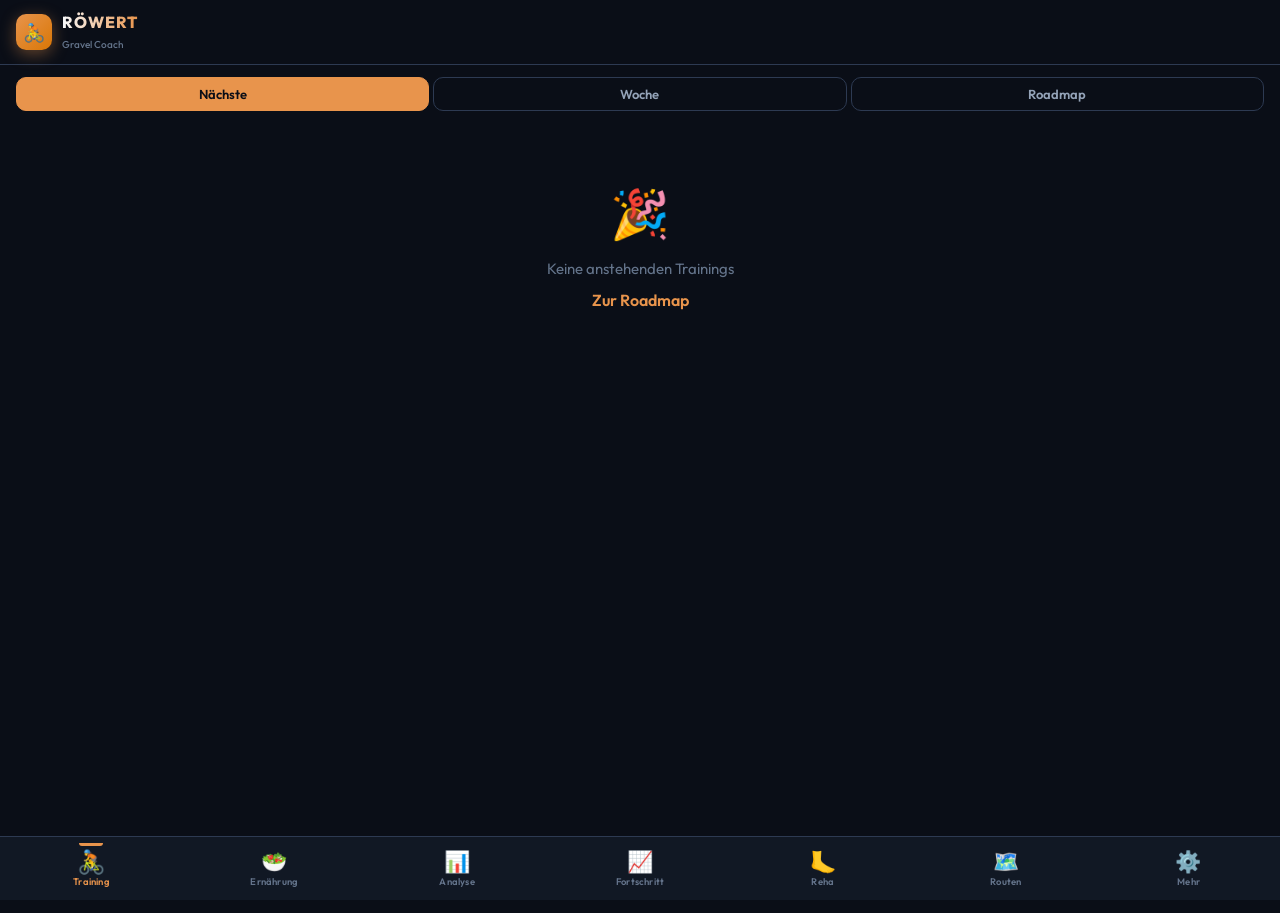
<file: index.html>
<!DOCTYPE html>
<html lang="de">
<head>
    <meta charset="UTF-8">
    <meta name="viewport" content="width=device-width, initial-scale=1.0, maximum-scale=1.0, user-scalable=no, viewport-fit=cover">
    <title>Röwert - Gravel Coach</title>

    <!-- PWA Meta -->
    <link rel="manifest" href="manifest.json">
    <meta name="theme-color" content="#0A0E17">
    <meta name="apple-mobile-web-app-capable" content="yes">
    <meta name="apple-mobile-web-app-status-bar-style" content="black-translucent">
    <meta name="apple-mobile-web-app-title" content="Röwert">
    <link rel="apple-touch-icon" href="icon-192.png">

    <!-- Fonts -->
    <link rel="preconnect" href="https://fonts.googleapis.com">
    <link rel="preconnect" href="https://fonts.gstatic.com" crossorigin>
    <link href="https://fonts.googleapis.com/css2?family=JetBrains+Mono:wght@400;600&family=Outfit:wght@400;500;600;700;800&display=swap" rel="stylesheet">

    <!-- Styles -->
    <link rel="stylesheet" href="css/base.css?v=3">
    <link rel="stylesheet" href="css/nav.css?v=4">
    <link rel="stylesheet" href="css/training.css?v=10">
    <link rel="stylesheet" href="css/analyse.css?v=3">
    <link rel="stylesheet" href="css/ernaehrung.css?v=1">
    <link rel="stylesheet" href="css/mehr.css?v=2">
    <link rel="stylesheet" href="css/routen.css?v=4">
    <link rel="stylesheet" href="css/fortschritt.css?v=2">
    <link rel="stylesheet" href="css/reha.css?v=1">
</head>
<body>

    <!-- App Header -->
    <div class="app-header">
        <div class="logo">
            <div class="logo-icon">🚴</div>
            <div class="logo-text">
                <h1>RÖWERT</h1>
                <span>Gravel Coach</span>
            </div>
        </div>
        <div class="app-header-actions"></div>
    </div>

    <!-- Tab: Training -->
    <div class="tab-content active" id="tab-training">
        <!-- Sub-Navigation: Kalender / Woche / Roadmap -->
        <div class="training-subnav">
            <button class="training-subnav-btn active" data-view="next" onclick="switchTrainingView('next')">Nächste</button>
            <button class="training-subnav-btn" data-view="week" onclick="switchTrainingView('week')">Woche</button>
            <button class="training-subnav-btn" data-view="roadmap" onclick="switchTrainingView('roadmap')">Roadmap</button>
        </div>
        <div id="training-content"></div>
    </div>

    <!-- Tab: Ernährung -->
    <div class="tab-content" id="tab-ernaehrung">
        <div id="ernaehrung-content"></div>
    </div>

    <!-- Tab: Analyse -->
    <div class="tab-content" id="tab-analyse">
        <div id="analyse-content"></div>
    </div>

    <!-- Tab: Fortschritt -->
    <div class="tab-content" id="tab-fortschritt">
        <div id="fortschritt-content"></div>
    </div>

    <!-- Tab: Reha -->
    <div class="tab-content" id="tab-reha">
        <div id="reha-content"></div>
    </div>

    <!-- Tab: Routen -->
    <div class="tab-content" id="tab-routen">
        <div id="routen-content"></div>
    </div>

    <!-- Tab: Mehr / Einstellungen -->
    <div class="tab-content" id="tab-mehr">
        <div id="mehr-content"></div>
    </div>

    <!-- Bottom Navigation -->
    <nav class="bottom-nav">
        <button class="nav-item active" data-tab="training" onclick="switchTab('training')">
            <span class="nav-icon">🚴</span>
            <span>Training</span>
        </button>
        <button class="nav-item" data-tab="ernaehrung" onclick="switchTab('ernaehrung')">
            <span class="nav-icon">🥗</span>
            <span>Ernährung</span>
        </button>
        <button class="nav-item" data-tab="analyse" onclick="switchTab('analyse')">
            <span class="nav-icon">📊</span>
            <span>Analyse</span>
        </button>
        <button class="nav-item" data-tab="fortschritt" onclick="switchTab('fortschritt')">
            <span class="nav-icon">📈</span>
            <span>Fortschritt</span>
        </button>
        <button class="nav-item" data-tab="reha" onclick="switchTab('reha')">
            <span class="nav-icon">🦶</span>
            <span>Reha</span>
        </button>
        <button class="nav-item" data-tab="routen" onclick="switchTab('routen')">
            <span class="nav-icon">🗺️</span>
            <span>Routen</span>
        </button>
        <button class="nav-item" data-tab="mehr" onclick="switchTab('mehr')">
            <span class="nav-icon">⚙️</span>
            <span>Mehr</span>
        </button>
    </nav>

    <!-- Workout Detail Fullscreen View -->
    <div class="fullscreen-view" id="workout-detail-view"></div>

    <!-- Route Detail Fullscreen View -->
    <div class="fullscreen-view" id="route-detail-view"></div>

    <!-- Import Modal -->
    <div class="modal-overlay" id="modal-import">
        <div class="modal-content">
            <div class="modal-header">
                <h2 class="modal-title">Plan Import</h2>
                <button class="modal-close" onclick="closeImport()">✕</button>
            </div>
            <div class="modal-body">
                <div class="toggle-group">
                    <button class="toggle-btn active" id="mode-replace" onclick="setImportMode('replace')">Ersetzen</button>
                    <button class="toggle-btn" id="mode-merge" onclick="setImportMode('merge')">Zusammenführen</button>
                </div>
                <div class="form-group">
                    <label class="form-label">JSON Daten</label>
                    <textarea class="form-input" id="import-text" placeholder='{"workouts": [...], "ftp": 185}' style="min-height:120px;"></textarea>
                </div>
                <button class="btn-primary" onclick="handleImport()">Importieren</button>
            </div>
        </div>
    </div>


    <!-- Log Workout Modal -->
    <div class="modal-overlay" id="modal-log">
        <div class="modal-content">
            <div class="modal-header">
                <h2 class="modal-title">Training loggen</h2>
                <button class="modal-close" onclick="closeLog()">✕</button>
            </div>
            <div class="modal-body">
                <div style="margin-bottom:16px;">
                    <div style="font-size:16px;font-weight:700;" id="log-title"></div>
                    <div style="font-size:13px;color:var(--text-muted);" id="log-date"></div>
                </div>

                <!-- Strava Activity Selector -->
                <div id="strava-selector" style="display: none;">
                    <div class="form-group">
                        <label class="form-label">Aktivität auswählen</label>
                        <button class="btn-strava" id="btn-load-strava" onclick="loadStravaActivitiesForLog()">
                            🔄 Aktivitäten laden
                        </button>
                        <div id="strava-activities-list" style="margin-top:8px;"></div>
                    </div>
                    <div class="divider"></div>
                </div>

                <div class="form-row">
                    <div class="form-group">
                        <label class="form-label">Dauer (min)</label>
                        <input type="number" class="form-input" id="log-duration" placeholder="60">
                    </div>
                    <div class="form-group">
                        <label class="form-label">Ø Leistung (W)</label>
                        <input type="number" class="form-input" id="log-power" placeholder="optional">
                    </div>
                </div>

                <div class="form-row">
                    <div class="form-group">
                        <label class="form-label">Normalisiert (NP)</label>
                        <input type="number" class="form-input" id="log-np" placeholder="optional">
                    </div>
                    <div class="form-group">
                        <label class="form-label">Distanz (km)</label>
                        <input type="number" class="form-input" id="log-distance" placeholder="optional" step="0.1">
                    </div>
                </div>

                <div class="form-row">
                    <div class="form-group">
                        <label class="form-label">Ø Herzfrequenz</label>
                        <input type="number" class="form-input" id="log-avghr" placeholder="optional">
                    </div>
                    <div class="form-group">
                        <label class="form-label">Max Herzfrequenz</label>
                        <input type="number" class="form-input" id="log-maxhr" placeholder="optional">
                    </div>
                </div>

                <div class="form-row">
                    <div class="form-group">
                        <label class="form-label">Kalorien</label>
                        <input type="number" class="form-input" id="log-calories" placeholder="optional">
                    </div>
                    <div class="form-group">
                        <label class="form-label">TSS</label>
                        <input type="number" class="form-input" id="log-tss" placeholder="optional">
                    </div>
                </div>

                <div class="form-group">
                    <label class="form-label">Wie fühlte es sich an?</label>
                    <div class="feeling-row" id="feeling-row">
                        <button class="feeling-btn" data-value="1">😫</button>
                        <button class="feeling-btn" data-value="2">😕</button>
                        <button class="feeling-btn" data-value="3">😐</button>
                        <button class="feeling-btn" data-value="4">🙂</button>
                        <button class="feeling-btn active" data-value="5">💪</button>
                    </div>
                </div>

                <div class="form-group">
                    <label class="form-label">Notizen</label>
                    <textarea class="form-input" id="log-notes" placeholder="Wie lief's? Intervalle geschafft?" style="min-height: 80px;"></textarea>
                </div>

                <button class="btn-primary" onclick="saveLog()">Speichern</button>
            </div>
        </div>
    </div>

    <!-- Edit Workout Modal -->
    <div class="modal-overlay" id="modal-edit">
        <div class="modal-content">
            <div class="modal-header">
                <h2 class="modal-title">Workout bearbeiten</h2>
                <button class="modal-close" onclick="closeEdit()">✕</button>
            </div>
            <div class="modal-body">
                <div class="form-group">
                    <label class="form-label">Datum</label>
                    <input type="date" class="form-input" id="edit-date">
                </div>
                <div class="form-group">
                    <label class="form-label">Titel</label>
                    <input type="text" class="form-input" id="edit-title">
                </div>
                <div class="form-group">
                    <label class="form-label">Dauer</label>
                    <input type="text" class="form-input" id="edit-duration" placeholder="z.B. 1h oder 90m">
                </div>
                <div class="form-group">
                    <label class="form-label">Beschreibung</label>
                    <textarea class="form-input" id="edit-desc" style="min-height: 60px;"></textarea>
                </div>
                <div class="form-group">
                    <label class="form-label">Nutrition</label>
                    <textarea class="form-input" id="edit-nutrition" style="min-height: 60px;"></textarea>
                </div>
                <div class="form-group">
                    <label class="form-label">Coach-Notiz</label>
                    <textarea class="form-input" id="edit-coach-notes" placeholder="Anpassungshinweise vom AI Coach" style="min-height: 60px;"></textarea>
                </div>
                <button class="btn-primary" onclick="saveEdit()">Speichern</button>
                <div class="divider"></div>
                <button class="btn-danger" onclick="deleteWorkoutFromEdit()">Workout löschen</button>
            </div>
        </div>
    </div>

    <!-- Messung Modal (Fortschritt) -->
    <div class="modal-overlay" id="modal-messung">
        <div class="modal-content">
            <div class="modal-header">
                <h2 class="modal-title">Messung eintragen</h2>
                <button class="modal-close" onclick="closeMessung()">✕</button>
            </div>
            <div class="modal-body">
                <div class="form-group">
                    <label class="form-label">Datum</label>
                    <input type="date" class="form-input" id="mess-datum">
                </div>
                <div class="form-row">
                    <div class="form-group">
                        <label class="form-label">Gewicht (kg)</label>
                        <input type="number" step="0.1" inputmode="decimal" class="form-input" id="mess-gewicht" placeholder="76.0">
                    </div>
                    <div class="form-group">
                        <label class="form-label">Bauchumfang (cm)</label>
                        <input type="number" step="0.1" inputmode="decimal" class="form-input" id="mess-bauch" placeholder="optional">
                    </div>
                </div>
                <div class="form-group">
                    <label class="form-label" style="display:flex;align-items:center;gap:8px;cursor:pointer;">
                        <input type="checkbox" id="mess-inbody" onchange="toggleInbodyField()"> InBody-Messung (KFA-Wert)
                    </label>
                    <input type="number" step="0.1" inputmode="decimal" class="form-input" id="mess-kfa" placeholder="KFA %" style="display:none;margin-top:8px;">
                </div>
                <div class="form-group">
                    <label class="form-label">Notiz</label>
                    <input type="text" class="form-input" id="mess-notiz" placeholder="optional">
                </div>
                <button class="btn-primary" onclick="saveMessung()">Speichern</button>
                <div class="divider"></div>
                <button class="btn-danger" id="mess-delete-btn" onclick="deleteMessung()" style="display:none;">Messung löschen</button>
            </div>
        </div>
    </div>

    <!-- Fortschritt Import Modal -->
    <div class="modal-overlay" id="modal-fsimport">
        <div class="modal-content">
            <div class="modal-header">
                <h2 class="modal-title">Fortschritt importieren</h2>
                <button class="modal-close" onclick="closeFsImport()">✕</button>
            </div>
            <div class="modal-body">
                <p style="font-size:13px;color:var(--text-secondary);margin-bottom:10px;">
                    JSON einfügen (Format <code>{ ziele, messungen }</code>) — z.&nbsp;B. per „Exportieren" von einem anderen Gerät kopiert.
                </p>
                <textarea class="form-input" id="fsimport-text" placeholder='{"ziele": {...}, "messungen": [...]}' style="min-height:140px;font-family:'JetBrains Mono',monospace;font-size:12px;"></textarea>
                <button class="btn-primary" onclick="importFortschritt()">Importieren</button>
            </div>
        </div>
    </div>

    <!-- Scripts -->
    <script src="js/weather.js?v=3"></script>
    <script src="js/strava.js?v=6"></script>
    <script src="js/intervals.js?v=7"></script>
    <script src="js/komoot.js?v=1"></script>
    <script src="js/routen.js?v=6"></script>
    <script src="js/sync.js?v=3"></script>
    <script src="js/training.js?v=9"></script>
    <script src="js/analyse.js?v=3"></script>
    <script src="js/ernaehrung.js?v=1"></script>
    <script src="js/mehr.js?v=5"></script>
    <script src="js/fortschritt-seed.js?v=1"></script>
    <script src="js/fortschritt.js?v=2"></script>
    <script src="js/reha.js?v=1"></script>
    <script src="js/app.js?v=11"></script>
</body>
</html>
</file>
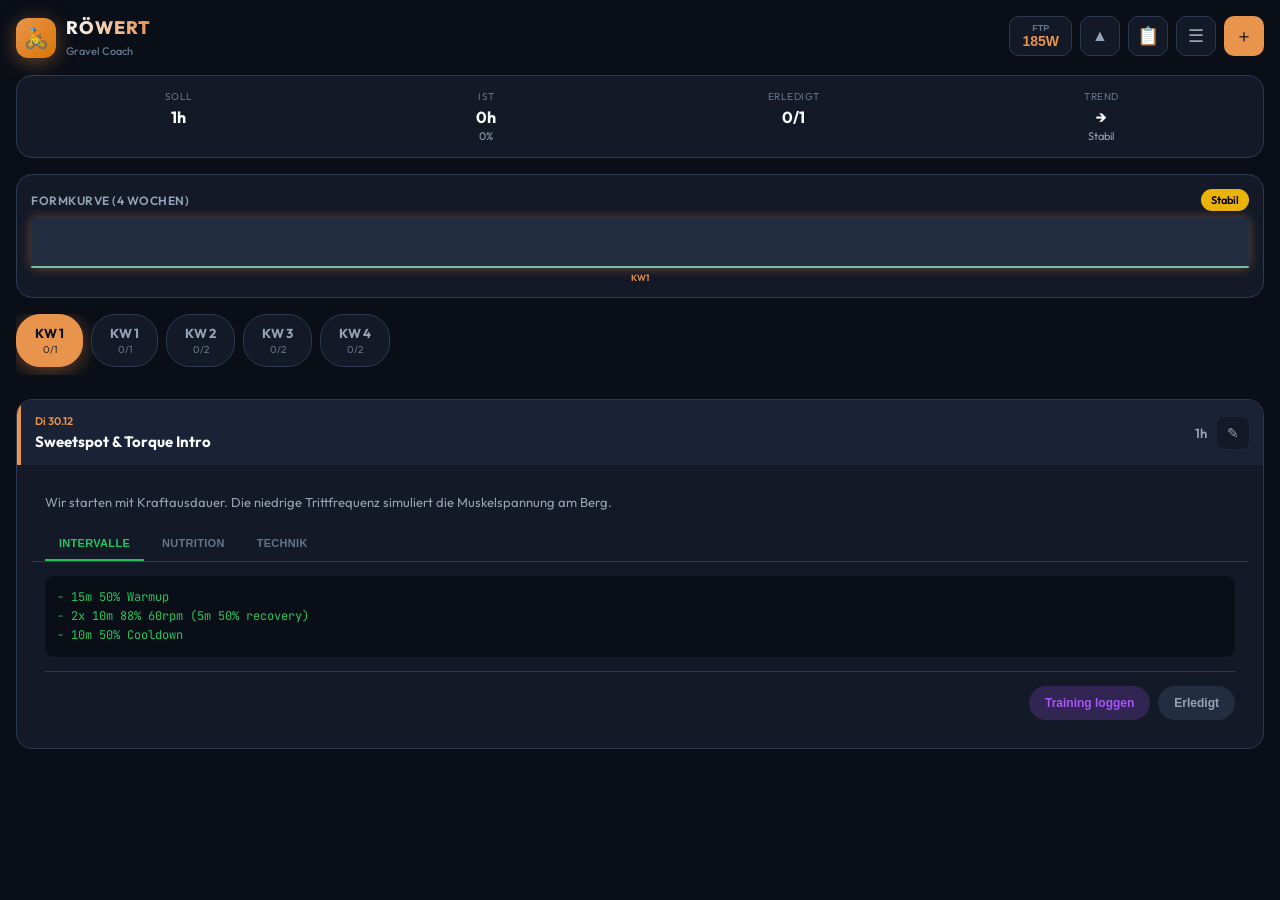
<file: index_old.html>
<!DOCTYPE html>
<html lang="de">
<head>
    <meta charset="UTF-8">
    <meta name="viewport" content="width=device-width, initial-scale=1.0, maximum-scale=1.0, user-scalable=no, viewport-fit=cover">
    <title>Röwert - Gravel Coach</title>
    
    <!-- PWA Meta -->
    <link rel="manifest" href="manifest.json">
    <meta name="theme-color" content="#0A0E17">
    <meta name="apple-mobile-web-app-capable" content="yes">
    <meta name="apple-mobile-web-app-status-bar-style" content="black-translucent">
    <meta name="apple-mobile-web-app-title" content="Röwert">
    <link rel="apple-touch-icon" href="icon-192.png">
    
    <!-- Fonts -->
    <link rel="preconnect" href="https://fonts.googleapis.com">
    <link rel="preconnect" href="https://fonts.gstatic.com" crossorigin>
    <link href="https://fonts.googleapis.com/css2?family=JetBrains+Mono:wght@400;600&family=Outfit:wght@400;500;600;700;800&display=swap" rel="stylesheet">



    <style>
        :root {
            --bg-deep: #0A0E17;
            --bg-card: #131927;
            --bg-card-light: #1A2235;
            --bg-elevated: #232D42;
            
            --accent-primary: #E8944C;
            --accent-glow: rgba(232, 148, 76, 0.4);
            --accent-secondary: #4ECDC4;
            
            --status-green: #22C55E;
            --status-red: #EF4444;
            --status-blue: #3B82F6;
            --status-purple: #A855F7;
            --status-yellow: #EAB308;
            
            --text-primary: #F8FAFC;
            --text-secondary: #94A3B8;
            --text-muted: #64748B;
            
            --border: #2D3A52;
            --radius: 16px;
            --radius-sm: 10px;
            
            --safe-top: env(safe-area-inset-top, 0px);
            --safe-bottom: env(safe-area-inset-bottom, 0px);
        }

        * {
            margin: 0;
            padding: 0;
            box-sizing: border-box;
            -webkit-tap-highlight-color: transparent;
        }

        body {
            font-family: 'Outfit', -apple-system, sans-serif;
            background: var(--bg-deep);
            color: var(--text-primary);
            min-height: 100vh;
            min-height: 100dvh;
            overflow-x: hidden;
            padding-top: var(--safe-top);
            padding-bottom: var(--safe-bottom);
        }

        /* Scrollbar */
        ::-webkit-scrollbar { width: 4px; height: 4px; }
        ::-webkit-scrollbar-track { background: transparent; }
        ::-webkit-scrollbar-thumb { background: var(--bg-elevated); border-radius: 4px; }

        /* ============================================
           HEADER
        ============================================ */
        .header {
            position: sticky;
            top: 0;
            z-index: 100;
            background: linear-gradient(to bottom, var(--bg-deep) 0%, var(--bg-deep) 80%, transparent 100%);
            padding: 16px 16px 24px;
        }

        .header-top {
            display: flex;
            justify-content: space-between;
            align-items: flex-start;
            margin-bottom: 16px;
        }

        .logo {
            display: flex;
            align-items: center;
            gap: 10px;
        }

        .logo-icon {
            width: 40px;
            height: 40px;
            background: linear-gradient(135deg, var(--accent-primary), #D97706);
            border-radius: 12px;
            display: flex;
            align-items: center;
            justify-content: center;
            font-size: 20px;
            box-shadow: 0 4px 20px var(--accent-glow);
        }

        .logo-text h1 {
            font-size: 18px;
            font-weight: 800;
            letter-spacing: 1px;
            background: linear-gradient(90deg, var(--text-primary), var(--accent-primary));
            -webkit-background-clip: text;
            -webkit-text-fill-color: transparent;
        }

        .logo-text span {
            font-size: 11px;
            color: var(--text-muted);
            font-weight: 500;
        }

        .header-actions {
            display: flex;
            gap: 8px;
        }

        .btn-ftp {
            background: var(--bg-card);
            border: 1px solid var(--border);
            border-radius: var(--radius-sm);
            padding: 6px 12px;
            display: flex;
            flex-direction: column;
            align-items: center;
            cursor: pointer;
            transition: all 0.2s;
        }

        .btn-ftp:hover { background: var(--bg-card-light); }
        .btn-ftp .label { font-size: 9px; color: var(--text-muted); font-weight: 600; }
        .btn-ftp .value { font-size: 14px; color: var(--accent-primary); font-weight: 700; }

        .btn-icon {
            width: 40px;
            height: 40px;
            border-radius: var(--radius-sm);
            border: none;
            display: flex;
            align-items: center;
            justify-content: center;
            font-size: 18px;
            cursor: pointer;
            transition: all 0.2s;
        }

        .btn-import {
            background: var(--accent-primary);
            color: var(--bg-deep);
        }

        .btn-import:hover { transform: scale(1.05); }

        .btn-view {
            background: var(--bg-card);
            border: 1px solid var(--border);
            color: var(--text-secondary);
        }

        .btn-view:hover { background: var(--bg-card-light); }
        .btn-view.active { background: var(--accent-secondary); color: var(--bg-deep); }

        /* ============================================
           WEEK SUMMARY BAR
        ============================================ */
        .week-summary {
            background: var(--bg-card);
            border: 1px solid var(--border);
            border-radius: var(--radius);
            padding: 14px;
            margin-bottom: 16px;
            display: grid;
            grid-template-columns: repeat(4, 1fr);
            gap: 12px;
        }

        .summary-item {
            text-align: center;
        }

        .summary-item .label {
            font-size: 10px;
            color: var(--text-muted);
            text-transform: uppercase;
            letter-spacing: 0.5px;
            margin-bottom: 4px;
        }

        .summary-item .value {
            font-size: 16px;
            font-weight: 700;
            color: var(--text-primary);
        }

        .summary-item .sub {
            font-size: 11px;
            color: var(--text-secondary);
            margin-top: 2px;
        }

        .trend-up { color: var(--status-green); }
        .trend-down { color: var(--status-red); }
        .trend-neutral { color: var(--text-muted); }

        /* ============================================
           FORM CURVE
        ============================================ */
        .form-curve {
            background: var(--bg-card);
            border: 1px solid var(--border);
            border-radius: var(--radius);
            padding: 14px;
            margin-bottom: 16px;
        }

        .form-curve-header {
            display: flex;
            justify-content: space-between;
            align-items: center;
            margin-bottom: 12px;
        }

        .form-curve-title {
            font-size: 12px;
            font-weight: 600;
            color: var(--text-secondary);
            text-transform: uppercase;
            letter-spacing: 0.5px;
        }

        .form-status {
            font-size: 11px;
            font-weight: 600;
            padding: 4px 10px;
            border-radius: 20px;
        }

        .form-status.fresh { background: var(--status-green); color: #000; }
        .form-status.building { background: var(--status-blue); color: #fff; }
        .form-status.tired { background: var(--status-yellow); color: #000; }
        .form-status.overreaching { background: var(--status-red); color: #fff; }

        .form-bars {
            display: flex;
            align-items: flex-end;
            gap: 6px;
            height: 60px;
        }

        .form-bar-wrapper {
            flex: 1;
            display: flex;
            flex-direction: column;
            align-items: center;
            gap: 4px;
        }

        .form-bar {
            width: 100%;
            background: var(--bg-elevated);
            border-radius: 4px;
            position: relative;
            min-height: 8px;
            transition: all 0.3s ease;
        }

        .form-bar-fill {
            position: absolute;
            bottom: 0;
            left: 0;
            right: 0;
            background: linear-gradient(to top, var(--accent-primary), var(--accent-secondary));
            border-radius: 4px;
            transition: height 0.5s ease;
        }

        .form-bar-label {
            font-size: 9px;
            color: var(--text-muted);
            font-weight: 600;
        }

        .form-bar-wrapper.current .form-bar {
            box-shadow: 0 0 12px var(--accent-glow);
        }

        .form-bar-wrapper.current .form-bar-label {
            color: var(--accent-primary);
        }

        /* ============================================
           WEEK TABS
        ============================================ */
        .week-tabs {
            display: flex;
            gap: 8px;
            overflow-x: auto;
            padding-bottom: 8px;
            scrollbar-width: none;
        }

        .week-tabs::-webkit-scrollbar { display: none; }

        .week-tab {
            flex-shrink: 0;
            background: var(--bg-card);
            border: 1px solid var(--border);
            border-radius: 24px;
            padding: 10px 18px;
            cursor: pointer;
            transition: all 0.2s;
            text-align: center;
        }

        .week-tab:hover { background: var(--bg-card-light); }

        .week-tab.active {
            background: var(--accent-primary);
            border-color: var(--accent-primary);
            box-shadow: 0 4px 20px var(--accent-glow);
        }

        .week-tab .week-num {
            font-size: 13px;
            font-weight: 700;
            color: var(--text-secondary);
        }

        .week-tab.active .week-num { color: var(--bg-deep); }

        .week-tab .week-progress {
            font-size: 10px;
            color: var(--text-muted);
            margin-top: 2px;
        }

        .week-tab.active .week-progress { color: var(--bg-deep); opacity: 0.8; }

        /* ============================================
           CONTENT
        ============================================ */
        .content {
            padding: 0 16px 100px;
        }

        /* ============================================
           WORKOUT CARDS
        ============================================ */
        .workout-card {
            background: var(--bg-card);
            border: 1px solid var(--border);
            border-radius: var(--radius);
            margin-bottom: 16px;
            overflow: hidden;
            transition: all 0.3s;
        }

        .workout-card.completed {
            opacity: 0.5;
            filter: grayscale(0.3);
        }

        .workout-card.is-today {
            border-color: var(--accent-primary);
            box-shadow: 0 0 30px var(--accent-glow), inset 0 0 30px rgba(232, 148, 76, 0.05);
        }

        .card-header {
            display: flex;
            background: var(--bg-card-light);
        }

        .intensity-bar {
            width: 4px;
            flex-shrink: 0;
        }

        .intensity-bar.recovery { background: var(--status-green); }
        .intensity-bar.endurance { background: var(--status-blue); }
        .intensity-bar.threshold { background: var(--status-red); }
        .intensity-bar.sweetspot { background: var(--accent-primary); }

        .card-header-content {
            flex: 1;
            display: flex;
            justify-content: space-between;
            align-items: center;
            padding: 14px;
            gap: 12px;
        }

        .card-header-left {
            flex: 1;
            min-width: 0;
        }

        .card-date-row {
            display: flex;
            align-items: center;
            gap: 8px;
            margin-bottom: 4px;
        }

        .card-date {
            font-size: 11px;
            font-weight: 600;
            color: var(--accent-primary);
        }

        .today-badge {
            background: var(--accent-primary);
            color: var(--bg-deep);
            font-size: 9px;
            font-weight: 700;
            padding: 2px 8px;
            border-radius: 10px;
            text-transform: uppercase;
            letter-spacing: 0.5px;
            animation: pulse-glow 2s infinite;
        }

        @keyframes pulse-glow {
            0%, 100% { box-shadow: 0 0 8px var(--accent-glow); }
            50% { box-shadow: 0 0 20px var(--accent-glow); }
        }

        .card-title {
            font-size: 15px;
            font-weight: 700;
            color: var(--text-primary);
            white-space: nowrap;
            overflow: hidden;
            text-overflow: ellipsis;
        }

        .card-header-right {
            display: flex;
            align-items: center;
            gap: 10px;
            flex-shrink: 0;
        }

        .card-duration {
            font-size: 13px;
            font-weight: 600;
            color: var(--text-secondary);
        }

        .btn-edit {
            width: 32px;
            height: 32px;
            border-radius: 8px;
            border: none;
            background: var(--bg-card);
            color: var(--text-secondary);
            cursor: pointer;
            transition: all 0.2s;
            display: flex;
            align-items: center;
            justify-content: center;
            font-size: 14px;
        }

        .btn-edit:hover, .btn-edit.active {
            background: var(--accent-primary);
            color: var(--bg-deep);
        }

        /* Card Body */
        .card-body {
            padding: 14px;
        }

        .card-body.compact { display: none; }

        .workout-card.compact-view .card-body.full { display: none; }
        .workout-card.compact-view .card-body.compact { display: flex; align-items: center; justify-content: space-between; }

        .card-desc {
            font-size: 13px;
            color: var(--text-secondary);
            line-height: 1.5;
            margin-bottom: 12px;
        }

        /* Weather Alert */
        .weather-alert {
            background: linear-gradient(90deg, rgba(234, 179, 8, 0.15), transparent);
            border-left: 3px solid var(--status-yellow);
            border-radius: 0 var(--radius-sm) var(--radius-sm) 0;
            padding: 10px 12px;
            margin-bottom: 12px;
            display: flex;
            align-items: center;
            gap: 10px;
        }

        .weather-alert.good {
            background: linear-gradient(90deg, rgba(34, 197, 94, 0.15), transparent);
            border-left-color: var(--status-green);
        }

        .weather-good {
            color: var(--status-green) !important;
        }

        .weather-icon {
            font-size: 24px;
        }

        .weather-info {
            flex: 1;
        }

        .weather-temp {
            font-size: 14px;
            font-weight: 700;
            color: var(--text-primary);
        }

        .weather-desc {
            font-size: 11px;
            color: var(--status-yellow);
        }

        /* Intervals Box */
        .intervals-box {
            background: var(--bg-deep);
            border-radius: var(--radius-sm);
            padding: 12px;
            margin-bottom: 12px;
        }

        .intervals-text {
            font-family: 'JetBrains Mono', monospace;
            font-size: 12px;
            color: var(--status-green);
            line-height: 1.6;
            white-space: pre-wrap;
        }

        /* Info Boxes */
        .info-box {
            border-radius: var(--radius-sm);
            padding: 12px;
            margin-bottom: 10px;
            border-left: 3px solid;
        }

        .info-box.nutrition {
            background: linear-gradient(90deg, rgba(239, 68, 68, 0.1), transparent);
            border-color: var(--status-red);
        }

        .info-box.technique {
            background: linear-gradient(90deg, rgba(59, 130, 246, 0.1), transparent);
            border-color: var(--status-blue);
        }

        .info-box.coach-notes {
            background: linear-gradient(90deg, rgba(168, 85, 247, 0.1), transparent);
            border-color: var(--status-purple);
        }

        .info-label {
            font-size: 10px;
            font-weight: 700;
            text-transform: uppercase;
            letter-spacing: 0.5px;
            margin-bottom: 4px;
        }

        .info-box.nutrition .info-label { color: var(--status-red); }
        .info-box.technique .info-label { color: var(--status-blue); }
        .info-box.coach-notes .info-label { color: var(--status-purple); }

        .info-text {
            font-size: 13px;
            color: var(--text-secondary);
            line-height: 1.4;
        }

        .btn-video {
            display: inline-flex;
            align-items: center;
            gap: 4px;
            background: #DC2626;
            color: #fff;
            font-size: 11px;
            font-weight: 700;
            padding: 6px 12px;
            border-radius: 6px;
            text-decoration: none;
            margin-top: 8px;
        }

        /* Comparison Box */
        .comparison-box {
            background: linear-gradient(90deg, rgba(168, 85, 247, 0.1), transparent);
            border-left: 3px solid var(--status-purple);
            border-radius: 0 var(--radius-sm) var(--radius-sm) 0;
            padding: 12px;
            margin-bottom: 12px;
        }

        .comparison-title {
            font-size: 10px;
            font-weight: 700;
            color: var(--status-purple);
            text-transform: uppercase;
            letter-spacing: 0.5px;
            margin-bottom: 10px;
        }

        .comparison-grid {
            display: grid;
            grid-template-columns: repeat(3, 1fr);
            gap: 12px;
        }

        .comparison-item .label {
            font-size: 10px;
            color: var(--text-muted);
            margin-bottom: 2px;
        }

        .comparison-item .value {
            font-size: 14px;
            font-weight: 700;
            color: var(--text-primary);
        }

        .comparison-item .diff {
            font-size: 11px;
            margin-top: 2px;
        }

        .comparison-item .diff.good { color: var(--status-green); }
        .comparison-item .diff.warn { color: var(--status-yellow); }

        .comparison-notes {
            font-size: 12px;
            color: var(--text-secondary);
            font-style: italic;
            margin-top: 10px;
            padding-top: 10px;
            border-top: 1px solid var(--border);
        }

        .comparison-feeling {
            font-size: 12px;
            color: var(--text-secondary);
            margin-top: 10px;
        }

        .comparison-feeling .label {
            color: var(--text-muted);
        }

        .strava-badge {
            background: #FC4C02;
            color: white;
            font-size: 9px;
            font-weight: 700;
            padding: 2px 6px;
            border-radius: 4px;
            margin-left: 8px;
            vertical-align: middle;
        }

        /* Card Actions */
        .card-actions {
            display: flex;
            justify-content: space-between;
            align-items: center;
            margin-top: 14px;
            padding-top: 14px;
            border-top: 1px solid var(--border);
        }

        .card-actions-left {
            display: flex;
            gap: 8px;
        }

        .card-actions-right {
            display: flex;
            gap: 8px;
        }

        .btn-action {
            padding: 10px 16px;
            border-radius: 24px;
            border: none;
            font-size: 12px;
            font-weight: 600;
            cursor: pointer;
            transition: all 0.2s;
            display: flex;
            align-items: center;
            gap: 6px;
        }

        .btn-delete {
            background: transparent;
            color: var(--status-red);
            padding: 10px 12px;
        }

        .btn-log {
            background: rgba(168, 85, 247, 0.2);
            color: var(--status-purple);
        }

        .btn-log:hover { background: rgba(168, 85, 247, 0.3); }

        .btn-complete {
            background: var(--bg-elevated);
            color: var(--text-secondary);
        }

        .btn-complete:hover { background: var(--bg-card-light); }

        .btn-complete.active {
            background: var(--accent-primary);
            color: var(--bg-deep);
        }

        /* Compact Card Actions */
        .compact-actions {
            display: flex;
            gap: 8px;
        }

        .compact-status {
            font-size: 12px;
            color: var(--text-muted);
        }

        /* ============================================
           MODALS
        ============================================ */
        .modal-overlay {
            position: fixed;
            inset: 0;
            background: rgba(0, 0, 0, 0.85);
            z-index: 1000;
            display: flex;
            align-items: flex-end;
            justify-content: center;
            opacity: 0;
            visibility: hidden;
            transition: all 0.3s;
        }

        .modal-overlay.active {
            opacity: 1;
            visibility: visible;
        }

        .modal-content {
            background: var(--bg-card);
            border-radius: var(--radius) var(--radius) 0 0;
            width: 100%;
            max-width: 500px;
            max-height: 85vh;
            overflow-y: auto;
            transform: translateY(100%);
            transition: transform 0.3s ease;
        }

        .modal-overlay.active .modal-content {
            transform: translateY(0);
        }

        .modal-header {
            display: flex;
            justify-content: space-between;
            align-items: center;
            padding: 20px;
            border-bottom: 1px solid var(--border);
            position: sticky;
            top: 0;
            background: var(--bg-card);
            z-index: 10;
        }

        .modal-title {
            font-size: 18px;
            font-weight: 700;
        }

        .modal-close {
            width: 32px;
            height: 32px;
            border-radius: 8px;
            border: none;
            background: var(--bg-elevated);
            color: var(--text-secondary);
            font-size: 18px;
            cursor: pointer;
            display: flex;
            align-items: center;
            justify-content: center;
        }

        .modal-body {
            padding: 20px;
        }

        /* Form Elements */
        .form-group {
            margin-bottom: 16px;
        }

        .form-label {
            display: block;
            font-size: 12px;
            font-weight: 600;
            color: var(--text-muted);
            margin-bottom: 6px;
            text-transform: uppercase;
            letter-spacing: 0.5px;
        }

        .form-input {
            width: 100%;
            background: var(--bg-deep);
            border: 1px solid var(--border);
            border-radius: var(--radius-sm);
            padding: 14px;
            font-size: 15px;
            color: var(--text-primary);
            font-family: inherit;
            transition: border-color 0.2s;
        }

        .form-input:focus {
            outline: none;
            border-color: var(--accent-primary);
        }

        .form-input::placeholder {
            color: var(--text-muted);
        }

        textarea.form-input {
            min-height: 120px;
            resize: vertical;
            font-family: 'JetBrains Mono', monospace;
            font-size: 13px;
        }

        .form-row {
            display: grid;
            grid-template-columns: 1fr 1fr;
            gap: 12px;
        }

        /* Toggle Buttons */
        .toggle-group {
            display: flex;
            gap: 8px;
            margin-bottom: 16px;
        }

        .toggle-btn {
            flex: 1;
            padding: 12px;
            border-radius: var(--radius-sm);
            border: 1px solid var(--border);
            background: var(--bg-card-light);
            color: var(--text-secondary);
            font-size: 13px;
            font-weight: 600;
            cursor: pointer;
            transition: all 0.2s;
        }

        .toggle-btn.active {
            background: var(--accent-primary);
            border-color: var(--accent-primary);
            color: var(--bg-deep);
        }

        /* Feeling Rating */
        .feeling-row {
            display: flex;
            gap: 8px;
        }

        .feeling-btn {
            flex: 1;
            aspect-ratio: 1;
            max-width: 50px;
            border-radius: 50%;
            border: 2px solid var(--border);
            background: var(--bg-card-light);
            font-size: 20px;
            cursor: pointer;
            transition: all 0.2s;
            opacity: 0.4;
        }

        .feeling-btn.active {
            opacity: 1;
            border-color: var(--accent-primary);
            background: rgba(232, 148, 76, 0.2);
            transform: scale(1.1);
        }

        /* Primary Button */
        .btn-primary {
            width: 100%;
            padding: 16px;
            border-radius: var(--radius-sm);
            border: none;
            background: var(--accent-primary);
            color: var(--bg-deep);
            font-size: 15px;
            font-weight: 700;
            cursor: pointer;
            transition: all 0.2s;
            margin-top: 8px;
        }

        .btn-primary:hover { transform: scale(1.02); }
        .btn-primary:disabled { opacity: 0.5; cursor: not-allowed; transform: none; }

        /* Strava Button */
        .btn-strava {
            width: 100%;
            padding: 14px;
            border-radius: var(--radius-sm);
            border: none;
            background: #FC4C02;
            color: #fff;
            font-size: 14px;
            font-weight: 700;
            cursor: pointer;
            display: flex;
            align-items: center;
            justify-content: center;
            gap: 8px;
            margin-bottom: 8px;
        }

        .btn-strava.connected {
            background: var(--bg-elevated);
            color: var(--status-red);
        }

        .strava-status {
            font-size: 12px;
            color: var(--status-green);
            text-align: center;
            margin-bottom: 8px;
        }

        /* Strava Selector */
        .btn-load-strava {
            width: 100%;
            padding: 12px;
            border-radius: var(--radius-sm);
            border: 1px dashed var(--border);
            background: transparent;
            color: #FC4C02;
            font-size: 13px;
            font-weight: 600;
            cursor: pointer;
            margin-bottom: 12px;
        }

        .btn-load-strava:hover {
            background: rgba(252, 76, 2, 0.1);
        }

        .btn-load-strava.loading {
            opacity: 0.6;
            pointer-events: none;
        }

        .strava-activities-list {
            max-height: 200px;
            overflow-y: auto;
            display: flex;
            flex-direction: column;
            gap: 8px;
        }

        .strava-activity-item {
            background: var(--bg-deep);
            border: 2px solid var(--border);
            border-radius: var(--radius-sm);
            padding: 12px;
            cursor: pointer;
            transition: all 0.2s;
        }

        .strava-activity-item:hover {
            border-color: #FC4C02;
        }

        .strava-activity-item.selected {
            border-color: #FC4C02;
            background: rgba(252, 76, 2, 0.1);
        }

        .strava-activity-name {
            font-size: 14px;
            font-weight: 600;
            color: var(--text-primary);
            margin-bottom: 4px;
        }

        .strava-activity-meta {
            font-size: 12px;
            color: var(--text-secondary);
            display: flex;
            gap: 12px;
            flex-wrap: wrap;
        }

        .strava-activity-meta span {
            display: flex;
            align-items: center;
            gap: 4px;
        }

        /* Danger Button */
        .btn-danger {
            width: 100%;
            padding: 12px;
            border-radius: var(--radius-sm);
            border: none;
            background: rgba(239, 68, 68, 0.15);
            color: var(--status-red);
            font-size: 13px;
            font-weight: 600;
            cursor: pointer;
        }

        /* Divider */
        .divider {
            height: 1px;
            background: var(--border);
            margin: 20px 0;
        }

        /* Log Workout Info */
        .log-workout-header {
            margin-bottom: 20px;
        }

        .log-workout-title {
            font-size: 18px;
            font-weight: 700;
            margin-bottom: 4px;
        }

        .log-workout-date {
            font-size: 13px;
            color: var(--accent-primary);
        }

        /* Empty State */
        .empty-state {
            text-align: center;
            padding: 60px 20px;
        }

        .empty-icon {
            font-size: 64px;
            margin-bottom: 16px;
        }

        .empty-text {
            font-size: 16px;
            color: var(--text-muted);
            margin-bottom: 12px;
        }

        .empty-link {
            color: var(--accent-primary);
            text-decoration: underline;
            cursor: pointer;
        }

        /* ============================================
           ANIMATIONS
        ============================================ */
        @keyframes fadeIn {
            from { opacity: 0; transform: translateY(10px); }
            to { opacity: 1; transform: translateY(0); }
        }

        .workout-card {
            animation: fadeIn 0.3s ease forwards;
        }

        /* ============================================
           UTILITY
        ============================================ */
        .hidden { display: none !important; }

        /* ============================================
           COLLAPSIBLE HEADER
        ============================================ */
        .header-collapsible {
            max-height: 500px;
            overflow: hidden;
            transition: max-height 0.4s ease, opacity 0.3s ease;
            opacity: 1;
        }

        .header-collapsible.collapsed {
            max-height: 0;
            opacity: 0;
        }

        .btn-collapse {
            width: 40px;
            height: 40px;
            border-radius: var(--radius-sm);
            border: 1px solid var(--border);
            background: var(--bg-card);
            color: var(--text-secondary);
            font-size: 16px;
            cursor: pointer;
            transition: all 0.3s;
            display: flex;
            align-items: center;
            justify-content: center;
        }

        .btn-collapse:hover { background: var(--bg-card-light); }

        .btn-collapse .chevron {
            display: inline-block;
            transition: transform 0.3s ease;
        }

        .btn-collapse.collapsed .chevron {
            transform: rotate(180deg);
        }

        /* ============================================
           HERO WORKOUT
        ============================================ */
        .hero-workout {
            background: linear-gradient(135deg, var(--bg-card) 0%, rgba(232, 148, 76, 0.12) 100%);
            border: 1px solid var(--accent-primary);
            border-radius: var(--radius);
            margin-bottom: 24px;
            overflow: hidden;
            position: relative;
            box-shadow: 0 0 40px var(--accent-glow), inset 0 0 40px rgba(232, 148, 76, 0.05);
            animation: heroGlow 3s ease-in-out infinite;
        }

        .hero-workout.completed {
            opacity: 0.6;
            filter: grayscale(0.3);
            animation: none;
            box-shadow: 0 0 20px rgba(34, 197, 94, 0.2);
            border-color: var(--status-green);
        }

        @keyframes heroGlow {
            0%, 100% { box-shadow: 0 0 30px var(--accent-glow), inset 0 0 30px rgba(232, 148, 76, 0.05); }
            50% { box-shadow: 0 0 50px var(--accent-glow), inset 0 0 50px rgba(232, 148, 76, 0.08); }
        }

        .hero-label {
            display: inline-flex;
            align-items: center;
            gap: 6px;
            background: var(--accent-primary);
            color: var(--bg-deep);
            font-size: 11px;
            font-weight: 700;
            padding: 6px 14px;
            border-radius: 0 0 var(--radius-sm) 0;
            text-transform: uppercase;
            letter-spacing: 1px;
        }

        .hero-body {
            padding: 20px;
        }

        .hero-title {
            font-size: 22px;
            font-weight: 800;
            color: var(--text-primary);
            margin-bottom: 4px;
        }

        .hero-meta {
            display: flex;
            align-items: center;
            gap: 12px;
            margin-bottom: 12px;
        }

        .hero-duration {
            font-size: 15px;
            font-weight: 600;
            color: var(--accent-primary);
        }

        .hero-intensity {
            font-size: 11px;
            font-weight: 700;
            padding: 3px 10px;
            border-radius: 12px;
            text-transform: uppercase;
        }

        .hero-intensity.recovery { background: rgba(34, 197, 94, 0.2); color: var(--status-green); }
        .hero-intensity.endurance { background: rgba(59, 130, 246, 0.2); color: var(--status-blue); }
        .hero-intensity.threshold { background: rgba(239, 68, 68, 0.2); color: var(--status-red); }
        .hero-intensity.sweetspot { background: rgba(232, 148, 76, 0.2); color: var(--accent-primary); }

        .hero-desc {
            font-size: 14px;
            color: var(--text-secondary);
            line-height: 1.6;
            margin-bottom: 16px;
        }

        .hero-actions {
            display: flex;
            gap: 10px;
            margin-top: 16px;
            padding-top: 16px;
            border-top: 1px solid var(--border);
        }

        .hero-actions .btn-action {
            padding: 12px 20px;
            font-size: 13px;
        }

        /* ============================================
           CARD TABS
        ============================================ */
        .card-tabs {
            display: flex;
            gap: 4px;
            padding: 0 14px;
            margin-bottom: 0;
            border-bottom: 1px solid var(--border);
            background: var(--bg-card);
        }

        .card-tab {
            padding: 10px 14px;
            font-size: 11px;
            font-weight: 700;
            text-transform: uppercase;
            letter-spacing: 0.3px;
            cursor: pointer;
            border: none;
            background: none;
            color: var(--text-muted);
            border-bottom: 2px solid transparent;
            transition: all 0.2s;
            white-space: nowrap;
        }

        .card-tab:hover {
            color: var(--text-secondary);
        }

        .card-tab.active {
            border-bottom-color: currentColor;
        }

        .card-tab.tab-intervals.active { color: var(--status-green); }
        .card-tab.tab-nutrition.active { color: var(--status-red); }
        .card-tab.tab-technique.active { color: var(--status-blue); }
        .card-tab.tab-coach.active { color: var(--status-purple); }

        .card-tab-content {
            display: none;
            padding: 14px;
        }

        .card-tab-content.active {
            display: block;
        }

        .card-body-always {
            padding: 14px;
        }

        .card-body-always .card-desc {
            margin-bottom: 0;
        }

        .card-body-always .weather-alert {
            margin-top: 12px;
            margin-bottom: 0;
        }

        .card-body-always .comparison-box {
            margin-top: 12px;
            margin-bottom: 0;
        }

        .card-body-tabbed .intervals-box {
            margin-bottom: 0;
        }

        .card-body-tabbed .info-box {
            margin-bottom: 0;
        }

        /* ============================================
           PLAN OVERVIEW
        ============================================ */
        /* ---- Plan Countdown ---- */
        .plan-countdown {
            background: linear-gradient(135deg, var(--bg-card) 0%, rgba(232, 148, 76, 0.15) 100%);
            border: 1px solid var(--accent-primary);
            border-radius: var(--radius);
            padding: 20px;
            margin-bottom: 20px;
            text-align: center;
            position: relative;
            overflow: hidden;
        }
        .plan-countdown::before {
            content: '';
            position: absolute;
            top: -50%;
            left: -50%;
            width: 200%;
            height: 200%;
            background: radial-gradient(circle, rgba(232, 148, 76, 0.08) 0%, transparent 70%);
            animation: countdownPulse 4s ease-in-out infinite;
        }
        @keyframes countdownPulse {
            0%, 100% { transform: scale(1); opacity: 0.5; }
            50% { transform: scale(1.1); opacity: 1; }
        }
        .plan-countdown-days {
            font-size: 48px;
            font-weight: 800;
            color: var(--accent-primary);
            line-height: 1;
            position: relative;
        }
        .plan-countdown-label {
            font-size: 14px;
            color: var(--text-secondary);
            margin-top: 4px;
            position: relative;
        }
        .plan-countdown-event {
            font-size: 12px;
            color: var(--text-muted);
            margin-top: 8px;
            position: relative;
        }

        /* ---- Plan Gesamtfortschritt ---- */
        .plan-stats {
            display: grid;
            grid-template-columns: 1fr 1fr 1fr;
            gap: 12px;
            margin-bottom: 20px;
        }
        .plan-stat-box {
            background: var(--bg-card);
            border: 1px solid var(--border);
            border-radius: var(--radius-sm);
            padding: 14px 10px;
            text-align: center;
        }
        .plan-stat-value {
            font-size: 22px;
            font-weight: 800;
            color: var(--text-primary);
            line-height: 1.2;
        }
        .plan-stat-label {
            font-size: 11px;
            color: var(--text-muted);
            text-transform: uppercase;
            letter-spacing: 0.5px;
            margin-top: 4px;
        }
        .plan-stat-sub {
            font-size: 11px;
            color: var(--text-secondary);
            margin-top: 2px;
        }
        .plan-progress-bar {
            width: 100%;
            height: 8px;
            background: var(--bg-elevated);
            border-radius: 4px;
            overflow: hidden;
            margin-bottom: 6px;
        }
        .plan-progress-fill {
            height: 100%;
            border-radius: 4px;
            transition: width 0.6s ease;
            background: linear-gradient(90deg, var(--accent-primary), var(--accent-secondary));
        }
        .plan-progress-text {
            font-size: 11px;
            color: var(--text-muted);
            text-align: right;
            margin-bottom: 16px;
        }

        /* ---- Volumen-Chart ---- */
        .plan-volume-chart {
            background: var(--bg-card);
            border: 1px solid var(--border);
            border-radius: var(--radius-sm);
            padding: 16px;
            margin-bottom: 20px;
        }
        .plan-volume-title {
            font-size: 12px;
            font-weight: 700;
            color: var(--text-secondary);
            text-transform: uppercase;
            letter-spacing: 0.5px;
            margin-bottom: 12px;
        }
        .plan-volume-bars {
            display: flex;
            align-items: flex-end;
            gap: 4px;
            height: 80px;
        }
        .plan-volume-bar-wrap {
            flex: 1;
            display: flex;
            flex-direction: column;
            align-items: center;
            height: 100%;
            justify-content: flex-end;
        }
        .plan-volume-bar {
            width: 100%;
            border-radius: 3px 3px 0 0;
            min-height: 2px;
            transition: height 0.4s ease;
        }
        .plan-volume-bar.past { background: var(--accent-secondary); opacity: 0.7; }
        .plan-volume-bar.current { background: var(--accent-primary); box-shadow: 0 0 8px var(--accent-glow); }
        .plan-volume-bar.future { background: var(--bg-elevated); border: 1px solid var(--border); border-bottom: none; }
        .plan-volume-bar-label {
            font-size: 9px;
            color: var(--text-muted);
            margin-top: 4px;
            font-family: 'JetBrains Mono', monospace;
        }
        .plan-volume-bar-hours {
            font-size: 8px;
            color: var(--text-muted);
            margin-bottom: 2px;
        }

        /* ---- Phasen-Header ---- */
        .plan-phase {
            margin-bottom: 20px;
        }
        .plan-phase-header {
            display: flex;
            align-items: center;
            gap: 10px;
            padding: 12px 14px;
            border-radius: var(--radius-sm);
            margin-bottom: 8px;
            cursor: pointer;
            transition: background 0.2s;
        }
        .plan-phase-header:hover { filter: brightness(1.1); }
        .plan-phase-header.phase-base { background: rgba(59, 130, 246, 0.15); border-left: 3px solid var(--status-blue); }
        .plan-phase-header.phase-build { background: rgba(232, 148, 76, 0.15); border-left: 3px solid var(--accent-primary); }
        .plan-phase-header.phase-peak { background: rgba(239, 68, 68, 0.15); border-left: 3px solid var(--status-red); }
        .plan-phase-header.phase-recovery { background: rgba(34, 197, 94, 0.15); border-left: 3px solid var(--status-green); }
        .plan-phase-header.phase-event { background: rgba(168, 85, 247, 0.15); border-left: 3px solid var(--status-purple); }
        .plan-phase-header.phase-test { background: rgba(234, 179, 8, 0.15); border-left: 3px solid var(--status-yellow); }
        .plan-phase-icon {
            font-size: 18px;
            flex-shrink: 0;
        }
        .plan-phase-info {
            flex: 1;
            min-width: 0;
        }
        .plan-phase-name {
            font-size: 14px;
            font-weight: 700;
            color: var(--text-primary);
        }
        .plan-phase-detail {
            font-size: 11px;
            color: var(--text-muted);
            margin-top: 2px;
        }
        .plan-phase-progress {
            width: 60px;
            flex-shrink: 0;
        }
        .plan-phase-progress-bar {
            width: 100%;
            height: 6px;
            background: rgba(255,255,255,0.1);
            border-radius: 3px;
            overflow: hidden;
        }
        .plan-phase-progress-fill {
            height: 100%;
            border-radius: 3px;
        }
        .plan-phase-progress-fill.phase-base { background: var(--status-blue); }
        .plan-phase-progress-fill.phase-build { background: var(--accent-primary); }
        .plan-phase-progress-fill.phase-peak { background: var(--status-red); }
        .plan-phase-progress-fill.phase-recovery { background: var(--status-green); }
        .plan-phase-progress-fill.phase-event { background: var(--status-purple); }
        .plan-phase-progress-fill.phase-test { background: var(--status-yellow); }
        .plan-phase-pct {
            font-size: 10px;
            color: var(--text-muted);
            text-align: right;
            margin-top: 2px;
        }
        .plan-phase-chevron {
            font-size: 12px;
            color: var(--text-muted);
            transition: transform 0.3s;
            flex-shrink: 0;
        }
        .plan-phase-chevron.collapsed { transform: rotate(-90deg); }

        .plan-phase-body {
            overflow: hidden;
            transition: max-height 0.4s ease;
        }
        .plan-phase-body.collapsed {
            max-height: 0 !important;
        }

        /* ---- Plan Wochen (verbessert) ---- */
        .plan-week {
            padding: 10px 0;
            border-bottom: 1px solid var(--border);
        }
        .plan-week:last-child { border-bottom: none; }
        .plan-week.current {
            border-left: 3px solid var(--accent-primary);
            padding-left: 12px;
            margin-left: -4px;
        }
        .plan-week-header {
            display: flex;
            justify-content: space-between;
            align-items: center;
            margin-bottom: 6px;
            font-size: 13px;
            font-weight: 700;
            color: var(--text-secondary);
            cursor: pointer;
        }
        .plan-week-header:hover { color: var(--text-primary); }
        .plan-week-right {
            display: flex;
            align-items: center;
            gap: 8px;
        }
        .plan-week-progress {
            font-size: 12px;
            font-weight: 600;
            color: var(--text-muted);
        }
        .plan-week-load {
            font-size: 10px;
            font-weight: 700;
            padding: 2px 8px;
            border-radius: 10px;
            text-transform: uppercase;
        }
        .plan-week-load.light { background: rgba(34, 197, 94, 0.2); color: var(--status-green); }
        .plan-week-load.medium { background: rgba(234, 179, 8, 0.2); color: var(--status-yellow); }
        .plan-week-load.hard { background: rgba(239, 68, 68, 0.2); color: var(--status-red); }
        .plan-week-trend {
            font-size: 12px;
            flex-shrink: 0;
        }
        .plan-week-types {
            display: flex;
            gap: 6px;
            margin-bottom: 6px;
            flex-wrap: wrap;
        }
        .plan-week-type-badge {
            font-size: 10px;
            font-weight: 600;
            padding: 2px 8px;
            border-radius: 10px;
        }
        .plan-week-chevron {
            font-size: 11px;
            color: var(--text-muted);
            transition: transform 0.3s;
        }
        .plan-week-chevron.collapsed { transform: rotate(-90deg); }
        .plan-week-body {
            overflow: hidden;
            transition: max-height 0.3s ease;
        }
        .plan-week-body.collapsed {
            max-height: 0 !important;
        }

        .plan-workout-row {
            display: flex;
            align-items: center;
            gap: 8px;
            padding: 6px 8px;
            border-radius: 6px;
            cursor: pointer;
            transition: background 0.15s;
            font-size: 13px;
        }
        .plan-workout-row:hover { background: var(--bg-elevated); }

        .plan-intensity-badge {
            font-size: 9px;
            font-weight: 700;
            padding: 2px 7px;
            border-radius: 8px;
            text-transform: uppercase;
            white-space: nowrap;
            flex-shrink: 0;
        }
        .plan-intensity-badge.recovery { background: rgba(34, 197, 94, 0.2); color: var(--status-green); }
        .plan-intensity-badge.endurance { background: rgba(59, 130, 246, 0.2); color: var(--status-blue); }
        .plan-intensity-badge.threshold { background: rgba(239, 68, 68, 0.2); color: var(--status-red); }
        .plan-intensity-badge.sweetspot { background: rgba(232, 148, 76, 0.2); color: var(--accent-primary); }
        .plan-intensity-badge.vo2max { background: rgba(168, 85, 247, 0.2); color: var(--status-purple); }
        .plan-intensity-badge.test { background: rgba(234, 179, 8, 0.2); color: var(--status-yellow); }
        .plan-intensity-badge.event { background: rgba(168, 85, 247, 0.3); color: var(--status-purple); }

        .plan-workout-date {
            color: var(--text-muted);
            font-size: 12px;
            min-width: 52px;
            font-family: 'JetBrains Mono', monospace;
        }
        .plan-workout-title {
            flex: 1;
            white-space: nowrap;
            overflow: hidden;
            text-overflow: ellipsis;
        }
        .plan-workout-interval-summary {
            font-size: 10px;
            color: var(--text-muted);
            white-space: nowrap;
            max-width: 80px;
            overflow: hidden;
            text-overflow: ellipsis;
        }
        .plan-workout-duration {
            color: var(--text-muted);
            font-size: 12px;
            white-space: nowrap;
        }
        .plan-workout-tss {
            font-size: 10px;
            font-weight: 600;
            color: var(--text-muted);
            font-family: 'JetBrains Mono', monospace;
            min-width: 28px;
            text-align: right;
        }
        .plan-workout-status {
            width: 20px;
            text-align: center;
            flex-shrink: 0;
            font-size: 14px;
        }
        .plan-workout-row.completed { opacity: 0.5; }
        .plan-workout-row.completed .plan-workout-title { text-decoration: line-through; }
        .plan-workout-row.is-today {
            background: rgba(232, 148, 76, 0.1);
            border: 1px solid rgba(232, 148, 76, 0.3);
        }

        .plan-empty {
            text-align: center;
            padding: 40px 20px;
            color: var(--text-muted);
            font-size: 14px;
        }

        /* ============================================
           RESPONSIVE HEADER
        ============================================ */
        @media (max-width: 420px) {
            .header-actions { gap: 4px; }
            .btn-icon { width: 34px; height: 34px; font-size: 16px; }
            .btn-collapse { width: 34px; height: 34px; font-size: 14px; }
            .btn-ftp { padding: 4px 8px; }
            .btn-ftp .value { font-size: 12px; }
            .btn-ftp .label { font-size: 8px; }
        }
    </style>
</head>
<body>
    <div class="header">
        <div class="header-top">
            <div class="logo">
                <div class="logo-icon">🚴</div>
                <div class="logo-text">
                    <h1>RÖWERT</h1>
                    <span>Gravel Coach</span>
                </div>
            </div>
            <div class="header-actions">
                <button class="btn-ftp" onclick="openSettings()">
                    <span class="label">FTP</span>
                    <span class="value" id="ftp-display">185W</span>
                </button>
                <button class="btn-collapse" id="btn-collapse" onclick="toggleHeaderCollapse()" title="Header einklappen">
                    <span class="chevron">▲</span>
                </button>
                <button class="btn-icon btn-view" onclick="openPlanOverview()" title="Gesamtplan">📋</button>
                <button class="btn-icon btn-view" onclick="toggleCompactMode()" id="btn-compact" title="Kompakt-Ansicht">☰</button>
                <button class="btn-icon btn-import" onclick="openImport()" title="Import">＋</button>
            </div>
        </div>

        <!-- Collapsible: Summary + Form Curve -->
        <div class="header-collapsible" id="header-collapsible">
            <!-- Week Summary -->
            <div class="week-summary" id="week-summary">
                <div class="summary-item">
                    <div class="label">Soll</div>
                    <div class="value" id="summary-target">0h</div>
                </div>
                <div class="summary-item">
                    <div class="label">Ist</div>
                    <div class="value" id="summary-actual">0h</div>
                    <div class="sub" id="summary-percent">0%</div>
                </div>
                <div class="summary-item">
                    <div class="label">Erledigt</div>
                    <div class="value" id="summary-completed">0/0</div>
                </div>
                <div class="summary-item">
                    <div class="label">Trend</div>
                    <div class="value" id="summary-trend">→</div>
                    <div class="sub" id="summary-trend-text">Stabil</div>
                </div>
            </div>

            <!-- Form Curve -->
            <div class="form-curve" id="form-curve">
                <div class="form-curve-header">
                    <span class="form-curve-title">Formkurve (4 Wochen)</span>
                    <span class="form-status" id="form-status">Aufbau</span>
                </div>
                <div class="form-bars" id="form-bars"></div>
            </div>
        </div>

        <!-- Week Tabs -->
        <div class="week-tabs" id="week-tabs"></div>
    </div>

    <div class="content" id="workout-list"></div>

    <!-- Import Modal -->
    <div class="modal-overlay" id="modal-import">
        <div class="modal-content">
            <div class="modal-header">
                <h2 class="modal-title">Plan Import</h2>
                <button class="modal-close" onclick="closeImport()">✕</button>
            </div>
            <div class="modal-body">
                <div class="toggle-group">
                    <button class="toggle-btn active" id="mode-replace" onclick="setImportMode('replace')">Ersetzen</button>
                    <button class="toggle-btn" id="mode-merge" onclick="setImportMode('merge')">Zusammenführen</button>
                </div>
                <div class="form-group">
                    <label class="form-label">JSON Daten</label>
                    <textarea class="form-input" id="import-text" placeholder='{"workouts": [...], "ftp": 185}'></textarea>
                </div>
                <button class="btn-primary" onclick="handleImport()">Importieren</button>
            </div>
        </div>
    </div>

    <!-- Settings Modal -->
    <div class="modal-overlay" id="modal-settings">
        <div class="modal-content">
            <div class="modal-header">
                <h2 class="modal-title">Einstellungen</h2>
                <button class="modal-close" onclick="closeSettings()">✕</button>
            </div>
            <div class="modal-body">
                <div class="form-group">
                    <label class="form-label">FTP (Watt)</label>
                    <input type="number" class="form-input" id="settings-ftp" value="185">
                </div>
                
                <div class="divider"></div>
                
                <button class="btn-strava" id="strava-btn" onclick="connectStrava()">
                    🔗 Mit Strava verbinden
                </button>
                <div class="strava-status" id="strava-status" style="display: none;"></div>
                
                <div class="divider"></div>

                <button class="btn-danger" onclick="resetData()">Alle Daten zurücksetzen</button>
            </div>
        </div>
    </div>

    <!-- Log Workout Modal -->
    <div class="modal-overlay" id="modal-log">
        <div class="modal-content">
            <div class="modal-header">
                <h2 class="modal-title">Training loggen</h2>
                <button class="modal-close" onclick="closeLog()">✕</button>
            </div>
            <div class="modal-body">
                <div class="log-workout-header">
                    <div class="log-workout-title" id="log-title"></div>
                    <div class="log-workout-date" id="log-date"></div>
                </div>

                <!-- Strava Activity Selector -->
                <div class="strava-selector" id="strava-selector" style="display: none;">
                    <div class="form-group">
                        <label class="form-label">Strava-Aktivität auswählen</label>
                        <button class="btn-load-strava" id="btn-load-strava" onclick="loadStravaActivitiesForLog()">
                            🔄 Strava-Aktivitäten laden
                        </button>
                        <div class="strava-activities-list" id="strava-activities-list"></div>
                    </div>
                    <div class="divider"></div>
                </div>

                <div class="form-row">
                    <div class="form-group">
                        <label class="form-label">Dauer (min)</label>
                        <input type="number" class="form-input" id="log-duration" placeholder="60">
                    </div>
                    <div class="form-group">
                        <label class="form-label">Ø Leistung (W)</label>
                        <input type="number" class="form-input" id="log-power" placeholder="optional">
                    </div>
                </div>

                <div class="form-row">
                    <div class="form-group">
                        <label class="form-label">Normalisiert (NP)</label>
                        <input type="number" class="form-input" id="log-np" placeholder="optional">
                    </div>
                    <div class="form-group">
                        <label class="form-label">Distanz (km)</label>
                        <input type="number" class="form-input" id="log-distance" placeholder="optional" step="0.1">
                    </div>
                </div>

                <div class="form-row">
                    <div class="form-group">
                        <label class="form-label">Ø Herzfrequenz</label>
                        <input type="number" class="form-input" id="log-avghr" placeholder="optional">
                    </div>
                    <div class="form-group">
                        <label class="form-label">Max Herzfrequenz</label>
                        <input type="number" class="form-input" id="log-maxhr" placeholder="optional">
                    </div>
                </div>

                <div class="form-row">
                    <div class="form-group">
                        <label class="form-label">Kalorien</label>
                        <input type="number" class="form-input" id="log-calories" placeholder="optional">
                    </div>
                    <div class="form-group">
                        <label class="form-label">TSS</label>
                        <input type="number" class="form-input" id="log-tss" placeholder="optional">
                    </div>
                </div>

                <div class="form-group">
                    <label class="form-label">Wie fühlte es sich an?</label>
                    <div class="feeling-row" id="feeling-row">
                        <button class="feeling-btn" data-value="1">😫</button>
                        <button class="feeling-btn" data-value="2">😕</button>
                        <button class="feeling-btn" data-value="3">😐</button>
                        <button class="feeling-btn" data-value="4">🙂</button>
                        <button class="feeling-btn active" data-value="5">💪</button>
                    </div>
                </div>

                <div class="form-group">
                    <label class="form-label">Notizen</label>
                    <textarea class="form-input" id="log-notes" placeholder="Wie lief's? Intervalle geschafft?" style="min-height: 80px;"></textarea>
                </div>

                <button class="btn-primary" onclick="saveLog()">Speichern</button>
            </div>
        </div>
    </div>

    <!-- Edit Workout Modal -->
    <div class="modal-overlay" id="modal-edit">
        <div class="modal-content">
            <div class="modal-header">
                <h2 class="modal-title">Workout bearbeiten</h2>
                <button class="modal-close" onclick="closeEdit()">✕</button>
            </div>
            <div class="modal-body">
                <div class="form-group">
                    <label class="form-label">Datum</label>
                    <input type="date" class="form-input" id="edit-date">
                </div>

                <div class="form-group">
                    <label class="form-label">Titel</label>
                    <input type="text" class="form-input" id="edit-title">
                </div>

                <div class="form-group">
                    <label class="form-label">Dauer</label>
                    <input type="text" class="form-input" id="edit-duration" placeholder="z.B. 1h oder 90m">
                </div>

                <div class="form-group">
                    <label class="form-label">Beschreibung</label>
                    <textarea class="form-input" id="edit-desc" style="min-height: 60px;"></textarea>
                </div>

                <div class="form-group">
                    <label class="form-label">Nutrition</label>
                    <textarea class="form-input" id="edit-nutrition" style="min-height: 60px;"></textarea>
                </div>

                <div class="form-group">
                    <label class="form-label">Coach-Notiz</label>
                    <textarea class="form-input" id="edit-coach-notes" placeholder="Anpassungshinweise vom AI Coach" style="min-height: 60px;"></textarea>
                </div>

                <button class="btn-primary" onclick="saveEdit()">Speichern</button>
                
                <div class="divider"></div>
                
                <button class="btn-danger" onclick="deleteWorkoutFromEdit()">🗑 Workout löschen</button>
            </div>
        </div>
    </div>

    <!-- Plan Overview Modal -->
    <div class="modal-overlay" id="modal-plan">
        <div class="modal-content">
            <div class="modal-header">
                <h2 class="modal-title">Trainingsplan Harzquerfahrt</h2>
                <button class="modal-close" onclick="closePlanOverview()">✕</button>
            </div>
            <div class="modal-body" id="plan-body"></div>
        </div>
    </div>

    <script>
        // ============================================
        // STATE
        // ============================================
        let workouts = [];
        let ftp = 185;
        let completed = {};
        let activityLogs = {};
        let selectedWeek = 0;
        let importMode = 'replace';
        let compactMode = false;
        let currentLogWorkoutId = null;
        let selectedFeeling = 5;
        let weatherCache = {};
        let headerCollapsed = false;

        // ============================================
        // STRAVA CONFIGURATION
        // ============================================
        const STRAVA_CLIENT_ID = '193172';
        const STRAVA_CLIENT_SECRET = ''; // entfernt 2026-05-03 (Secret rotiert, alter Wert tot). v1-Backup, nicht mehr funktional.
        const STRAVA_REDIRECT_URI = window.location.origin + window.location.pathname;
        
        let stravaTokens = null;
        let stravaActivities = [];
        let stravaActivityForLog = null;

        // ============================================
        // INITIAL DATA
        // ============================================
        const initialWorkouts = [
            {
                id: '2025-12-30_sweetspot',
                date: '2025-12-30',
                title: 'Sweetspot & Torque Intro',
                duration: '1h',
                desc: 'Wir starten mit Kraftausdauer. Die niedrige Trittfrequenz simuliert die Muskelspannung am Berg.',
                intervals: '- 15m 50% Warmup\n- 2x 10m 88% 60rpm (5m 50% recovery)\n- 10m 50% Cooldown',
                nutrition: '1 Flasche Wasser mit 1.5 Scoops Power Carb (ca. 70g)',
                technique: 'Runder Tritt: Ziehe das Pedal aktiv hoch.',
                video_url: 'https://www.youtube.com/watch?v=pdl92_gIDhw',
                coach_notes: ''
            },
            {
                id: '2026-01-04_endurance',
                date: '2026-01-04',
                title: 'Endurance & Low Cadence',
                duration: '2.5h',
                desc: 'Grundlage mit Kraft-Einlagen. Bei 60rpm ruhig im Oberkörper bleiben.',
                intervals: '- 20m 55%\n- 3x 10m 78% 60rpm (10m 55% R)\n- 80m 65% Endurance\n- 10m 50%',
                nutrition: 'Pro Stunde 1 Scoop Power Carb. Insg. 2.5 Scoops.',
                technique: 'Aerodynamik: Intervalle im Unterlenker.',
                video_url: 'https://www.youtube.com/watch?v=ldvFqQeKAFU',
                coach_notes: ''
            },
            {
                id: '2026-01-06_threshold',
                date: '2026-01-06',
                title: 'Threshold & RPM Contrast',
                duration: '1h',
                desc: 'Der Wechsel zwischen 60rpm und 95rpm bei gleicher Wattzahl schult die neuromuskuläre Effizienz.',
                intervals: '- 15m 55% Warmup\n- 3x 8m 95% (4m 60rpm / 4m 95rpm)\n- 10m 50%',
                nutrition: 'High Carb: 60g Carbs.',
                technique: 'Kadenz-Kontrolle: Kein Wippen im Sattel.',
                video_url: 'https://www.youtube.com/watch?v=Tq_wdIXXKcY',
                coach_notes: ''
            },
            {
                id: '2026-01-11_gravel',
                date: '2026-01-11',
                title: 'Long Gravel Ride',
                duration: '3h',
                desc: 'Suche bewusst schlechte Wege. Sand und Matsch für mehr Balance.',
                intervals: '- 180m 60-70% FTP Free Ride\n- 5x kurze Sand-Passagen',
                nutrition: '3 Scoops Power Carb + 1 Riegel nach 1.5h.',
                technique: 'Sand: Gewicht hinten, leichter Gang.',
                video_url: 'https://www.youtube.com/watch?v=M5fqQFSgB2Q',
                coach_notes: ''
            },
            {
                id: '2026-01-13_vo2max',
                date: '2026-01-13',
                title: 'VO2max Micro-Bursts',
                duration: '1h',
                desc: 'Kurz und hart. 30/30 Intervalle für maximale Sauerstoffaufnahme.',
                intervals: '- 15m 50%\n- 2x 10m (30s 120% / 30s 50%)\n- 15m 50%',
                nutrition: 'Wasser mit Elektrolyten.',
                technique: 'Wiegetritt: Erste 5 Sek. im Stehen.',
                video_url: 'https://www.youtube.com/watch?v=bOIs8MfkCME',
                coach_notes: ''
            },
            {
                id: '2026-01-18_biggear',
                date: '2026-01-18',
                title: 'Big Gear Endurance',
                duration: '3h',
                desc: 'Königsetappe. Kette rechts! Lange, flache Anstiege simulieren.',
                intervals: '- 30m 60%\n- 4x 15m 80-85% 60rpm (10m R)\n- Rest 65%',
                nutrition: '80g Carbs pro Stunde testen.',
                technique: 'Bike-Body-Separation in Kurven.',
                video_url: 'https://www.youtube.com/watch?v=GF0LfwuK-rc',
                coach_notes: ''
            },
            {
                id: '2026-01-20_recovery',
                date: '2026-01-20',
                title: 'Recovery Spin',
                duration: '45m',
                desc: 'Erholung. Locker kurbeln, Beine ausschütteln.',
                intervals: '- 45m 50-55% steady state',
                nutrition: 'Nur Wasser.',
                technique: 'Souplesse: Geschmeidig treten.',
                video_url: '',
                coach_notes: ''
            },
            {
                id: '2026-01-25_social',
                date: '2026-01-25',
                title: 'Social Ride',
                duration: '2h',
                desc: 'Spaßfahrt. Kopf frei. Keine roten Bereiche.',
                intervals: '- 120m HR < 75% Max',
                nutrition: '1 Riegel Reserve.',
                technique: 'Blickführung: Weit voraus schauen.',
                video_url: 'https://www.youtube.com/watch?v=t1Eqt6tZdw4',
                coach_notes: ''
            }
        ];

        // ============================================
        // HELPERS
        // ============================================
        function getWeekNumber(date) {
            const d = new Date(Date.UTC(date.getFullYear(), date.getMonth(), date.getDate()));
            const dayNum = d.getUTCDay() || 7;
            d.setUTCDate(d.getUTCDate() + 4 - dayNum);
            const yearStart = new Date(Date.UTC(d.getUTCFullYear(), 0, 1));
            return Math.ceil(((d - yearStart) / 86400000 + 1) / 7);
        }

        function formatDate(dateStr) {
            const date = new Date(dateStr);
            const days = ['So', 'Mo', 'Di', 'Mi', 'Do', 'Fr', 'Sa'];
            return `${days[date.getDay()]} ${date.getDate().toString().padStart(2, '0')}.${(date.getMonth() + 1).toString().padStart(2, '0')}`;
        }

        function parseDuration(duration) {
            const match = duration.match(/(\d+\.?\d*)\s*(h|m|min)/i);
            if (!match) return 60;
            const value = parseFloat(match[1]);
            const unit = match[2].toLowerCase();
            return unit === 'h' ? value * 60 : value;
        }

        function formatDurationHours(minutes) {
            const h = Math.floor(minutes / 60);
            const m = minutes % 60;
            return m > 0 ? `${h}h ${m}m` : `${h}h`;
        }

        function getIntensityClass(title) {
            const t = title.toLowerCase();
            if (t.includes('recovery') || t.includes('social')) return 'recovery';
            if (t.includes('vo2') || t.includes('threshold')) return 'threshold';
            if (t.includes('endurance') || t.includes('gravel')) return 'endurance';
            return 'sweetspot';
        }

        function isToday(dateStr) {
            const today = new Date();
            const date = new Date(dateStr);
            return date.toDateString() === today.toDateString();
        }

        function isFutureDate(dateStr) {
            return new Date(dateStr) > new Date();
        }

        // ============================================
        // DATA PERSISTENCE
        // ============================================
        function loadData() {
            try {
                const w = localStorage.getItem('gravel-workouts');
                const f = localStorage.getItem('gravel-ftp');
                const c = localStorage.getItem('gravel-completed');
                const a = localStorage.getItem('gravel-activities');

                workouts = w ? JSON.parse(w) : initialWorkouts;
                ftp = f ? parseInt(f) : 185;
                completed = c ? JSON.parse(c) : {};
                activityLogs = a ? JSON.parse(a) : {};

                document.getElementById('ftp-display').textContent = ftp + 'W';
                document.getElementById('settings-ftp').value = ftp;
            } catch (e) {
                console.error('Load error:', e);
                workouts = initialWorkouts;
            }
        }

        function saveData() {
            try {
                localStorage.setItem('gravel-workouts', JSON.stringify(workouts));
                localStorage.setItem('gravel-ftp', String(ftp));
                localStorage.setItem('gravel-completed', JSON.stringify(completed));
                localStorage.setItem('gravel-activities', JSON.stringify(activityLogs));
            } catch (e) {
                console.error('Save error:', e);
            }
        }

        // ============================================
        // WEEKS
        // ============================================
        function getWeeks() {
            if (workouts.length === 0) return [];
            const sorted = [...workouts].sort((a, b) => new Date(a.date) - new Date(b.date));
            const weeksMap = new Map();

            sorted.forEach(w => {
                const weekNum = getWeekNumber(new Date(w.date));
                const year = new Date(w.date).getFullYear();
                const key = `${year}-${weekNum}`;
                if (!weeksMap.has(key)) weeksMap.set(key, []);
                weeksMap.get(key).push(w);
            });

            return Array.from(weeksMap.values());
        }

        function findTodayWeek() {
            const weeks = getWeeks();
            const today = new Date();
            for (let i = 0; i < weeks.length; i++) {
                for (const w of weeks[i]) {
                    if (isToday(w.date)) return i;
                }
            }
            // Find closest future week
            for (let i = 0; i < weeks.length; i++) {
                for (const w of weeks[i]) {
                    if (new Date(w.date) >= today) return i;
                }
            }
            return 0;
        }

        // ============================================
        // WEEK SUMMARY
        // ============================================
        function updateWeekSummary() {
            const weeks = getWeeks();
            const currentWeekWorkouts = weeks[selectedWeek] || [];

            let targetMinutes = 0;
            let actualMinutes = 0;
            let completedCount = 0;

            currentWeekWorkouts.forEach(w => {
                targetMinutes += parseDuration(w.duration);
                if (completed[w.id]) {
                    completedCount++;
                    const log = activityLogs[w.id];
                    actualMinutes += log?.duration || parseDuration(w.duration);
                }
            });

            const percent = targetMinutes > 0 ? Math.round((actualMinutes / targetMinutes) * 100) : 0;

            document.getElementById('summary-target').textContent = formatDurationHours(targetMinutes);
            document.getElementById('summary-actual').textContent = formatDurationHours(actualMinutes);
            document.getElementById('summary-percent').textContent = percent + '%';
            document.getElementById('summary-percent').className = 'sub ' + (percent >= 90 ? 'trend-up' : percent >= 70 ? 'trend-neutral' : 'trend-down');
            document.getElementById('summary-completed').textContent = `${completedCount}/${currentWeekWorkouts.length}`;

            // Calculate trend vs previous week
            const prevWeekWorkouts = weeks[selectedWeek - 1] || [];
            let prevActual = 0;
            prevWeekWorkouts.forEach(w => {
                if (completed[w.id]) {
                    const log = activityLogs[w.id];
                    prevActual += log?.duration || parseDuration(w.duration);
                }
            });

            let trendIcon = '→';
            let trendText = 'Stabil';
            let trendClass = 'trend-neutral';

            if (prevActual > 0) {
                const diff = ((actualMinutes - prevActual) / prevActual) * 100;
                if (diff > 10) {
                    trendIcon = '↑';
                    trendText = '+' + Math.round(diff) + '%';
                    trendClass = 'trend-up';
                } else if (diff < -10) {
                    trendIcon = '↓';
                    trendText = Math.round(diff) + '%';
                    trendClass = 'trend-down';
                }
            }

            document.getElementById('summary-trend').textContent = trendIcon;
            document.getElementById('summary-trend').className = 'value ' + trendClass;
            document.getElementById('summary-trend-text').textContent = trendText;
        }

        // ============================================
        // FORM CURVE
        // ============================================
        function updateFormCurve() {
            const weeks = getWeeks();
            const container = document.getElementById('form-bars');
            container.innerHTML = '';

            // Calculate load for last 4 weeks relative to selected week
            const startIdx = Math.max(0, selectedWeek - 3);
            const weekLoads = [];

            for (let i = startIdx; i <= selectedWeek && i < weeks.length; i++) {
                let load = 0;
                weeks[i].forEach(w => {
                    if (completed[w.id]) {
                        const log = activityLogs[w.id];
                        load += log?.duration || parseDuration(w.duration);
                    }
                });
                weekLoads.push({
                    weekNum: getWeekNumber(new Date(weeks[i][0].date)),
                    load,
                    isCurrent: i === selectedWeek
                });
            }

            const maxLoad = Math.max(...weekLoads.map(w => w.load), 1);

            weekLoads.forEach(week => {
                const percent = (week.load / maxLoad) * 100;
                const wrapper = document.createElement('div');
                wrapper.className = 'form-bar-wrapper' + (week.isCurrent ? ' current' : '');
                wrapper.innerHTML = `
                    <div class="form-bar" style="height: 50px;">
                        <div class="form-bar-fill" style="height: ${Math.max(percent, 5)}%;"></div>
                    </div>
                    <span class="form-bar-label">KW${week.weekNum}</span>
                `;
                container.appendChild(wrapper);
            });

            // Determine form status
            const statusEl = document.getElementById('form-status');
            const currentLoad = weekLoads[weekLoads.length - 1]?.load || 0;
            const avgLoad = weekLoads.slice(0, -1).reduce((a, b) => a + b.load, 0) / Math.max(weekLoads.length - 1, 1);

            if (currentLoad < avgLoad * 0.7) {
                statusEl.textContent = 'Erholt';
                statusEl.className = 'form-status fresh';
            } else if (currentLoad > avgLoad * 1.3) {
                statusEl.textContent = 'Überlastung';
                statusEl.className = 'form-status overreaching';
            } else if (currentLoad > avgLoad * 1.1) {
                statusEl.textContent = 'Aufbau';
                statusEl.className = 'form-status building';
            } else {
                statusEl.textContent = 'Stabil';
                statusEl.className = 'form-status tired';
            }
        }

        // ============================================
        // WEATHER
        // ============================================
        let weatherFetchFailed = false;
        
        async function fetchWeather(dateStr) {
            // Skip if previous fetch failed (avoid repeated errors)
            if (weatherFetchFailed) return null;
            
            // Check cache
            if (weatherCache[dateStr]) return weatherCache[dateStr];

            try {
                // Using Open-Meteo API (free, no key required)
                // Bremen coordinates
                const lat = 53.0793;
                const lon = 8.8017;
                const date = new Date(dateStr);
                const today = new Date();
                const daysAhead = Math.ceil((date - today) / (1000 * 60 * 60 * 24));

                // Only fetch for next 7 days
                if (daysAhead < 0 || daysAhead > 7) return null;

                const controller = new AbortController();
                const timeoutId = setTimeout(() => controller.abort(), 5000);

                const response = await fetch(
                    `https://api.open-meteo.com/v1/forecast?latitude=${lat}&longitude=${lon}&daily=temperature_2m_max,precipitation_probability_max,weathercode&timezone=Europe/Berlin`,
                    { signal: controller.signal }
                );
                
                clearTimeout(timeoutId);
                
                if (!response.ok) {
                    weatherFetchFailed = true;
                    return null;
                }
                
                const data = await response.json();

                if (data.daily) {
                    for (let i = 0; i < data.daily.time.length; i++) {
                        const d = data.daily.time[i];
                        weatherCache[d] = {
                            temp: Math.round(data.daily.temperature_2m_max[i]),
                            rainProb: data.daily.precipitation_probability_max[i],
                            code: data.daily.weathercode[i]
                        };
                    }
                }

                return weatherCache[dateStr] || null;
            } catch (e) {
                // Silently fail - weather is optional
                weatherFetchFailed = true;
                return null;
            }
        }

        function getWeatherIcon(code) {
            // WMO Weather interpretation codes
            if (code <= 1) return '☀️';
            if (code <= 3) return '⛅';
            if (code <= 48) return '🌫️';
            if (code <= 67) return '🌧️';
            if (code <= 77) return '🌨️';
            if (code <= 82) return '🌧️';
            if (code <= 86) return '🌨️';
            if (code <= 99) return '⛈️';
            return '🌤️';
        }

        function getWeatherWarning(weather) {
            if (!weather) return null;
            if (weather.rainProb > 70) return { type: 'rain', text: 'Hohe Regenwahrscheinlichkeit - Indoor-Alternative?' };
            if (weather.temp < 0) return { type: 'cold', text: 'Frost - Warm anziehen oder Indoor' };
            if (weather.temp > 30) return { type: 'heat', text: 'Hitze - Früh morgens fahren' };
            return null;
        }

        // ============================================
        // HEADER COLLAPSE
        // ============================================
        function toggleHeaderCollapse() {
            headerCollapsed = !headerCollapsed;
            const el = document.getElementById('header-collapsible');
            const btn = document.getElementById('btn-collapse');
            el.classList.toggle('collapsed', headerCollapsed);
            btn.classList.toggle('collapsed', headerCollapsed);
            localStorage.setItem('gravel-header-collapsed', headerCollapsed ? '1' : '0');
        }

        function loadHeaderCollapseState() {
            const saved = localStorage.getItem('gravel-header-collapsed');
            headerCollapsed = saved === '1';
            if (headerCollapsed) {
                document.getElementById('header-collapsible').classList.add('collapsed');
                document.getElementById('btn-collapse').classList.add('collapsed');
            }
        }

        // ============================================
        // CARD TABS
        // ============================================
        function switchCardTab(workoutId, tabId) {
            const card = document.querySelector(`[data-workout-id="${workoutId}"]`);
            if (!card) return;
            card.querySelectorAll('.card-tab').forEach(t => t.classList.toggle('active', t.dataset.tab === tabId));
            card.querySelectorAll('.card-tab-content').forEach(c => c.classList.toggle('active', c.dataset.tab === tabId));
        }

        // ============================================
        // RENDER
        // ============================================
        function renderWeekTabs() {
            const weeks = getWeeks();
            const container = document.getElementById('week-tabs');
            container.innerHTML = '';

            weeks.forEach((week, idx) => {
                const weekNum = getWeekNumber(new Date(week[0].date));
                const completedCount = week.filter(w => completed[w.id]).length;
                const isActive = selectedWeek === idx;

                const tab = document.createElement('div');
                tab.className = 'week-tab' + (isActive ? ' active' : '');
                tab.innerHTML = `
                    <div class="week-num">KW ${weekNum}</div>
                    <div class="week-progress">${completedCount}/${week.length}</div>
                `;
                tab.onclick = () => {
                    selectedWeek = idx;
                    renderWeekTabs();
                    renderWorkouts();
                    updateWeekSummary();
                    updateFormCurve();
                };
                container.appendChild(tab);
            });
        }

        function buildComparisonHtml(workout, log) {
            if (!log) return '';
            const sollDuration = parseDuration(workout.duration);
            const istDuration = log.duration || sollDuration;
            const percent = Math.round((istDuration / sollDuration) * 100);
            const percentClass = percent >= 90 ? 'good' : 'warn';

            return `
                <div class="comparison-box">
                    <div class="comparison-title">
                        Soll-Ist Vergleich
                        ${log.stravaActivity ? '<span class="strava-badge">STRAVA</span>' : ''}
                    </div>
                    <div class="comparison-grid">
                        <div class="comparison-item">
                            <div class="label">Dauer</div>
                            <div class="value">${istDuration}m / ${sollDuration}m</div>
                            <div class="diff ${percentClass}">${percent}%</div>
                        </div>
                        ${log.avgPower ? `
                        <div class="comparison-item">
                            <div class="label">Ø Leistung</div>
                            <div class="value">${log.avgPower}W</div>
                            <div class="diff">${Math.round((log.avgPower / ftp) * 100)}% FTP</div>
                        </div>
                        ` : ''}
                        ${log.normalizedPower ? `
                        <div class="comparison-item">
                            <div class="label">NP</div>
                            <div class="value">${log.normalizedPower}W</div>
                            <div class="diff">${Math.round((log.normalizedPower / ftp) * 100)}% FTP</div>
                        </div>
                        ` : ''}
                    </div>
                    ${(log.distance || log.avgHr || log.calories) ? `
                    <div class="comparison-grid" style="margin-top: 10px;">
                        ${log.distance ? `
                        <div class="comparison-item">
                            <div class="label">Distanz</div>
                            <div class="value">${log.distance} km</div>
                        </div>
                        ` : ''}
                        ${log.avgHr ? `
                        <div class="comparison-item">
                            <div class="label">Ø HR</div>
                            <div class="value">${log.avgHr} bpm</div>
                            ${log.maxHr ? `<div class="diff">Max: ${log.maxHr}</div>` : ''}
                        </div>
                        ` : ''}
                        ${log.calories ? `
                        <div class="comparison-item">
                            <div class="label">Kalorien</div>
                            <div class="value">${log.calories} kcal</div>
                            ${log.tss ? `<div class="diff">TSS: ${log.tss}</div>` : ''}
                        </div>
                        ` : ''}
                    </div>
                    ` : ''}
                    <div class="comparison-feeling">
                        <span class="label">Gefühl:</span> ${'⭐'.repeat(log.feeling || 3)}
                    </div>
                    ${log.notes ? `<div class="comparison-notes">${log.notes}</div>` : ''}
                </div>
            `;
        }

        function buildWeatherHtml(weather, weatherWarning, isCompleted) {
            if (!weather || isCompleted) return '';
            const warning = weatherWarning;
            return `
                <div class="weather-alert ${warning ? 'has-warning' : 'good'}">
                    <span class="weather-icon">${getWeatherIcon(weather.code)}</span>
                    <div class="weather-info">
                        <div class="weather-temp">${weather.temp}°C | ${weather.rainProb}% Regen</div>
                        ${warning ? `<div class="weather-desc">${warning.text}</div>` : '<div class="weather-desc weather-good">Gute Bedingungen</div>'}
                    </div>
                </div>
            `;
        }

        function renderHeroWorkout(workout, container) {
            const isComp = completed[workout.id];
            const log = activityLogs[workout.id];
            const intensityClass = getIntensityClass(workout.title);
            const comparisonHtml = buildComparisonHtml(workout, log);

            const hero = document.createElement('div');
            hero.className = 'hero-workout' + (isComp ? ' completed' : '');

            hero.innerHTML = `
                <div class="hero-label">Heute dran</div>
                <div class="hero-body">
                    <div class="hero-title">${workout.title}</div>
                    <div class="hero-meta">
                        <span class="hero-duration">${workout.duration}</span>
                        <span class="hero-intensity ${intensityClass}">${intensityClass}</span>
                    </div>
                    <p class="hero-desc">${workout.desc}</p>
                    ${workout.intervals ? `
                    <div class="intervals-box">
                        <pre class="intervals-text">${workout.intervals}</pre>
                    </div>
                    ` : ''}
                    ${comparisonHtml}
                    <div class="hero-actions">
                        <button class="btn-edit" onclick="openEdit('${workout.id}')" style="width:auto;height:auto;padding:10px 16px;border-radius:24px;font-size:12px;">✎ Bearbeiten</button>
                        ${!isComp ? `<button class="btn-action btn-log" onclick="openLog('${workout.id}')">Training loggen</button>` : ''}
                        <button class="btn-action btn-complete ${isComp ? 'active' : ''}" onclick="toggleComplete('${workout.id}')" style="margin-left:auto;">
                            ${isComp ? '✓ Erledigt' : 'Erledigt'}
                        </button>
                    </div>
                </div>
            `;
            container.appendChild(hero);
        }

        async function renderWorkoutCard(workout, allWorkouts, container, index) {
            const isCompleted = completed[workout.id];
            const isTodayWorkout = isToday(workout.date);
            const log = activityLogs[workout.id];
            const intensityClass = getIntensityClass(workout.title);
            const weather = await fetchWeather(workout.date);
            const weatherWarning = getWeatherWarning(weather);

            const comparisonHtml = buildComparisonHtml(workout, log);
            const weatherHtml = buildWeatherHtml(weather, weatherWarning, isCompleted);

            // Build tabs for sections that have content
            const tabs = [];
            if (workout.intervals) tabs.push({ id: 'intervals', label: 'Intervalle', cls: 'tab-intervals' });
            if (workout.nutrition) tabs.push({ id: 'nutrition', label: 'Nutrition', cls: 'tab-nutrition' });
            if (workout.technique) tabs.push({ id: 'technique', label: 'Technik', cls: 'tab-technique' });
            if (workout.coach_notes) tabs.push({ id: 'coach', label: 'Coach', cls: 'tab-coach' });

            const hasTabs = tabs.length > 0;
            const firstTabId = hasTabs ? tabs[0].id : '';

            // Tab bar HTML
            let tabBarHtml = '';
            if (hasTabs) {
                tabBarHtml = `<div class="card-tabs">${tabs.map(t =>
                    `<button class="card-tab ${t.cls}${t.id === firstTabId ? ' active' : ''}" data-tab="${t.id}" onclick="switchCardTab('${workout.id}','${t.id}')">${t.label}</button>`
                ).join('')}</div>`;
            }

            // Tab content HTML
            let tabContentHtml = '';
            if (workout.intervals) {
                tabContentHtml += `<div class="card-tab-content card-body-tabbed${firstTabId === 'intervals' ? ' active' : ''}" data-tab="intervals">
                    <div class="intervals-box"><pre class="intervals-text">${workout.intervals}</pre></div>
                </div>`;
            }
            if (workout.nutrition) {
                tabContentHtml += `<div class="card-tab-content card-body-tabbed${firstTabId === 'nutrition' ? ' active' : ''}" data-tab="nutrition">
                    <div class="info-box nutrition"><div class="info-label">Nutrition</div><div class="info-text">${workout.nutrition}</div></div>
                </div>`;
            }
            if (workout.technique) {
                tabContentHtml += `<div class="card-tab-content card-body-tabbed${firstTabId === 'technique' ? ' active' : ''}" data-tab="technique">
                    <div class="info-box technique"><div class="info-label">Technik</div><div class="info-text">${workout.technique}</div>${workout.video_url ? `<a href="${workout.video_url}" target="_blank" class="btn-video">▶ Video</a>` : ''}</div>
                </div>`;
            }
            if (workout.coach_notes) {
                tabContentHtml += `<div class="card-tab-content card-body-tabbed${firstTabId === 'coach' ? ' active' : ''}" data-tab="coach">
                    <div class="info-box coach-notes"><div class="info-label">Coach Notiz</div><div class="info-text">${workout.coach_notes}</div></div>
                </div>`;
            }

            const card = document.createElement('div');
            card.className = 'workout-card' +
                (isCompleted ? ' completed' : '') +
                (isTodayWorkout ? ' is-today' : '') +
                (compactMode ? ' compact-view' : '');
            card.style.animationDelay = `${index * 0.05}s`;
            card.dataset.workoutId = workout.id;

            card.innerHTML = `
                <div class="card-header">
                    <div class="intensity-bar ${intensityClass}"></div>
                    <div class="card-header-content">
                        <div class="card-header-left">
                            <div class="card-date-row">
                                <span class="card-date">${formatDate(workout.date)}</span>
                                ${isTodayWorkout ? '<span class="today-badge">Heute</span>' : ''}
                            </div>
                            <div class="card-title">${workout.title}</div>
                        </div>
                        <div class="card-header-right">
                            <span class="card-duration">${workout.duration}</span>
                            <button class="btn-edit" onclick="openEdit('${workout.id}')">✎</button>
                        </div>
                    </div>
                </div>

                <div class="card-body full">
                    <div class="card-body-always">
                        <p class="card-desc">${workout.desc}</p>
                        ${weatherHtml}
                        ${comparisonHtml}
                    </div>
                    ${tabBarHtml}
                    ${tabContentHtml}
                    <div class="card-actions" style="margin: 0 14px; padding: 14px 0;">
                        <div class="card-actions-right" style="margin-left: auto;">
                            ${!isCompleted ? `<button class="btn-action btn-log" onclick="openLog('${workout.id}')">Training loggen</button>` : ''}
                            <button class="btn-action btn-complete ${isCompleted ? 'active' : ''}" onclick="toggleComplete('${workout.id}')">
                                ${isCompleted ? '✓ Erledigt' : 'Erledigt'}
                            </button>
                        </div>
                    </div>
                </div>

                <div class="card-body compact">
                    <span class="compact-status">${isCompleted ? '✓ Erledigt' : ''}</span>
                    <div class="compact-actions">
                        ${!isCompleted ? `<button class="btn-action btn-log" onclick="openLog('${workout.id}')">Loggen</button>` : ''}
                        <button class="btn-action btn-complete ${isCompleted ? 'active' : ''}" onclick="toggleComplete('${workout.id}')">
                            ${isCompleted ? '✓' : '○'}
                        </button>
                    </div>
                </div>
            `;

            container.appendChild(card);
        }

        async function renderWorkouts() {
            const weeks = getWeeks();
            const currentWeekWorkouts = weeks[selectedWeek] || [];
            const container = document.getElementById('workout-list');

            if (currentWeekWorkouts.length === 0) {
                container.innerHTML = `
                    <div class="empty-state">
                        <div class="empty-icon">🚴</div>
                        <div class="empty-text">Keine Workouts in dieser Woche</div>
                        <div class="empty-link" onclick="openImport()">Plan importieren</div>
                    </div>
                `;
                return;
            }

            container.innerHTML = '';

            // Find today's workout for hero rendering
            const todayWorkout = !compactMode ? currentWeekWorkouts.find(w => isToday(w.date)) : null;

            // Render hero if there's a today workout
            if (todayWorkout) {
                renderHeroWorkout(todayWorkout, container);
            }

            // Render remaining cards (skip today's workout if hero was rendered)
            let cardIndex = 0;
            for (const workout of currentWeekWorkouts) {
                if (todayWorkout && workout.id === todayWorkout.id) continue;
                await renderWorkoutCard(workout, currentWeekWorkouts, container, cardIndex++);
            }
        }

        // ============================================
        // ACTIONS
        // ============================================
        let currentEditWorkoutId = null;

        function openEdit(id) {
            currentEditWorkoutId = id;
            const workout = workouts.find(w => w.id === id);
            
            document.getElementById('edit-date').value = workout.date;
            document.getElementById('edit-title').value = workout.title;
            document.getElementById('edit-duration').value = workout.duration;
            document.getElementById('edit-desc').value = workout.desc || '';
            document.getElementById('edit-nutrition').value = workout.nutrition || '';
            document.getElementById('edit-coach-notes').value = workout.coach_notes || '';
            
            document.getElementById('modal-edit').classList.add('active');
        }

        function closeEdit() {
            document.getElementById('modal-edit').classList.remove('active');
            currentEditWorkoutId = null;
        }

        function saveEdit() {
            if (!currentEditWorkoutId) return;
            
            const newDate = document.getElementById('edit-date').value;
            const newTitle = document.getElementById('edit-title').value;
            const newDuration = document.getElementById('edit-duration').value;
            const newDesc = document.getElementById('edit-desc').value;
            const newNutrition = document.getElementById('edit-nutrition').value;
            const newCoachNotes = document.getElementById('edit-coach-notes').value;
            
            // Update workout
            workouts = workouts.map(w => {
                if (w.id === currentEditWorkoutId) {
                    return {
                        ...w,
                        date: newDate,
                        title: newTitle,
                        duration: newDuration,
                        desc: newDesc,
                        nutrition: newNutrition,
                        coach_notes: newCoachNotes
                    };
                }
                return w;
            });
            
            saveData();
            closeEdit();
            renderWeekTabs();
            renderWorkouts();
            updateWeekSummary();
            updateFormCurve();
        }

        function deleteWorkoutFromEdit() {
            if (currentEditWorkoutId) {
                deleteWorkout(currentEditWorkoutId);
                closeEdit();
            }
        }

        // ============================================
        // PLAN OVERVIEW
        // ============================================
        // ============================================
        // PLAN OVERVIEW – Phasen-Definitionen
        // ============================================
        function getPlanPhases() {
            return [
                { id: 'test1', name: 'FTP-Test', icon: '⚡', css: 'phase-test', kwRange: 'KW 9', focus: 'Baseline ermitteln' },
                { id: 'base', name: 'Base Rebuild', icon: '🏗️', css: 'phase-base', kwRange: 'KW 10–13', focus: 'Aerobe Basis, Sweet Spot' },
                { id: 'build', name: 'Build + Climbing', icon: '⛰️', css: 'phase-build', kwRange: 'KW 14–17', focus: 'Threshold, Climbing-Kraft' },
                { id: 'peak', name: 'Peak', icon: '🔥', css: 'phase-peak', kwRange: 'KW 18–21', focus: 'Event-spezifisch, lange Ausfahrten' },
                { id: 'recovery', name: 'Recovery + Taper', icon: '🧘', css: 'phase-recovery', kwRange: 'KW 22–25', focus: 'Regeneration, Formerhalt' },
                { id: 'event', name: 'Harzquerfahrt', icon: '🏁', css: 'phase-event', kwRange: 'KW 26', focus: '155 km / 1.700 hm' },
            ];
        }

        function getPhaseForWeekNum(kw) {
            if (kw <= 9) return 'test1';
            if (kw <= 13) return 'base';
            if (kw <= 17) return 'build';
            if (kw <= 21) return 'peak';
            if (kw <= 25) return 'recovery';
            return 'event';
        }

        function getIntensityBadge(title) {
            const t = title.toLowerCase();
            if (t.includes('ftp test')) return { label: 'Test', css: 'test' };
            if (t.includes('race') || t.includes('harzquerfahrt') || t.includes('155km')) return { label: 'Event', css: 'event' };
            if (t.includes('recovery') || t.includes('ausrollen')) return { label: 'Recovery', css: 'recovery' };
            if (t.includes('vo2')) return { label: 'VO2max', css: 'vo2max' };
            if (t.includes('threshold')) return { label: 'Threshold', css: 'threshold' };
            if (t.includes('taper')) return { label: 'Taper', css: 'recovery' };
            if (t.includes('endurance') || t.includes('gravel')) return { label: 'Endurance', css: 'endurance' };
            if (t.includes('sweetspot') || t.includes('sweet spot') || t.includes('climbing')) return { label: 'Sweetspot', css: 'sweetspot' };
            return { label: 'Training', css: 'sweetspot' };
        }

        function estimateTSS(durationMin, title) {
            const t = title.toLowerCase();
            let intensityFactor = 0.65;
            if (t.includes('recovery') || t.includes('ausrollen') || t.includes('taper')) intensityFactor = 0.50;
            else if (t.includes('endurance')) intensityFactor = 0.65;
            else if (t.includes('sweetspot') || t.includes('climbing')) intensityFactor = 0.82;
            else if (t.includes('threshold')) intensityFactor = 0.92;
            else if (t.includes('vo2')) intensityFactor = 1.05;
            else if (t.includes('ftp test')) intensityFactor = 0.95;
            else if (t.includes('harzquerfahrt') || t.includes('155km')) intensityFactor = 0.72;
            return Math.round(durationMin * intensityFactor * intensityFactor * 100 / 60);
        }

        function getIntervalSummary(intervals) {
            if (!intervals) return '';
            const lines = intervals.split('\n').filter(l => l.trim().startsWith('-'));
            for (const line of lines) {
                const m = line.match(/(\d+)x\s*(\d+)m?\s+([\d.]+(?:-[\d.]+)?%)/i);
                if (m) return `${m[1]}x${m[2]}m ${m[3]}`;
                if (/zone\s*[12]/i.test(line)) return 'Zone 2';
                if (/all.out/i.test(line)) return '20m All-Out';
                if (/steady/i.test(line)) return 'Steady State';
            }
            return '';
        }

        function getWeekLoad(totalMinutes) {
            if (totalMinutes <= 120) return { label: 'Leicht', css: 'light' };
            if (totalMinutes <= 210) return { label: 'Mittel', css: 'medium' };
            return { label: 'Hart', css: 'hard' };
        }

        function getWeekTypeCounts(weekWorkouts) {
            const counts = {};
            weekWorkouts.forEach(w => {
                const badge = getIntensityBadge(w.title);
                counts[badge.label] = (counts[badge.label] || 0) + 1;
            });
            return counts;
        }

        function openPlanOverview() {
            const weeks = getWeeks();
            const body = document.getElementById('plan-body');

            if (weeks.length === 0) {
                body.innerHTML = '<div class="plan-empty">Kein Trainingsplan geladen.<br>Importiere einen Plan über den ＋ Button.</div>';
                document.getElementById('modal-plan').classList.add('active');
                return;
            }

            const today = new Date();
            const todayStr = today.toISOString().split('T')[0];
            const currentWeekNum = getWeekNumber(today);
            const currentYear = today.getFullYear();

            const allWorkouts = weeks.flat();
            const totalWorkouts = allWorkouts.length;
            const completedWorkouts = allWorkouts.filter(w => completed[w.id]).length;
            const pctDone = totalWorkouts > 0 ? Math.round(completedWorkouts / totalWorkouts * 100) : 0;

            let totalPlannedMin = 0;
            let completedMin = 0;
            allWorkouts.forEach(w => {
                const dur = parseDuration(w.duration || '0m');
                totalPlannedMin += dur;
                if (completed[w.id]) completedMin += dur;
            });

            // Event-Datum finden
            const eventWorkout = allWorkouts.find(w => w.title && (w.title.toLowerCase().includes('harzquerfahrt') || w.title.toLowerCase().includes('155km')));
            const eventDate = eventWorkout ? new Date(eventWorkout.date) : null;
            const daysToEvent = eventDate ? Math.ceil((eventDate - today) / 86400000) : null;

            // Aktuelle Phase
            const currentPhaseId = getPhaseForWeekNum(currentWeekNum);
            const phases = getPlanPhases();

            let html = '';

            // ---- 1. Countdown ----
            if (daysToEvent !== null && daysToEvent >= 0) {
                html += `<div class="plan-countdown">`;
                html += `<div class="plan-countdown-days">${daysToEvent}</div>`;
                html += `<div class="plan-countdown-label">Tage bis zur Harzquerfahrt</div>`;
                html += `<div class="plan-countdown-event">27. Juni 2026 · 155 km · 1.700 hm · Halberstadt</div>`;
                html += `</div>`;
            } else if (daysToEvent !== null && daysToEvent < 0) {
                html += `<div class="plan-countdown">`;
                html += `<div class="plan-countdown-days" style="color: var(--status-green);">✓</div>`;
                html += `<div class="plan-countdown-label">Harzquerfahrt absolviert!</div>`;
                html += `</div>`;
            }

            // ---- 2. Gesamtfortschritt ----
            html += `<div class="plan-progress-bar"><div class="plan-progress-fill" style="width: ${pctDone}%"></div></div>`;
            html += `<div class="plan-progress-text">${completedWorkouts} von ${totalWorkouts} Workouts (${pctDone}%)</div>`;

            html += `<div class="plan-stats">`;
            html += `<div class="plan-stat-box"><div class="plan-stat-value">${completedWorkouts}/${totalWorkouts}</div><div class="plan-stat-label">Workouts</div></div>`;
            const plannedH = Math.round(totalPlannedMin / 60 * 10) / 10;
            const doneH = Math.round(completedMin / 60 * 10) / 10;
            html += `<div class="plan-stat-box"><div class="plan-stat-value">${doneH}h</div><div class="plan-stat-label">Trainiert</div><div class="plan-stat-sub">von ${plannedH}h</div></div>`;
            const currentPhaseDef = phases.find(p => p.id === currentPhaseId);
            html += `<div class="plan-stat-box"><div class="plan-stat-value" style="font-size:16px">${currentPhaseDef ? currentPhaseDef.icon : ''}</div><div class="plan-stat-label">Phase</div><div class="plan-stat-sub">${currentPhaseDef ? currentPhaseDef.name : '-'}</div></div>`;
            html += `</div>`;

            // ---- 3. Volumen-Chart ----
            const weekData = weeks.map((week, idx) => {
                const weekDate = new Date(week[0].date);
                const weekNum = getWeekNumber(weekDate);
                let mins = 0;
                week.forEach(w => { mins += parseDuration(w.duration || '0m'); });
                const weekYear = weekDate.getFullYear();
                const isCurrent = weekNum === currentWeekNum && weekYear === currentYear;
                const isPast = weekDate < today && !isCurrent;
                return { weekNum, mins, isCurrent, isPast };
            });
            const maxMins = Math.max(...weekData.map(w => w.mins), 1);

            html += `<div class="plan-volume-chart">`;
            html += `<div class="plan-volume-title">Wochenvolumen (Stunden)</div>`;
            html += `<div class="plan-volume-bars">`;
            weekData.forEach(wd => {
                const pct = Math.round(wd.mins / maxMins * 100);
                const barClass = wd.isCurrent ? 'current' : (wd.isPast ? 'past' : 'future');
                const h = Math.round(wd.mins / 60 * 10) / 10;
                html += `<div class="plan-volume-bar-wrap">`;
                html += `<div class="plan-volume-bar-hours">${h}h</div>`;
                html += `<div class="plan-volume-bar ${barClass}" style="height: ${Math.max(pct, 3)}%"></div>`;
                html += `<div class="plan-volume-bar-label">${wd.weekNum}</div>`;
                html += `</div>`;
            });
            html += `</div></div>`;

            // ---- 4. Phasen mit Wochen ----
            // Wochen den Phasen zuordnen
            const phaseWeeks = {};
            phases.forEach(p => { phaseWeeks[p.id] = []; });
            weeks.forEach((week, idx) => {
                const weekDate = new Date(week[0].date);
                const weekNum = getWeekNumber(weekDate);
                const phaseId = getPhaseForWeekNum(weekNum);
                if (phaseWeeks[phaseId]) {
                    phaseWeeks[phaseId].push({ week, idx, weekNum, weekDate });
                }
            });

            let prevWeekMin = null;
            phases.forEach(phase => {
                const pw = phaseWeeks[phase.id];
                if (pw.length === 0) return;

                const phaseWorkouts = pw.flatMap(w => w.week);
                const phaseDone = phaseWorkouts.filter(w => completed[w.id]).length;
                const phaseTotal = phaseWorkouts.length;
                const phasePct = phaseTotal > 0 ? Math.round(phaseDone / phaseTotal * 100) : 0;
                const isCurrentPhase = phase.id === currentPhaseId;
                const isPastPhase = phases.indexOf(phase) < phases.findIndex(p => p.id === currentPhaseId);

                html += `<div class="plan-phase">`;
                html += `<div class="plan-phase-header ${phase.css}" onclick="togglePlanPhase('${phase.id}')">`;
                html += `<span class="plan-phase-icon">${phase.icon}</span>`;
                html += `<div class="plan-phase-info">`;
                html += `<div class="plan-phase-name">${phase.name}</div>`;
                html += `<div class="plan-phase-detail">${phase.kwRange} · ${phase.focus}</div>`;
                html += `</div>`;
                html += `<div class="plan-phase-progress">`;
                html += `<div class="plan-phase-progress-bar"><div class="plan-phase-progress-fill ${phase.css}" style="width:${phasePct}%"></div></div>`;
                html += `<div class="plan-phase-pct">${phaseDone}/${phaseTotal}</div>`;
                html += `</div>`;
                const defaultCollapsed = isPastPhase && !isCurrentPhase;
                html += `<span class="plan-phase-chevron${defaultCollapsed ? ' collapsed' : ''}" id="phase-chevron-${phase.id}">▼</span>`;
                html += `</div>`;

                html += `<div class="plan-phase-body${defaultCollapsed ? ' collapsed' : ''}" id="phase-body-${phase.id}">`;

                pw.forEach(({ week, idx, weekNum, weekDate }) => {
                    const weekYear = weekDate.getFullYear();
                    const isCurrent = weekNum === currentWeekNum && weekYear === currentYear;
                    const isPast = weekDate < today && !isCurrent;
                    const completedCount = week.filter(w => completed[w.id]).length;

                    let weekMin = 0;
                    week.forEach(w => { weekMin += parseDuration(w.duration || '0m'); });
                    const targetH = Math.round(weekMin / 60 * 10) / 10;
                    const load = getWeekLoad(weekMin);
                    const typeCounts = getWeekTypeCounts(week);

                    // Trend vs. Vorwoche
                    let trendIcon = '';
                    if (prevWeekMin !== null) {
                        const diff = weekMin - prevWeekMin;
                        if (diff > 30) trendIcon = '↑';
                        else if (diff < -30) trendIcon = '↓';
                        else trendIcon = '→';
                    }
                    prevWeekMin = weekMin;

                    const weekDefaultCollapsed = isPast && !isCurrent;
                    const weekId = `week-${idx}`;

                    html += `<div class="plan-week${isCurrent ? ' current' : ''}">`;
                    html += `<div class="plan-week-header" onclick="togglePlanWeek('${weekId}')">`;
                    html += `<span>KW ${weekNum} · ${targetH}h ${trendIcon}</span>`;
                    html += `<div class="plan-week-right">`;
                    html += `<span class="plan-week-load ${load.css}">${load.label}</span>`;
                    html += `<span class="plan-week-progress">${completedCount}/${week.length}</span>`;
                    html += `<span class="plan-week-chevron${weekDefaultCollapsed ? ' collapsed' : ''}" id="chevron-${weekId}">▼</span>`;
                    html += `</div>`;
                    html += `</div>`;

                    // Typ-Badges
                    html += `<div class="plan-week-types">`;
                    Object.entries(typeCounts).forEach(([label, count]) => {
                        const badge = getIntensityBadge(label.toLowerCase().includes('endurance') ? 'endurance' : label);
                        // Map label to badge CSS
                        let badgeCss = 'sweetspot';
                        if (label === 'Endurance') badgeCss = 'endurance';
                        else if (label === 'Recovery' || label === 'Taper') badgeCss = 'recovery';
                        else if (label === 'Threshold') badgeCss = 'threshold';
                        else if (label === 'VO2max') badgeCss = 'vo2max';
                        else if (label === 'Test') badgeCss = 'test';
                        else if (label === 'Event') badgeCss = 'event';
                        html += `<span class="plan-week-type-badge plan-intensity-badge ${badgeCss}">${count}x ${label}</span>`;
                    });
                    html += `</div>`;

                    html += `<div class="plan-week-body${weekDefaultCollapsed ? ' collapsed' : ''}" id="body-${weekId}">`;

                    week.forEach(w => {
                        const isDone = completed[w.id];
                        const isTodayWorkout = w.date === todayStr;
                        const badge = getIntensityBadge(w.title);
                        const durMin = parseDuration(w.duration || '0m');
                        const tss = estimateTSS(durMin, w.title);
                        const intervalSum = getIntervalSummary(w.intervals);
                        const rowClasses = ['plan-workout-row'];
                        if (isDone) rowClasses.push('completed');
                        if (isTodayWorkout) rowClasses.push('is-today');

                        html += `<div class="${rowClasses.join(' ')}" onclick="navigateToWeek(${idx})">`;
                        html += `<span class="plan-intensity-badge ${badge.css}">${badge.label}</span>`;
                        html += `<span class="plan-workout-date">${formatDate(w.date)}</span>`;
                        html += `<span class="plan-workout-title">${w.title}</span>`;
                        if (intervalSum) html += `<span class="plan-workout-interval-summary">${intervalSum}</span>`;
                        html += `<span class="plan-workout-duration">${w.duration || ''}</span>`;
                        html += `<span class="plan-workout-tss">${tss}</span>`;
                        html += `<span class="plan-workout-status">${isDone ? '✓' : ''}</span>`;
                        html += `</div>`;
                    });

                    html += `</div>`; // week-body
                    html += `</div>`; // plan-week
                });

                html += `</div>`; // phase-body
                html += `</div>`; // plan-phase
            });

            body.innerHTML = html;
            document.getElementById('modal-plan').classList.add('active');

            // Auto-scroll zur aktuellen Woche
            setTimeout(() => {
                const currentEl = body.querySelector('.plan-week.current');
                if (currentEl) currentEl.scrollIntoView({ behavior: 'smooth', block: 'center' });
            }, 100);
        }

        function togglePlanPhase(phaseId) {
            const body = document.getElementById('phase-body-' + phaseId);
            const chevron = document.getElementById('phase-chevron-' + phaseId);
            if (body && chevron) {
                body.classList.toggle('collapsed');
                chevron.classList.toggle('collapsed');
            }
        }

        function togglePlanWeek(weekId) {
            const body = document.getElementById('body-' + weekId);
            const chevron = document.getElementById('chevron-' + weekId);
            if (body && chevron) {
                body.classList.toggle('collapsed');
                chevron.classList.toggle('collapsed');
            }
        }

        function closePlanOverview() {
            document.getElementById('modal-plan').classList.remove('active');
        }

        function navigateToWeek(idx) {
            closePlanOverview();
            selectedWeek = idx;
            renderWeekTabs();
            renderWorkouts();
            updateWeekSummary();
            updateFormCurve();
        }

        function toggleComplete(id) {
            completed[id] = !completed[id];
            saveData();
            renderWorkouts();
            renderWeekTabs();
            updateWeekSummary();
            updateFormCurve();
        }

        function deleteWorkout(id) {
            if (confirm('Workout wirklich löschen?')) {
                workouts = workouts.filter(w => w.id !== id);
                delete completed[id];
                delete activityLogs[id];
                saveData();
                renderWorkouts();
                renderWeekTabs();
                updateWeekSummary();
                updateFormCurve();
            }
        }

        function toggleCompactMode() {
            compactMode = !compactMode;
            document.getElementById('btn-compact').classList.toggle('active', compactMode);
            renderWorkouts();
        }

        // ============================================
        // MODALS
        // ============================================
        function openImport() {
            document.getElementById('modal-import').classList.add('active');
        }

        function closeImport() {
            document.getElementById('modal-import').classList.remove('active');
        }

        function setImportMode(mode) {
            importMode = mode;
            document.getElementById('mode-replace').classList.toggle('active', mode === 'replace');
            document.getElementById('mode-merge').classList.toggle('active', mode === 'merge');
        }

        function handleImport() {
            const text = document.getElementById('import-text').value;
            try {
                const data = JSON.parse(text);
                let imported;

                if (data.ftp) ftp = data.ftp;
                imported = data.workouts || data;

                if (importMode === 'replace') {
                    workouts = imported;
                } else {
                    const existingMap = new Map(workouts.map(w => [w.id, w]));
                    imported.forEach(w => existingMap.set(w.id, w));
                    workouts = Array.from(existingMap.values());
                }

                document.getElementById('ftp-display').textContent = ftp + 'W';
                document.getElementById('settings-ftp').value = ftp;

                saveData();
                selectedWeek = findTodayWeek();
                renderWeekTabs();
                renderWorkouts();
                updateWeekSummary();
                updateFormCurve();
                closeImport();
                document.getElementById('import-text').value = '';

                alert(`${imported.length} Workouts importiert`);
            } catch (e) {
                alert('JSON-Fehler: ' + e.message);
            }
        }

        function openSettings() {
            document.getElementById('modal-settings').classList.add('active');
        }

        function closeSettings() {
            const newFtp = parseInt(document.getElementById('settings-ftp').value) || 185;
            ftp = newFtp;
            document.getElementById('ftp-display').textContent = ftp + 'W';
            saveData();
            document.getElementById('modal-settings').classList.remove('active');
        }

        function connectStrava() {
            const scope = 'read,activity:read_all';
            const authUrl = `https://www.strava.com/oauth/authorize?client_id=${STRAVA_CLIENT_ID}&redirect_uri=${encodeURIComponent(STRAVA_REDIRECT_URI)}&response_type=code&scope=${scope}`;
            window.location.href = authUrl;
        }

        function disconnectStrava() {
            if (confirm('Strava-Verbindung trennen?')) {
                localStorage.removeItem('strava-tokens');
                stravaTokens = null;
                updateStravaUI();
            }
        }

        function loadStravaTokens() {
            try {
                const stored = localStorage.getItem('strava-tokens');
                if (stored) {
                    stravaTokens = JSON.parse(stored);
                    if (stravaTokens.expires_at && stravaTokens.expires_at < Date.now() / 1000) {
                        refreshStravaToken();
                    }
                }
            } catch (e) {
                console.error('Error loading Strava tokens:', e);
            }
        }

        function saveStravaTokens(tokens) {
            stravaTokens = tokens;
            localStorage.setItem('strava-tokens', JSON.stringify(tokens));
        }

        async function handleStravaCallback() {
            const urlParams = new URLSearchParams(window.location.search);
            const code = urlParams.get('code');
            const error = urlParams.get('error');

            if (error) {
                alert('Strava-Autorisierung fehlgeschlagen: ' + error);
                window.history.replaceState({}, document.title, window.location.pathname);
                return;
            }

            if (code) {
                try {
                    const response = await fetch('https://www.strava.com/oauth/token', {
                        method: 'POST',
                        headers: { 'Content-Type': 'application/json' },
                        body: JSON.stringify({
                            client_id: STRAVA_CLIENT_ID,
                            client_secret: STRAVA_CLIENT_SECRET,
                            code: code,
                            grant_type: 'authorization_code'
                        })
                    });

                    if (!response.ok) throw new Error('Token exchange failed');

                    const tokens = await response.json();
                    saveStravaTokens(tokens);
                    updateStravaUI();
                    alert('Strava erfolgreich verbunden!');
                } catch (e) {
                    alert('Fehler bei Strava-Verbindung: ' + e.message);
                }
                window.history.replaceState({}, document.title, window.location.pathname);
            }
        }

        async function refreshStravaToken() {
            if (!stravaTokens?.refresh_token) return false;

            try {
                const response = await fetch('https://www.strava.com/oauth/token', {
                    method: 'POST',
                    headers: { 'Content-Type': 'application/json' },
                    body: JSON.stringify({
                        client_id: STRAVA_CLIENT_ID,
                        client_secret: STRAVA_CLIENT_SECRET,
                        refresh_token: stravaTokens.refresh_token,
                        grant_type: 'refresh_token'
                    })
                });

                if (!response.ok) throw new Error('Token refresh failed');

                const tokens = await response.json();
                saveStravaTokens(tokens);
                return true;
            } catch (e) {
                console.error('Error refreshing token:', e);
                return false;
            }
        }

        function isStravaConnected() {
            return stravaTokens && stravaTokens.access_token;
        }

        function updateStravaUI() {
            const btn = document.getElementById('strava-btn');
            const status = document.getElementById('strava-status');
            
            if (isStravaConnected()) {
                btn.innerHTML = '🔓 Strava trennen';
                btn.onclick = disconnectStrava;
                btn.classList.add('connected');
                if (status) {
                    status.textContent = `Verbunden als ${stravaTokens.athlete?.firstname || 'Athlet'}`;
                    status.style.display = 'block';
                }
            } else {
                btn.innerHTML = '🔗 Mit Strava verbinden';
                btn.onclick = connectStrava;
                btn.classList.remove('connected');
                if (status) {
                    status.style.display = 'none';
                }
            }
        }

        async function fetchStravaActivities() {
            if (!isStravaConnected()) return [];

            if (stravaTokens.expires_at && stravaTokens.expires_at < Date.now() / 1000) {
                const refreshed = await refreshStravaToken();
                if (!refreshed) return [];
            }

            try {
                const response = await fetch(
                    'https://www.strava.com/api/v3/athlete/activities?per_page=30',
                    { headers: { 'Authorization': `Bearer ${stravaTokens.access_token}` } }
                );

                if (!response.ok) {
                    if (response.status === 401) {
                        await refreshStravaToken();
                        return fetchStravaActivities();
                    }
                    throw new Error('Failed to fetch activities');
                }

                const activities = await response.json();
                return activities.map(formatStravaActivity);
            } catch (e) {
                console.error('Error fetching Strava activities:', e);
                return [];
            }
        }

        function formatStravaActivity(activity) {
            const date = new Date(activity.start_date_local);
            const duration = Math.round(activity.moving_time / 60);
            const distance = (activity.distance / 1000).toFixed(1);
            
            return {
                id: activity.id,
                name: activity.name,
                date: date.toISOString().split('T')[0],
                dateFormatted: formatDate(date.toISOString().split('T')[0]),
                duration: duration,
                distance: distance,
                avgPower: activity.average_watts || 0,
                normalizedPower: activity.weighted_average_watts || 0,
                avgHr: activity.average_heartrate || 0,
                maxHr: activity.max_heartrate || 0,
                calories: activity.calories || 0,
                tss: activity.suffer_score || 0,
                type: activity.type
            };
        }

        function resetData() {
            if (confirm('Wirklich alle Daten löschen?')) {
                localStorage.clear();
                location.reload();
            }
        }

        function openLog(id) {
            currentLogWorkoutId = id;
            stravaActivityForLog = null;
            const workout = workouts.find(w => w.id === id);
            const existingLog = activityLogs[id];

            document.getElementById('log-title').textContent = workout.title;
            document.getElementById('log-date').textContent = formatDate(workout.date);
            document.getElementById('log-duration').value = existingLog?.duration || parseDuration(workout.duration);
            document.getElementById('log-power').value = existingLog?.avgPower || '';
            document.getElementById('log-np').value = existingLog?.normalizedPower || '';
            document.getElementById('log-distance').value = existingLog?.distance || '';
            document.getElementById('log-avghr').value = existingLog?.avgHr || '';
            document.getElementById('log-maxhr').value = existingLog?.maxHr || '';
            document.getElementById('log-calories').value = existingLog?.calories || '';
            document.getElementById('log-tss').value = existingLog?.tss || '';
            document.getElementById('log-notes').value = existingLog?.notes || '';

            selectedFeeling = existingLog?.feeling || 5;
            updateFeelingButtons();

            // Show/hide Strava selector
            const stravaSelector = document.getElementById('strava-selector');
            const activitiesList = document.getElementById('strava-activities-list');
            if (isStravaConnected()) {
                stravaSelector.style.display = 'block';
                activitiesList.innerHTML = '';
            } else {
                stravaSelector.style.display = 'none';
            }

            document.getElementById('modal-log').classList.add('active');
        }

        async function loadStravaActivitiesForLog() {
            const btn = document.getElementById('btn-load-strava');
            const list = document.getElementById('strava-activities-list');
            
            btn.classList.add('loading');
            btn.textContent = '⏳ Laden...';
            
            const activities = await fetchStravaActivities();
            
            btn.classList.remove('loading');
            btn.textContent = '🔄 Strava-Aktivitäten laden';
            
            if (activities.length === 0) {
                list.innerHTML = '<div style="color: var(--text-muted); font-size: 13px; padding: 12px;">Keine Aktivitäten gefunden</div>';
                return;
            }

            // Filter to only show cycling activities
            const cyclingActivities = activities.filter(a => 
                a.type === 'Ride' || a.type === 'VirtualRide' || a.type === 'GravelRide' || a.type === 'MountainBikeRide'
            );

            list.innerHTML = cyclingActivities.map(activity => `
                <div class="strava-activity-item" onclick="selectStravaActivity(${activity.id}, '${activity.name.replace(/'/g, "\\'")}', ${activity.duration}, ${activity.avgPower}, ${activity.normalizedPower}, ${activity.distance}, ${activity.avgHr}, ${activity.maxHr}, ${activity.calories}, ${activity.tss})">
                    <div class="strava-activity-name">${activity.name}</div>
                    <div class="strava-activity-meta">
                        <span>📅 ${activity.dateFormatted}</span>
                        <span>⏱️ ${activity.duration}min</span>
                        <span>📏 ${activity.distance}km</span>
                        ${activity.avgPower ? `<span>⚡ ${activity.avgPower}W</span>` : ''}
                    </div>
                </div>
            `).join('');
        }

        function selectStravaActivity(id, name, duration, avgPower, np, distance, avgHr, maxHr, calories, tss) {
            // Remove previous selection
            document.querySelectorAll('.strava-activity-item').forEach(el => el.classList.remove('selected'));
            
            // Mark selected
            event.currentTarget.classList.add('selected');
            
            // Fill form fields
            document.getElementById('log-duration').value = duration || '';
            document.getElementById('log-power').value = avgPower || '';
            document.getElementById('log-np').value = np || '';
            document.getElementById('log-distance').value = distance || '';
            document.getElementById('log-avghr').value = avgHr || '';
            document.getElementById('log-maxhr').value = maxHr || '';
            document.getElementById('log-calories').value = calories || '';
            document.getElementById('log-tss').value = tss || '';
            
            stravaActivityForLog = { id, name };
        }

        function closeLog() {
            document.getElementById('modal-log').classList.remove('active');
            currentLogWorkoutId = null;
        }

        function updateFeelingButtons() {
            document.querySelectorAll('.feeling-btn').forEach(btn => {
                const val = parseInt(btn.dataset.value);
                btn.classList.toggle('active', val <= selectedFeeling);
            });
        }

        function saveLog() {
            if (!currentLogWorkoutId) return;

            activityLogs[currentLogWorkoutId] = {
                duration: parseInt(document.getElementById('log-duration').value) || 60,
                avgPower: parseInt(document.getElementById('log-power').value) || 0,
                normalizedPower: parseInt(document.getElementById('log-np').value) || 0,
                distance: parseFloat(document.getElementById('log-distance').value) || 0,
                avgHr: parseInt(document.getElementById('log-avghr').value) || 0,
                maxHr: parseInt(document.getElementById('log-maxhr').value) || 0,
                calories: parseInt(document.getElementById('log-calories').value) || 0,
                tss: parseInt(document.getElementById('log-tss').value) || 0,
                feeling: selectedFeeling,
                notes: document.getElementById('log-notes').value,
                stravaActivity: stravaActivityForLog,
                loggedAt: new Date().toISOString()
            };

            completed[currentLogWorkoutId] = true;
            saveData();
            closeLog();
            renderWorkouts();
            renderWeekTabs();
            updateWeekSummary();
            updateFormCurve();
        }

        // ============================================
        // INIT
        // ============================================
        document.addEventListener('DOMContentLoaded', () => {
            loadData();
            loadStravaTokens();
            handleStravaCallback();
            loadHeaderCollapseState();
            
            selectedWeek = findTodayWeek();
            renderWeekTabs();
            renderWorkouts();
            updateWeekSummary();
            updateFormCurve();
            updateStravaUI();

            // Feeling buttons
            document.querySelectorAll('.feeling-btn').forEach(btn => {
                btn.onclick = () => {
                    selectedFeeling = parseInt(btn.dataset.value);
                    updateFeelingButtons();
                };
            });

            // Close modals on overlay click
            document.querySelectorAll('.modal-overlay').forEach(modal => {
                modal.onclick = (e) => {
                    if (e.target === modal) {
                        modal.classList.remove('active');
                    }
                };
            });
        });
    </script>
</body>
</html>
</file>
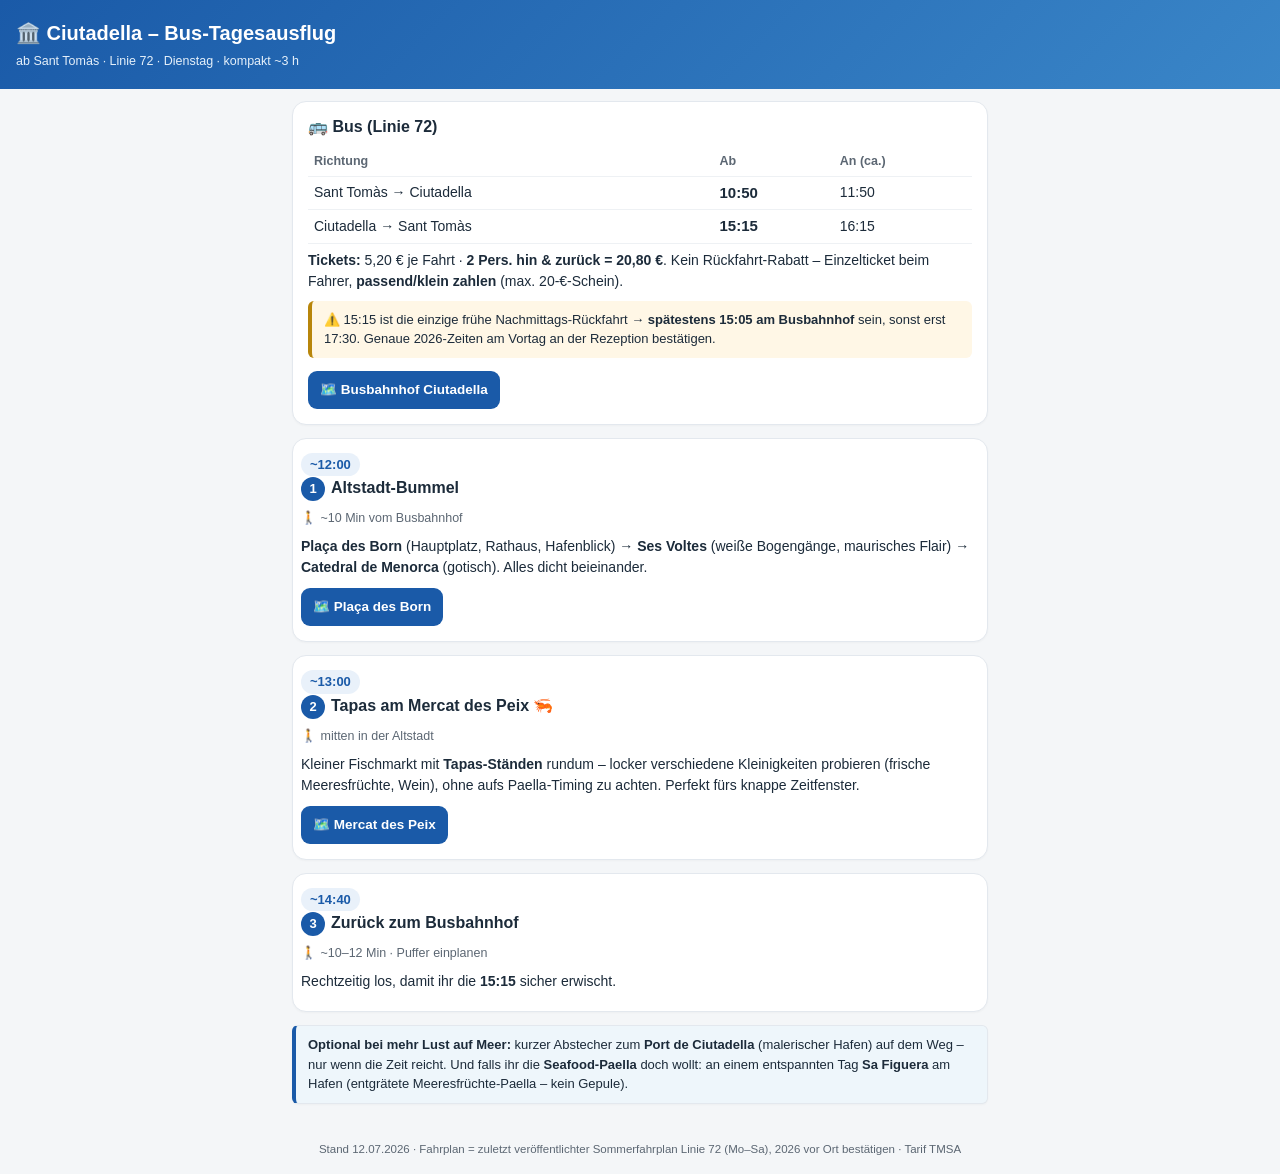
<file: dashboards/ciutadella-tag-2026.html>
<!DOCTYPE html>
<html lang="de">
<head>
<meta charset="utf-8">
<meta name="viewport" content="width=device-width, initial-scale=1">
<title>Ciutadella – Bus-Tagesausflug</title>
<style>
  :root{--d:#1c2b3a;--bg:#f4f6f8;--card:#fff;--mut:#5c6773;--acc:#1a5aa8;--warn:#b8860b;--good:#1f7a5a}
  *{box-sizing:border-box}
  body{margin:0;font-family:-apple-system,Segoe UI,Roboto,Helvetica,Arial,sans-serif;background:var(--bg);color:var(--d);line-height:1.5}
  header{background:linear-gradient(135deg,#1a5aa8,#3a86c8);color:#fff;padding:18px 16px}
  header h1{margin:0;font-size:20px}
  header .sub{color:#e5f0fa;font-size:12.5px;margin-top:4px}
  main{padding:12px;max-width:720px;margin:0 auto}
  .card{background:var(--card);border:1px solid #e3e8ee;border-radius:14px;padding:13px 15px;margin:0 0 13px;box-shadow:0 1px 2px rgba(0,0,0,.03)}
  h2{margin:0 0 8px;font-size:16px}
  .time{display:inline-block;background:#e9f1fa;color:var(--acc);font-weight:700;font-size:13px;padding:2px 9px;border-radius:20px}
  .num{display:inline-block;width:24px;height:24px;line-height:24px;text-align:center;background:var(--acc);color:#fff;border-radius:50%;font-weight:700;font-size:13px;margin-right:6px}
  .stop{padding-left:8px}
  .drive{color:var(--mut);font-size:12.5px;margin:2px 0 8px}
  p{margin:6px 0;font-size:14px}
  table{width:100%;border-collapse:collapse;font-size:14px;margin:4px 0}
  td,th{text-align:left;padding:5px 6px;border-bottom:1px solid #eef1f4}
  th{color:var(--mut);font-weight:600;font-size:12.5px}
  .big{font-weight:700;font-size:15px}
  .btn{display:inline-block;background:var(--acc);color:#fff;text-decoration:none;padding:9px 12px;border-radius:9px;font-size:13.5px;font-weight:600;margin:4px 6px 2px 0}
  .warn{background:#fff7e6;border-left:4px solid var(--warn);padding:9px 12px;border-radius:6px;font-size:13px;margin:9px 0}
  .tip{background:#eef6fb;border-left:4px solid var(--acc);padding:9px 12px;border-radius:6px;font-size:13px;margin:9px 0}
  footer{padding:16px;text-align:center;color:var(--mut);font-size:11.5px}
</style>
</head>
<body>
<header>
  <h1>🏛️ Ciutadella – Bus-Tagesausflug</h1>
  <div class="sub">ab Sant Tomàs · Linie 72 · Dienstag · kompakt ~3 h</div>
</header>
<main>

  <div class="card">
    <h2>🚌 Bus (Linie 72)</h2>
    <table>
      <tr><th>Richtung</th><th>Ab</th><th>An (ca.)</th></tr>
      <tr><td>Sant Tomàs → Ciutadella</td><td class="big">10:50</td><td>11:50</td></tr>
      <tr><td>Ciutadella → Sant Tomàs</td><td class="big">15:15</td><td>16:15</td></tr>
    </table>
    <p><b>Tickets:</b> 5,20 € je Fahrt · <b>2 Pers. hin &amp; zurück = 20,80 €</b>. Kein Rückfahrt-Rabatt – Einzelticket beim Fahrer, <b>passend/klein zahlen</b> (max. 20-€-Schein).</p>
    <div class="warn">⚠️ 15:15 ist die einzige frühe Nachmittags-Rückfahrt → <b>spätestens 15:05 am Busbahnhof</b> sein, sonst erst 17:30. Genaue 2026-Zeiten am Vortag an der Rezeption bestätigen.</div>
    <a class="btn" href="https://www.google.com/maps/dir/?api=1&destination=Estaci%C3%B3+d%27autobusos+Ciutadella%2C+Menorca&travelmode=walking">🗺️ Busbahnhof Ciutadella</a>
  </div>

  <div class="card stop">
    <span class="time">~12:00</span>
    <h2><span class="num">1</span>Altstadt-Bummel</h2>
    <div class="drive">🚶 ~10 Min vom Busbahnhof</div>
    <p><b>Plaça des Born</b> (Hauptplatz, Rathaus, Hafenblick) → <b>Ses Voltes</b> (weiße Bogengänge, maurisches Flair) → <b>Catedral de Menorca</b> (gotisch). Alles dicht beieinander.</p>
    <a class="btn" href="https://www.google.com/maps/dir/?api=1&destination=Pla%C3%A7a+des+Born%2C+Ciutadella%2C+Menorca&travelmode=walking">🗺️ Plaça des Born</a>
  </div>

  <div class="card stop">
    <span class="time">~13:00</span>
    <h2><span class="num">2</span>Tapas am Mercat des Peix 🦐</h2>
    <div class="drive">🚶 mitten in der Altstadt</div>
    <p>Kleiner Fischmarkt mit <b>Tapas-Ständen</b> rundum – locker verschiedene Kleinigkeiten probieren (frische Meeresfrüchte, Wein), ohne aufs Paella-Timing zu achten. Perfekt fürs knappe Zeitfenster.</p>
    <a class="btn" href="https://www.google.com/maps/dir/?api=1&destination=Mercat+des+Peix%2C+Ciutadella%2C+Menorca&travelmode=walking">🗺️ Mercat des Peix</a>
  </div>

  <div class="card stop">
    <span class="time">~14:40</span>
    <h2><span class="num">3</span>Zurück zum Busbahnhof</h2>
    <div class="drive">🚶 ~10–12 Min · Puffer einplanen</div>
    <p>Rechtzeitig los, damit ihr die <b>15:15</b> sicher erwischt.</p>
  </div>

  <div class="card tip">
    <b>Optional bei mehr Lust auf Meer:</b> kurzer Abstecher zum <b>Port de Ciutadella</b> (malerischer Hafen) auf dem Weg – nur wenn die Zeit reicht.
    Und falls ihr die <b>Seafood-Paella</b> doch wollt: an einem entspannten Tag <b>Sa Figuera</b> am Hafen (entgrätete Meeresfrüchte-Paella – kein Gepule).
  </div>

</main>
<footer>Stand 12.07.2026 · Fahrplan = zuletzt veröffentlichter Sommer­fahrplan Linie 72 (Mo–Sa), 2026 vor Ort bestätigen · Tarif TMSA</footer>
</body>
</html>
</file>
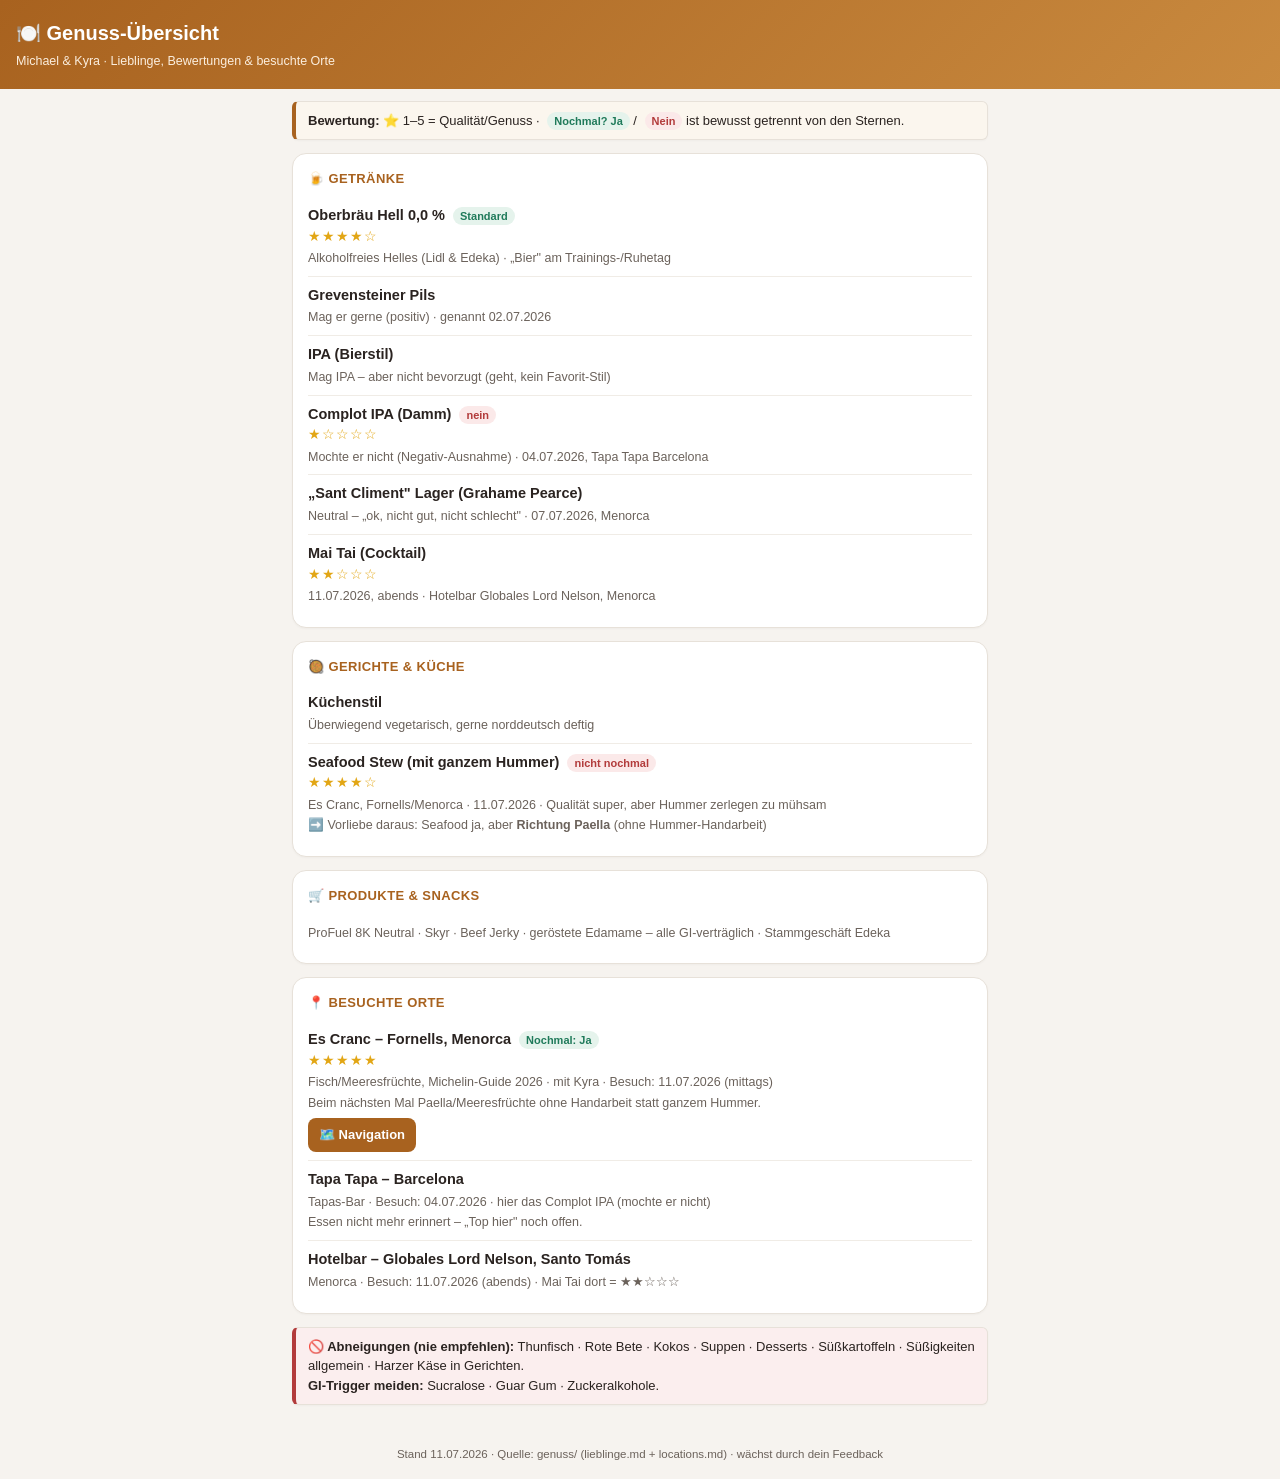
<file: dashboards/genuss.html>
<!DOCTYPE html>
<html lang="de">
<head>
<meta charset="utf-8">
<meta name="viewport" content="width=device-width, initial-scale=1">
<title>Genuss-Übersicht – Michael &amp; Kyra</title>
<style>
  :root{--d:#2a2320;--bg:#f6f3ef;--card:#fff;--mut:#6b625b;--acc:#a8621f;--good:#1f7a5a;--bad:#b23b3b}
  *{box-sizing:border-box}
  body{margin:0;font-family:-apple-system,Segoe UI,Roboto,Helvetica,Arial,sans-serif;background:var(--bg);color:var(--d);line-height:1.5}
  header{background:linear-gradient(135deg,#a8621f,#c98a3f);color:#fff;padding:18px 16px}
  header h1{margin:0;font-size:20px}
  header .sub{color:#fbeede;font-size:12.5px;margin-top:4px}
  main{padding:12px;max-width:720px;margin:0 auto}
  .card{background:var(--card);border:1px solid #e7e1d9;border-radius:14px;padding:13px 15px;margin:0 0 13px;box-shadow:0 1px 2px rgba(0,0,0,.03)}
  h2{margin:0 0 4px;font-size:16px}
  .sec{font-size:13px;color:var(--acc);font-weight:700;text-transform:uppercase;letter-spacing:.4px;margin:2px 0 8px}
  .item{padding:8px 0;border-bottom:1px solid #f0ece6}
  .item:last-child{border-bottom:none}
  .name{font-weight:700;font-size:14.5px}
  .meta{color:var(--mut);font-size:12.5px;margin-top:2px}
  .stars{color:#e2a615;font-size:13.5px;letter-spacing:1px}
  .yes{color:var(--good);font-weight:700}
  .no{color:var(--bad);font-weight:700}
  .pill{display:inline-block;font-size:11px;font-weight:700;padding:1px 7px;border-radius:20px;margin-left:4px}
  .pill.g{background:#e5f3ec;color:var(--good)}
  .pill.b{background:#fbe9e9;color:var(--bad)}
  .pill.n{background:#eee9e2;color:var(--mut)}
  .btn{display:inline-block;background:var(--acc);color:#fff;text-decoration:none;padding:7px 11px;border-radius:8px;font-size:13px;font-weight:600;margin-top:6px}
  .legend{background:#fbf6ee;border-left:4px solid var(--acc);padding:9px 12px;border-radius:6px;font-size:13px}
  .avoid{background:#fbeeee;border-left:4px solid var(--bad);padding:9px 12px;border-radius:6px;font-size:13px}
  footer{padding:16px;text-align:center;color:var(--mut);font-size:11.5px}
</style>
</head>
<body>
<header>
  <h1>🍽️ Genuss-Übersicht</h1>
  <div class="sub">Michael &amp; Kyra · Lieblinge, Bewertungen &amp; besuchte Orte</div>
</header>
<main>

  <div class="card legend">
    <b>Bewertung:</b> ⭐ 1–5 = Qualität/Genuss · <span class="pill g">Nochmal? Ja</span> / <span class="pill b">Nein</span> ist bewusst getrennt von den Sternen.
  </div>

  <div class="card">
    <div class="sec">🍺 Getränke</div>
    <div class="item">
      <div class="name">Oberbräu Hell 0,0 % <span class="pill g">Standard</span></div>
      <div class="stars">★★★★☆</div>
      <div class="meta">Alkoholfreies Helles (Lidl &amp; Edeka) · „Bier" am Trainings-/Ruhetag</div>
    </div>
    <div class="item">
      <div class="name">Grevensteiner Pils</div>
      <div class="meta">Mag er gerne (positiv) · genannt 02.07.2026</div>
    </div>
    <div class="item">
      <div class="name">IPA (Bierstil)</div>
      <div class="meta">Mag IPA – aber nicht bevorzugt (geht, kein Favorit-Stil)</div>
    </div>
    <div class="item">
      <div class="name">Complot IPA (Damm) <span class="pill b">nein</span></div>
      <div class="stars">★☆☆☆☆</div>
      <div class="meta">Mochte er nicht (Negativ-Ausnahme) · 04.07.2026, Tapa Tapa Barcelona</div>
    </div>
    <div class="item">
      <div class="name">„Sant Climent" Lager (Grahame Pearce)</div>
      <div class="meta">Neutral – „ok, nicht gut, nicht schlecht" · 07.07.2026, Menorca</div>
    </div>
    <div class="item">
      <div class="name">Mai Tai (Cocktail)</div>
      <div class="stars">★★☆☆☆</div>
      <div class="meta">11.07.2026, abends · Hotelbar Globales Lord Nelson, Menorca</div>
    </div>
  </div>

  <div class="card">
    <div class="sec">🥘 Gerichte &amp; Küche</div>
    <div class="item">
      <div class="name">Küchenstil</div>
      <div class="meta">Überwiegend vegetarisch, gerne norddeutsch deftig</div>
    </div>
    <div class="item">
      <div class="name">Seafood Stew (mit ganzem Hummer) <span class="pill b">nicht nochmal</span></div>
      <div class="stars">★★★★☆</div>
      <div class="meta">Es Cranc, Fornells/Menorca · 11.07.2026 · Qualität super, aber Hummer zerlegen zu mühsam</div>
      <div class="meta">➡️ Vorliebe daraus: Seafood ja, aber <b>Richtung Paella</b> (ohne Hummer-Handarbeit)</div>
    </div>
  </div>

  <div class="card">
    <div class="sec">🛒 Produkte &amp; Snacks</div>
    <div class="item">
      <div class="meta">ProFuel 8K Neutral · Skyr · Beef Jerky · geröstete Edamame – alle GI-verträglich · Stammgeschäft Edeka</div>
    </div>
  </div>

  <div class="card">
    <div class="sec">📍 Besuchte Orte</div>
    <div class="item">
      <div class="name">Es Cranc – Fornells, Menorca <span class="pill g">Nochmal: Ja</span></div>
      <div class="stars">★★★★★</div>
      <div class="meta">Fisch/Meeresfrüchte, Michelin-Guide 2026 · mit Kyra · Besuch: 11.07.2026 (mittags)</div>
      <div class="meta">Beim nächsten Mal Paella/Meeresfrüchte ohne Handarbeit statt ganzem Hummer.</div>
      <a class="btn" href="https://www.google.com/maps/dir/?api=1&destination=Es+Cranc%2C+Carrer+de+ses+Escoles+31%2C+Fornells%2C+Menorca&travelmode=driving">🗺️ Navigation</a>
    </div>
    <div class="item">
      <div class="name">Tapa Tapa – Barcelona</div>
      <div class="meta">Tapas-Bar · Besuch: 04.07.2026 · hier das Complot IPA (mochte er nicht)</div>
      <div class="meta">Essen nicht mehr erinnert – „Top hier" noch offen.</div>
    </div>
    <div class="item">
      <div class="name">Hotelbar – Globales Lord Nelson, Santo Tomás</div>
      <div class="meta">Menorca · Besuch: 11.07.2026 (abends) · Mai Tai dort = ★★☆☆☆</div>
    </div>
  </div>

  <div class="card avoid">
    <b>🚫 Abneigungen (nie empfehlen):</b> Thunfisch · Rote Bete · Kokos · Suppen · Desserts · Süßkartoffeln · Süßigkeiten allgemein · Harzer Käse in Gerichten.<br>
    <b>GI-Trigger meiden:</b> Sucralose · Guar Gum · Zuckeralkohole.
  </div>

</main>
<footer>Stand 11.07.2026 · Quelle: genuss/ (lieblinge.md + locations.md) · wächst durch dein Feedback</footer>
</body>
</html>
</file>
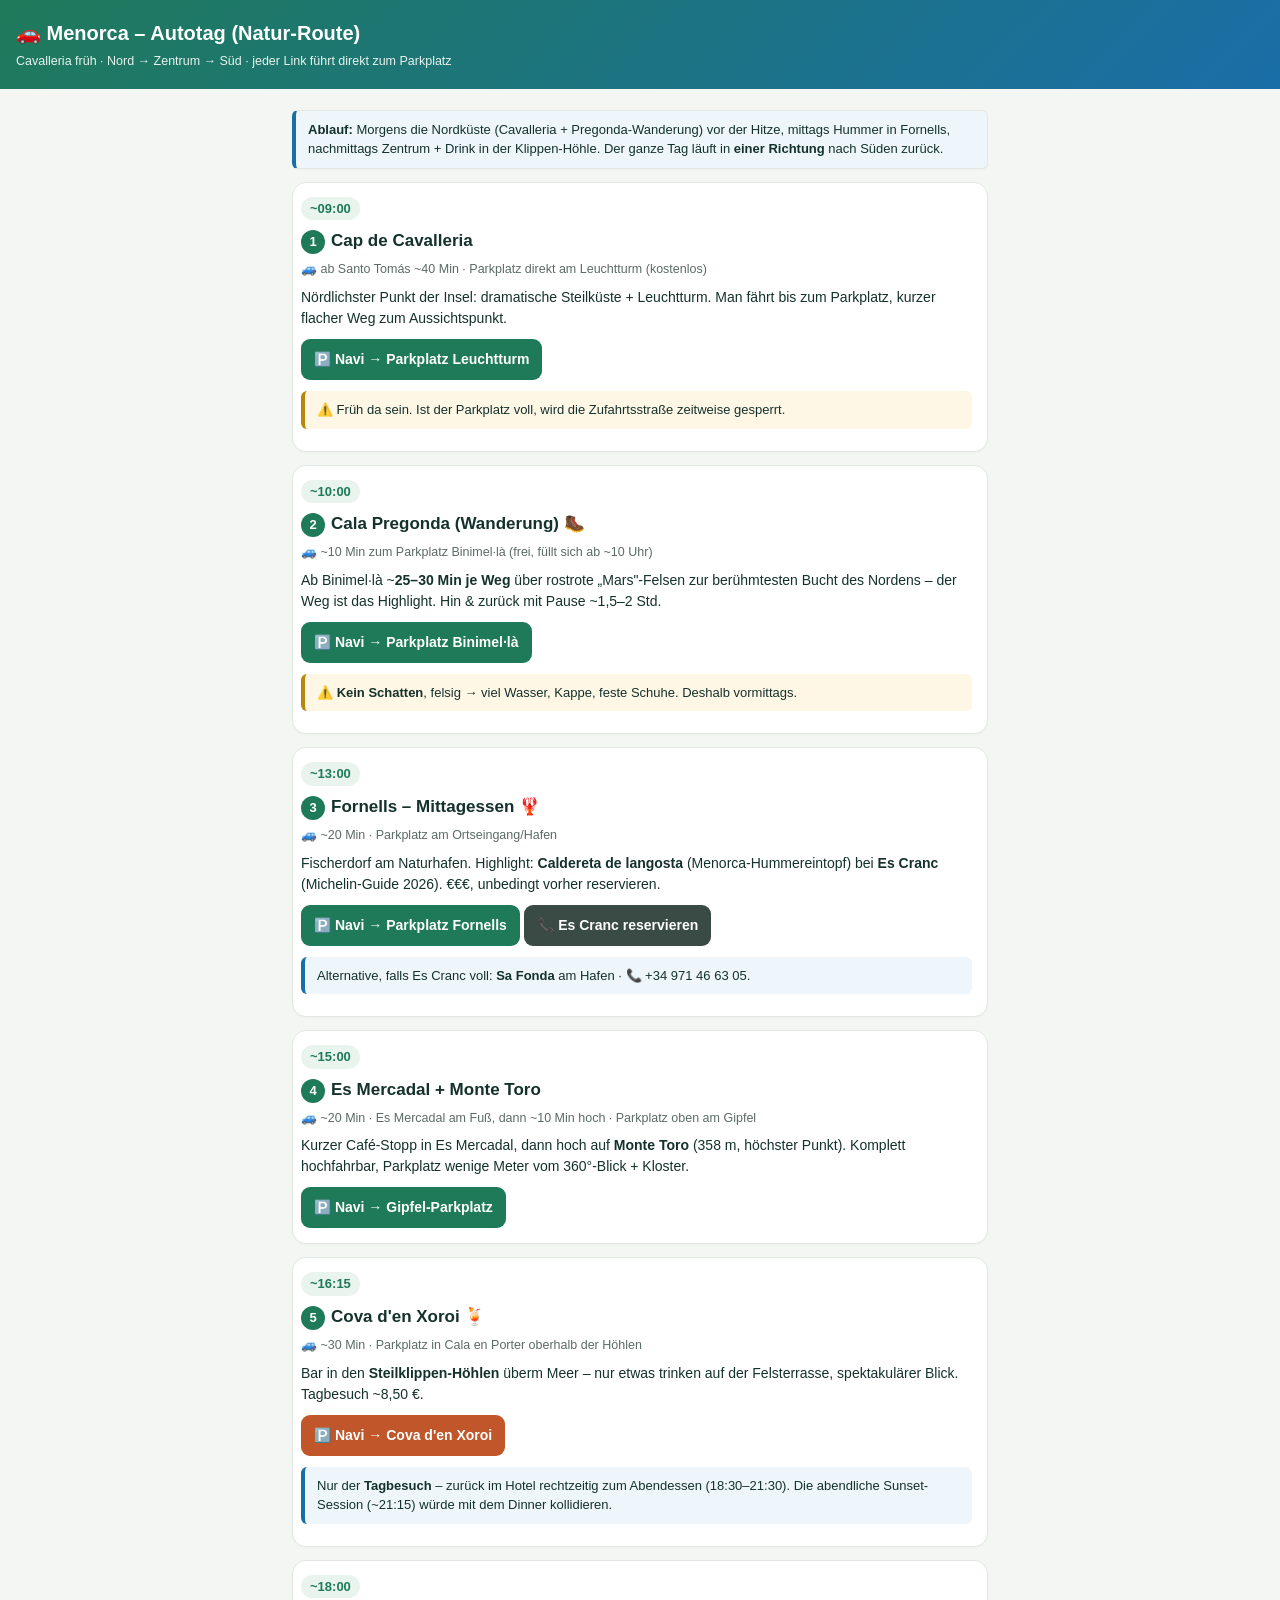
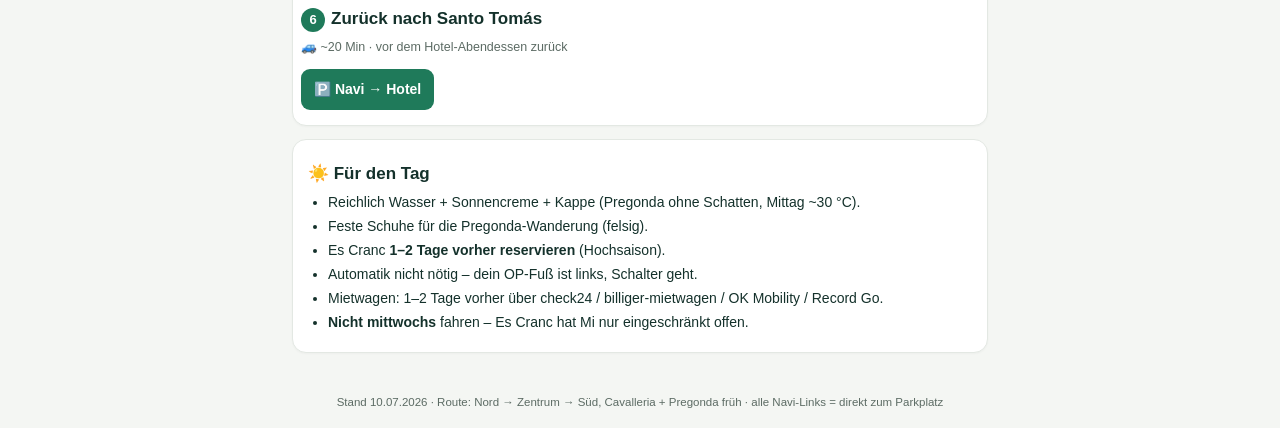
<file: dashboards/menorca-autotag-2026.html>
<!DOCTYPE html>
<html lang="de">
<head>
<meta charset="utf-8">
<meta name="viewport" content="width=device-width, initial-scale=1">
<title>Menorca – Autotag (Natur-Route)</title>
<style>
  :root{--d:#14312b;--bg:#f4f6f3;--card:#fff;--mut:#5c6b64;--acc:#1f7a5a;--warn:#b8860b;--sea:#1a6ea8}
  *{box-sizing:border-box}
  body{margin:0;font-family:-apple-system,Segoe UI,Roboto,Helvetica,Arial,sans-serif;background:var(--bg);color:var(--d);line-height:1.5}
  header{background:linear-gradient(135deg,#1f7a5a,#1a6ea8);color:#fff;padding:18px 16px}
  header h1{margin:0;font-size:20px}
  header .sub{color:#e7f3ee;font-size:12.5px;margin-top:4px}
  main{padding:12px;max-width:720px;margin:0 auto}
  .card{background:var(--card);border:1px solid #e3e8e3;border-radius:14px;padding:13px 15px;margin:0 0 13px;box-shadow:0 1px 2px rgba(0,0,0,.03)}
  .stop{position:relative;padding-left:8px}
  .time{display:inline-block;background:#eaf4ef;color:var(--acc);font-weight:700;font-size:13px;padding:2px 9px;border-radius:20px}
  .card h2{margin:8px 0 6px;font-size:17px}
  .drive{color:var(--mut);font-size:12.5px;margin:2px 0 8px}
  p{margin:6px 0;font-size:14px}
  .btn{display:inline-block;background:var(--acc);color:#fff;text-decoration:none;padding:10px 13px;border-radius:9px;font-size:14px;font-weight:600;margin:4px 0 2px}
  .btn.food{background:#c0562a}
  .btn.call{background:#3a4a44}
  .warn{background:#fff7e6;border-left:4px solid var(--warn);padding:9px 12px;border-radius:6px;font-size:13px;margin:9px 0}
  .tip{background:#eef6fb;border-left:4px solid var(--sea);padding:9px 12px;border-radius:6px;font-size:13px;margin:9px 0}
  ul{margin:6px 0;padding-left:20px}
  li{margin:3px 0;font-size:14px}
  .num{display:inline-block;width:24px;height:24px;line-height:24px;text-align:center;background:var(--acc);color:#fff;border-radius:50%;font-weight:700;font-size:13px;margin-right:6px}
  footer{padding:16px;text-align:center;color:var(--mut);font-size:11.5px}
</style>
</head>
<body>
<header>
  <h1>🚗 Menorca – Autotag (Natur-Route)</h1>
  <div class="sub">Cavalleria früh · Nord → Zentrum → Süd · jeder Link führt direkt zum Parkplatz</div>
</header>
<main>

  <div class="card tip" style="margin-bottom:13px">
    <b>Ablauf:</b> Morgens die Nordküste (Cavalleria + Pregonda-Wanderung) vor der Hitze, mittags Hummer in Fornells,
    nachmittags Zentrum + Drink in der Klippen-Höhle. Der ganze Tag läuft in <b>einer Richtung</b> nach Süden zurück.
  </div>

  <div class="card stop">
    <span class="time">~09:00</span>
    <h2><span class="num">1</span>Cap de Cavalleria</h2>
    <div class="drive">🚙 ab Santo Tomás ~40 Min · Parkplatz direkt am Leuchtturm (kostenlos)</div>
    <p>Nördlichster Punkt der Insel: dramatische Steilküste + Leuchtturm. Man fährt bis zum Parkplatz, kurzer flacher Weg zum Aussichtspunkt.</p>
    <a class="btn" href="https://www.google.com/maps/dir/?api=1&destination=Far+de+Cavalleria%2C+Menorca&travelmode=driving">🅿️ Navi → Parkplatz Leuchtturm</a>
    <div class="warn">⚠️ Früh da sein. Ist der Parkplatz voll, wird die Zufahrtsstraße zeitweise gesperrt.</div>
  </div>

  <div class="card stop">
    <span class="time">~10:00</span>
    <h2><span class="num">2</span>Cala Pregonda (Wanderung) 🥾</h2>
    <div class="drive">🚙 ~10 Min zum Parkplatz Binimel·là (frei, füllt sich ab ~10 Uhr)</div>
    <p>Ab Binimel·là ~<b>25–30 Min je Weg</b> über rostrote „Mars"-Felsen zur berühmtesten Bucht des Nordens – der Weg ist das Highlight. Hin & zurück mit Pause ~1,5–2 Std.</p>
    <a class="btn" href="https://www.google.com/maps/dir/?api=1&destination=Binimel%C2%B7l%C3%A0%2C+Menorca&travelmode=driving">🅿️ Navi → Parkplatz Binimel·là</a>
    <div class="warn">⚠️ <b>Kein Schatten</b>, felsig → viel Wasser, Kappe, feste Schuhe. Deshalb vormittags.</div>
  </div>

  <div class="card stop">
    <span class="time">~13:00</span>
    <h2><span class="num">3</span>Fornells – Mittagessen 🦞</h2>
    <div class="drive">🚙 ~20 Min · Parkplatz am Ortseingang/Hafen</div>
    <p>Fischerdorf am Naturhafen. Highlight: <b>Caldereta de langosta</b> (Menorca-Hummereintopf) bei <b>Es Cranc</b> (Michelin-Guide 2026). €€€, unbedingt vorher reservieren.</p>
    <a class="btn" href="https://www.google.com/maps/dir/?api=1&destination=Aparcament+Fornells%2C+Menorca&travelmode=driving">🅿️ Navi → Parkplatz Fornells</a>
    <a class="btn call" href="tel:+34971376442">📞 Es Cranc reservieren</a>
    <div class="tip">Alternative, falls Es Cranc voll: <b>Sa Fonda</b> am Hafen · 📞 +34 971 46 63 05.</div>
  </div>

  <div class="card stop">
    <span class="time">~15:00</span>
    <h2><span class="num">4</span>Es Mercadal + Monte Toro</h2>
    <div class="drive">🚙 ~20 Min · Es Mercadal am Fuß, dann ~10 Min hoch · Parkplatz oben am Gipfel</div>
    <p>Kurzer Café-Stopp in Es Mercadal, dann hoch auf <b>Monte Toro</b> (358 m, höchster Punkt). Komplett hochfahrbar, Parkplatz wenige Meter vom 360°-Blick + Kloster.</p>
    <a class="btn" href="https://www.google.com/maps/dir/?api=1&destination=Monte+Toro%2C+Es+Mercadal%2C+Menorca&travelmode=driving">🅿️ Navi → Gipfel-Parkplatz</a>
  </div>

  <div class="card stop">
    <span class="time">~16:15</span>
    <h2><span class="num">5</span>Cova d'en Xoroi 🍹</h2>
    <div class="drive">🚙 ~30 Min · Parkplatz in Cala en Porter oberhalb der Höhlen</div>
    <p>Bar in den <b>Steilklippen-Höhlen</b> überm Meer – nur etwas trinken auf der Felsterrasse, spektakulärer Blick. Tagbesuch ~8,50 €.</p>
    <a class="btn food" href="https://www.google.com/maps/dir/?api=1&destination=Cova+d%27en+Xoroi%2C+Cala+en+Porter%2C+Menorca&travelmode=driving">🅿️ Navi → Cova d'en Xoroi</a>
    <div class="tip">Nur der <b>Tagbesuch</b> – zurück im Hotel rechtzeitig zum Abendessen (18:30–21:30). Die abendliche Sunset-Session (~21:15) würde mit dem Dinner kollidieren.</div>
  </div>

  <div class="card stop">
    <span class="time">~18:00</span>
    <h2><span class="num">6</span>Zurück nach Santo Tomás</h2>
    <div class="drive">🚙 ~20 Min · vor dem Hotel-Abendessen zurück</div>
    <a class="btn" href="https://www.google.com/maps/dir/?api=1&destination=Santo+Tom%C3%A1s%2C+Menorca&travelmode=driving">🅿️ Navi → Hotel</a>
  </div>

  <div class="card">
    <h2>☀️ Für den Tag</h2>
    <ul>
      <li>Reichlich Wasser + Sonnencreme + Kappe (Pregonda ohne Schatten, Mittag ~30 °C).</li>
      <li>Feste Schuhe für die Pregonda-Wanderung (felsig).</li>
      <li>Es Cranc <b>1–2 Tage vorher reservieren</b> (Hochsaison).</li>
      <li>Automatik nicht nötig – dein OP-Fuß ist links, Schalter geht.</li>
      <li>Mietwagen: 1–2 Tage vorher über check24 / billiger-mietwagen / OK Mobility / Record Go.</li>
      <li><b>Nicht mittwochs</b> fahren – Es Cranc hat Mi nur eingeschränkt offen.</li>
    </ul>
  </div>

</main>
<footer>Stand 10.07.2026 · Route: Nord → Zentrum → Süd, Cavalleria + Pregonda früh · alle Navi-Links = direkt zum Parkplatz</footer>
</body>
</html>
</file>
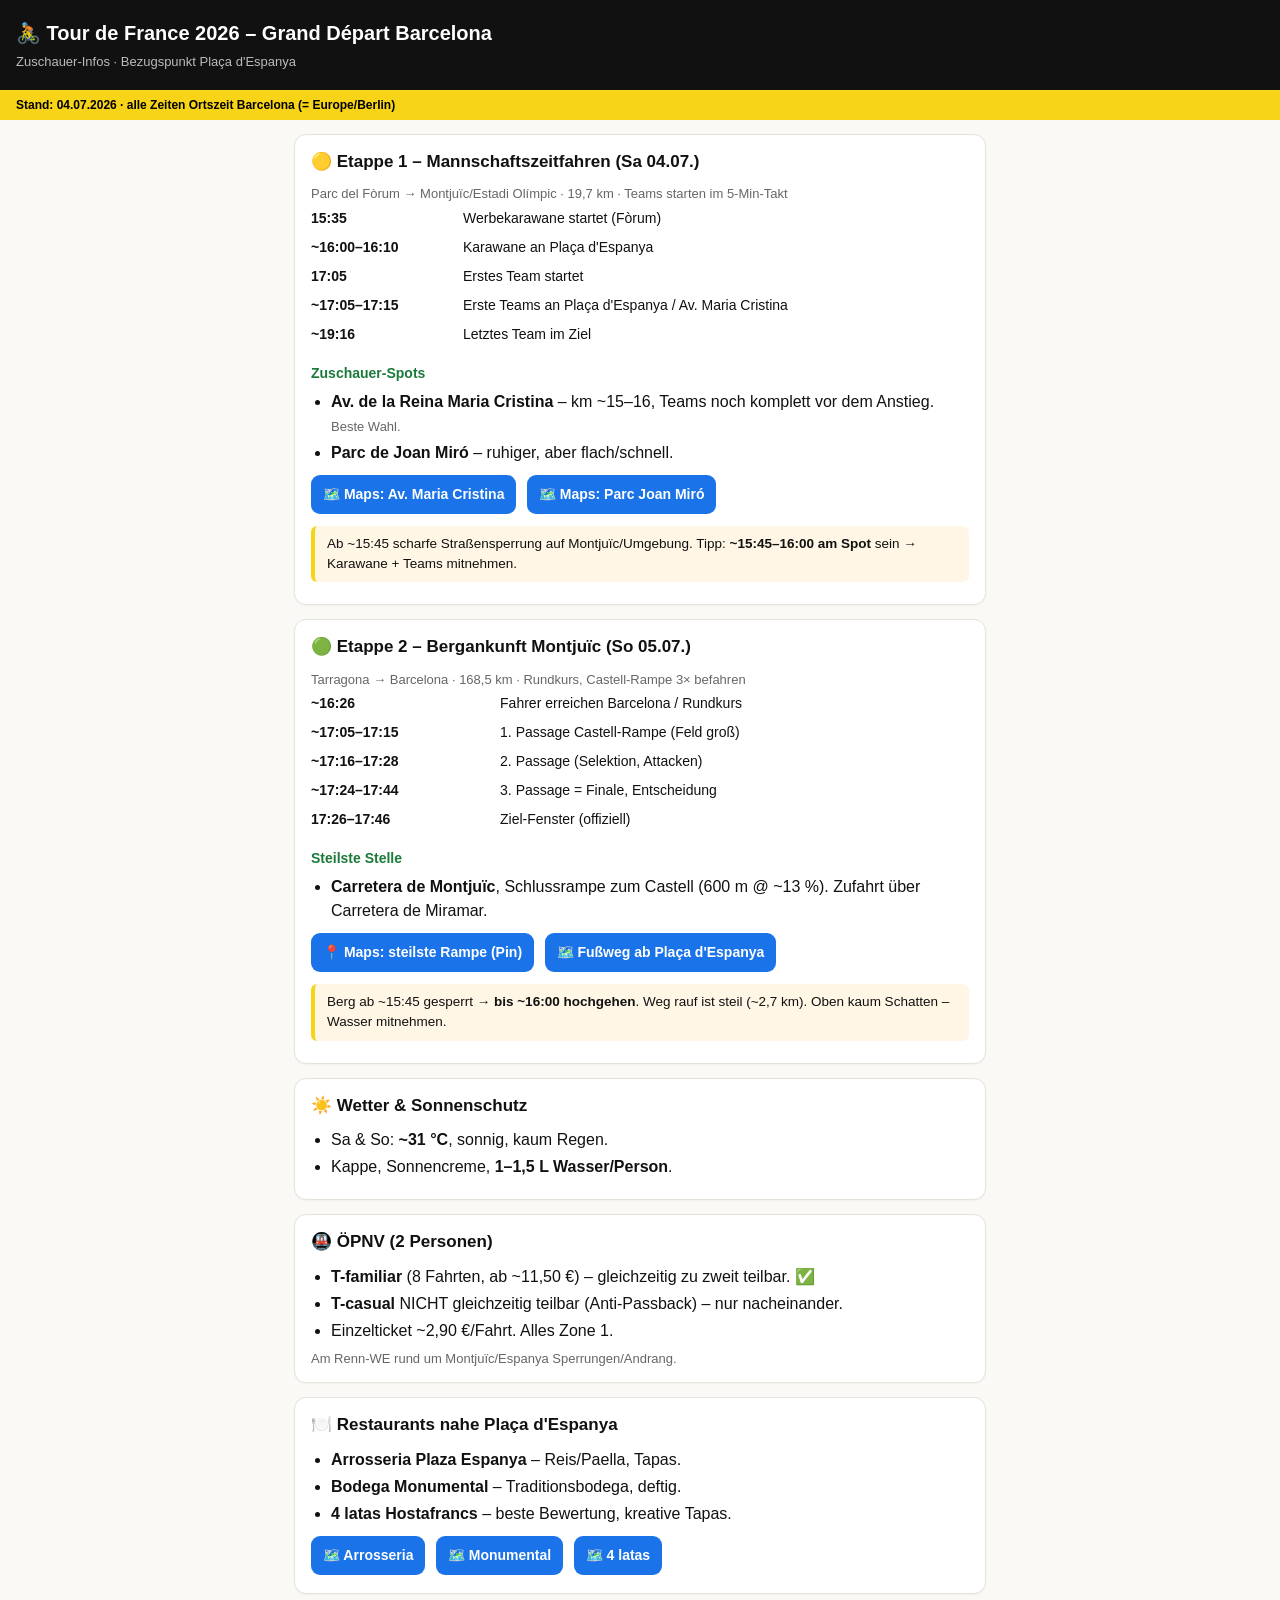
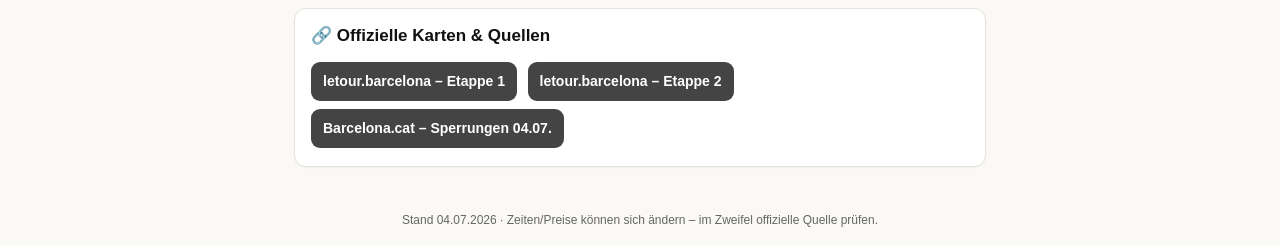
<file: dashboards/tdf-barcelona-2026.html>
<!DOCTYPE html>
<html lang="de">
<head>
<meta charset="utf-8">
<meta name="viewport" content="width=device-width, initial-scale=1">
<title>TdF Barcelona 2026 – Zuschauer-Infos</title>
<style>
  :root{--y:#f7d417;--g:#1a7a3a;--d:#111;--bg:#faf9f6;--card:#fff;--mut:#666;}
  *{box-sizing:border-box}
  body{margin:0;font-family:-apple-system,Segoe UI,Roboto,Helvetica,Arial,sans-serif;background:var(--bg);color:var(--d);line-height:1.5}
  header{background:var(--d);color:#fff;padding:18px 16px}
  header h1{margin:0;font-size:20px}
  header .sub{color:#bbb;font-size:13px;margin-top:4px}
  .stand{background:var(--y);color:#000;font-size:12px;padding:6px 16px;font-weight:600}
  main{padding:14px;max-width:720px;margin:0 auto}
  .card{background:var(--card);border:1px solid #e6e3dc;border-radius:12px;padding:14px 16px;margin:0 0 14px;box-shadow:0 1px 2px rgba(0,0,0,.04)}
  .card h2{margin:0 0 10px;font-size:17px;display:flex;align-items:center;gap:8px}
  .card h3{margin:14px 0 6px;font-size:14px;color:var(--g)}
  table{width:100%;border-collapse:collapse;font-size:14px}
  td{padding:4px 0;vertical-align:top}
  td.t{font-weight:700;white-space:nowrap;padding-right:10px}
  .btn{display:inline-block;background:var(--g);color:#fff;text-decoration:none;padding:9px 12px;border-radius:9px;font-size:14px;font-weight:600;margin:4px 6px 4px 0}
  .btn.map{background:#1a73e8}
  .btn.off{background:#444}
  ul{margin:6px 0;padding-left:20px}
  li{margin:3px 0}
  .mut{color:var(--mut);font-size:13px}
  .warn{background:#fff6e5;border-left:4px solid var(--y);padding:8px 12px;border-radius:6px;font-size:13.5px;margin:8px 0}
  a{color:#1a73e8}
  footer{padding:16px;text-align:center;color:var(--mut);font-size:12px}
</style>
</head>
<body>
<header>
  <h1>🚴 Tour de France 2026 – Grand Départ Barcelona</h1>
  <div class="sub">Zuschauer-Infos · Bezugspunkt Plaça d'Espanya</div>
</header>
<div class="stand">Stand: 04.07.2026 · alle Zeiten Ortszeit Barcelona (= Europe/Berlin)</div>
<main>

  <div class="card">
    <h2>🟡 Etappe 1 – Mannschaftszeitfahren (Sa 04.07.)</h2>
    <div class="mut">Parc del Fòrum → Montjuïc/Estadi Olímpic · 19,7 km · Teams starten im 5-Min-Takt</div>
    <table>
      <tr><td class="t">15:35</td><td>Werbekarawane startet (Fòrum)</td></tr>
      <tr><td class="t">~16:00–16:10</td><td>Karawane an Plaça d'Espanya</td></tr>
      <tr><td class="t">17:05</td><td>Erstes Team startet</td></tr>
      <tr><td class="t">~17:05–17:15</td><td>Erste Teams an Plaça d'Espanya / Av. Maria Cristina</td></tr>
      <tr><td class="t">~19:16</td><td>Letztes Team im Ziel</td></tr>
    </table>
    <h3>Zuschauer-Spots</h3>
    <ul>
      <li><b>Av. de la Reina Maria Cristina</b> – km ~15–16, Teams noch komplett vor dem Anstieg. <span class="mut">Beste Wahl.</span></li>
      <li><b>Parc de Joan Miró</b> – ruhiger, aber flach/schnell.</li>
    </ul>
    <a class="btn map" href="https://www.google.com/maps/dir/?api=1&destination=Avinguda+de+la+Reina+Maria+Cristina%2C+Pla%C3%A7a+d%27Espanya%2C+Barcelona&travelmode=walking">🗺️ Maps: Av. Maria Cristina</a>
    <a class="btn map" href="https://www.google.com/maps/dir/?api=1&destination=Parc+de+Joan+Mir%C3%B3%2C+Barcelona&travelmode=walking">🗺️ Maps: Parc Joan Miró</a>
    <div class="warn">Ab ~15:45 scharfe Straßensperrung auf Montjuïc/Umgebung. Tipp: <b>~15:45–16:00 am Spot</b> sein → Karawane + Teams mitnehmen.</div>
  </div>

  <div class="card">
    <h2>🟢 Etappe 2 – Bergankunft Montjuïc (So 05.07.)</h2>
    <div class="mut">Tarragona → Barcelona · 168,5 km · Rundkurs, Castell-Rampe 3× befahren</div>
    <table>
      <tr><td class="t">~16:26</td><td>Fahrer erreichen Barcelona / Rundkurs</td></tr>
      <tr><td class="t">~17:05–17:15</td><td>1. Passage Castell-Rampe (Feld groß)</td></tr>
      <tr><td class="t">~17:16–17:28</td><td>2. Passage (Selektion, Attacken)</td></tr>
      <tr><td class="t">~17:24–17:44</td><td>3. Passage = Finale, Entscheidung</td></tr>
      <tr><td class="t">17:26–17:46</td><td>Ziel-Fenster (offiziell)</td></tr>
    </table>
    <h3>Steilste Stelle</h3>
    <ul>
      <li><b>Carretera de Montjuïc</b>, Schlussrampe zum Castell (600 m @ ~13 %). Zufahrt über Carretera de Miramar.</li>
    </ul>
    <a class="btn map" href="https://www.google.com/maps/search/?api=1&query=41.36338,2.16619">📍 Maps: steilste Rampe (Pin)</a>
    <a class="btn map" href="https://www.google.com/maps/dir/?api=1&destination=Castell+de+Montju%C3%AFc%2C+Ctra.+de+Montju%C3%AFc+66%2C+08038+Barcelona&travelmode=walking">🗺️ Fußweg ab Plaça d'Espanya</a>
    <div class="warn">Berg ab ~15:45 gesperrt → <b>bis ~16:00 hochgehen</b>. Weg rauf ist steil (~2,7 km). Oben kaum Schatten – Wasser mitnehmen.</div>
  </div>

  <div class="card">
    <h2>☀️ Wetter &amp; Sonnenschutz</h2>
    <ul>
      <li>Sa &amp; So: <b>~31 °C</b>, sonnig, kaum Regen.</li>
      <li>Kappe, Sonnencreme, <b>1–1,5 L Wasser/Person</b>.</li>
    </ul>
  </div>

  <div class="card">
    <h2>🚇 ÖPNV (2 Personen)</h2>
    <ul>
      <li><b>T-familiar</b> (8 Fahrten, ab ~11,50 €) – gleichzeitig zu zweit teilbar. ✅</li>
      <li><b>T-casual</b> NICHT gleichzeitig teilbar (Anti-Passback) – nur nacheinander.</li>
      <li>Einzelticket ~2,90 €/Fahrt. Alles Zone 1.</li>
    </ul>
    <div class="mut">Am Renn-WE rund um Montjuïc/Espanya Sperrungen/Andrang.</div>
  </div>

  <div class="card">
    <h2>🍽️ Restaurants nahe Plaça d'Espanya</h2>
    <ul>
      <li><b>Arrosseria Plaza Espanya</b> – Reis/Paella, Tapas.</li>
      <li><b>Bodega Monumental</b> – Traditionsbodega, deftig.</li>
      <li><b>4 latas Hostafrancs</b> – beste Bewertung, kreative Tapas.</li>
    </ul>
    <a class="btn map" href="https://www.google.com/maps/dir/?api=1&destination=Arrosseria+Plaza+Espanya%2C+Carrer+de+la+Creu+Coberta+50%2C+Barcelona&travelmode=walking">🗺️ Arrosseria</a>
    <a class="btn map" href="https://www.google.com/maps/dir/?api=1&destination=Bodega+Monumental%2C+Carrer+de+la+Creu+Coberta+84%2C+Barcelona&travelmode=walking">🗺️ Monumental</a>
    <a class="btn map" href="https://www.google.com/maps/dir/?api=1&destination=4+latas+Hostafrancs%2C+Carrer+de+Vilardell+25%2C+Barcelona&travelmode=walking">🗺️ 4 latas</a>
  </div>

  <div class="card">
    <h2>🔗 Offizielle Karten &amp; Quellen</h2>
    <a class="btn off" href="https://www.letour.barcelona/en/stages/stage-1">letour.barcelona – Etappe 1</a>
    <a class="btn off" href="https://www.letour.barcelona/en/stages/stage-2">letour.barcelona – Etappe 2</a>
    <a class="btn off" href="https://www.barcelona.cat/mobilitat/en/mobility-impacts-tour-france-2026/4-july-stage-1-time-trial">Barcelona.cat – Sperrungen 04.07.</a>
  </div>

</main>
<footer>
  Stand 04.07.2026 · Zeiten/Preise können sich ändern – im Zweifel offizielle Quelle prüfen.
</footer>
</body>
</html>
</file>
<file: css/base.css>
/* ============================================
   BASE – Variablen, Reset, Fonts, Utilities
============================================ */
:root {
    --bg-deep: #0A0E17;
    --bg-card: #131927;
    --bg-card-light: #1A2235;
    --bg-elevated: #232D42;

    --accent-primary: #E8944C;
    --accent-glow: rgba(232, 148, 76, 0.4);
    --accent-secondary: #4ECDC4;

    --status-green: #22C55E;
    --status-red: #EF4444;
    --status-blue: #3B82F6;
    --status-purple: #A855F7;
    --status-yellow: #EAB308;

    --text-primary: #F8FAFC;
    --text-secondary: #94A3B8;
    --text-muted: #64748B;

    --border: #2D3A52;
    --radius: 16px;
    --radius-sm: 10px;

    --safe-top: env(safe-area-inset-top, 0px);
    --safe-bottom: env(safe-area-inset-bottom, 0px);

    --nav-height: 64px;
}

* {
    margin: 0;
    padding: 0;
    box-sizing: border-box;
    -webkit-tap-highlight-color: transparent;
}

body {
    font-family: 'Outfit', -apple-system, sans-serif;
    background: var(--bg-deep);
    color: var(--text-primary);
    min-height: 100vh;
    min-height: 100dvh;
    overflow-x: hidden;
    padding-top: var(--safe-top);
    padding-bottom: calc(var(--nav-height) + var(--safe-bottom) + 8px);
}

::-webkit-scrollbar { width: 4px; height: 4px; }
::-webkit-scrollbar-track { background: transparent; }
::-webkit-scrollbar-thumb { background: var(--bg-elevated); border-radius: 4px; }

/* App Shell */
.app-header {
    position: sticky;
    top: 0;
    z-index: 100;
    background: var(--bg-deep);
    padding: 12px 16px;
    display: flex;
    justify-content: space-between;
    align-items: center;
    border-bottom: 1px solid var(--border);
}

.app-header .logo {
    display: flex;
    align-items: center;
    gap: 10px;
}

.app-header .logo-icon {
    width: 36px;
    height: 36px;
    background: linear-gradient(135deg, var(--accent-primary), #D97706);
    border-radius: 10px;
    display: flex;
    align-items: center;
    justify-content: center;
    font-size: 18px;
    box-shadow: 0 4px 16px var(--accent-glow);
}

.app-header .logo-text h1 {
    font-size: 16px;
    font-weight: 800;
    letter-spacing: 1px;
    background: linear-gradient(90deg, var(--text-primary), var(--accent-primary));
    -webkit-background-clip: text;
    -webkit-text-fill-color: transparent;
}

.app-header .logo-text span {
    font-size: 10px;
    color: var(--text-muted);
    font-weight: 500;
}

.app-header-actions {
    display: flex;
    gap: 8px;
    align-items: center;
}

.app-header-actions .btn-icon {
    width: 36px;
    height: 36px;
    border-radius: var(--radius-sm);
    border: 1px solid var(--border);
    background: var(--bg-card);
    color: var(--text-secondary);
    display: flex;
    align-items: center;
    justify-content: center;
    font-size: 16px;
    cursor: pointer;
    transition: all 0.2s;
}

.app-header-actions .btn-icon:hover { background: var(--bg-card-light); }

/* Tab Content Area */
.tab-content {
    display: none;
    padding: 0;
    min-height: calc(100dvh - 60px - var(--nav-height));
}

.tab-content.active {
    display: block;
}

/* Modal */
.modal-overlay {
    position: fixed;
    inset: 0;
    background: rgba(0, 0, 0, 0.7);
    backdrop-filter: blur(8px);
    z-index: 200;
    display: flex;
    align-items: flex-end;
    justify-content: center;
    opacity: 0;
    pointer-events: none;
    transition: opacity 0.2s;
}

.modal-overlay.active {
    opacity: 1;
    pointer-events: all;
}

.modal-content {
    background: var(--bg-card);
    border-radius: var(--radius) var(--radius) 0 0;
    width: 100%;
    max-width: 500px;
    max-height: 85vh;
    overflow-y: auto;
    transform: translateY(100%);
    transition: transform 0.3s cubic-bezier(0.32, 0.72, 0, 1);
}

.modal-overlay.active .modal-content {
    transform: translateY(0);
}

.modal-header {
    display: flex;
    justify-content: space-between;
    align-items: center;
    padding: 20px 20px 0;
    position: sticky;
    top: 0;
    background: var(--bg-card);
    z-index: 1;
}

.modal-title {
    font-size: 18px;
    font-weight: 700;
}

.modal-close {
    width: 32px;
    height: 32px;
    border-radius: 50%;
    border: none;
    background: var(--bg-elevated);
    color: var(--text-secondary);
    font-size: 16px;
    cursor: pointer;
    display: flex;
    align-items: center;
    justify-content: center;
}

.modal-body {
    padding: 20px;
}

/* Fullscreen View (for workout detail) */
.fullscreen-view {
    position: fixed;
    inset: 0;
    background: var(--bg-deep);
    z-index: 150;
    overflow-y: auto;
    transform: translateX(100%);
    transition: transform 0.3s cubic-bezier(0.32, 0.72, 0, 1);
    padding-bottom: calc(var(--nav-height) + var(--safe-bottom) + 16px);
}

.fullscreen-view.active {
    transform: translateX(0);
}

.fullscreen-header {
    position: sticky;
    top: 0;
    background: var(--bg-deep);
    border-bottom: 1px solid var(--border);
    padding: 12px 16px;
    display: flex;
    align-items: center;
    gap: 12px;
    z-index: 10;
}

.fullscreen-header .btn-back {
    width: 36px;
    height: 36px;
    border-radius: 50%;
    border: none;
    background: var(--bg-card);
    color: var(--text-primary);
    font-size: 18px;
    cursor: pointer;
    display: flex;
    align-items: center;
    justify-content: center;
}

.fullscreen-header h2 {
    font-size: 16px;
    font-weight: 700;
    flex: 1;
    white-space: nowrap;
    overflow: hidden;
    text-overflow: ellipsis;
}

/* Common Form Styles */
.form-group {
    margin-bottom: 16px;
}

.form-label {
    display: block;
    font-size: 12px;
    color: var(--text-muted);
    text-transform: uppercase;
    letter-spacing: 0.5px;
    margin-bottom: 6px;
    font-weight: 600;
}

.form-input {
    width: 100%;
    background: var(--bg-deep);
    border: 1px solid var(--border);
    border-radius: var(--radius-sm);
    padding: 12px;
    color: var(--text-primary);
    font-family: inherit;
    font-size: 14px;
    outline: none;
    transition: border-color 0.2s;
}

.form-input:focus {
    border-color: var(--accent-primary);
}

.form-row {
    display: grid;
    grid-template-columns: 1fr 1fr;
    gap: 12px;
}

.btn-primary {
    width: 100%;
    padding: 14px;
    border-radius: var(--radius-sm);
    border: none;
    background: var(--accent-primary);
    color: var(--bg-deep);
    font-family: inherit;
    font-size: 15px;
    font-weight: 700;
    cursor: pointer;
    transition: all 0.2s;
}

.btn-primary:hover { opacity: 0.9; }

.btn-danger {
    width: 100%;
    padding: 12px;
    border-radius: var(--radius-sm);
    border: 1px solid var(--status-red);
    background: transparent;
    color: var(--status-red);
    font-family: inherit;
    font-size: 14px;
    cursor: pointer;
}

.divider {
    height: 1px;
    background: var(--border);
    margin: 16px 0;
}

.toggle-group {
    display: flex;
    gap: 8px;
    margin-bottom: 16px;
}

.toggle-btn {
    flex: 1;
    padding: 10px;
    border-radius: var(--radius-sm);
    border: 1px solid var(--border);
    background: transparent;
    color: var(--text-secondary);
    font-family: inherit;
    font-size: 13px;
    font-weight: 600;
    cursor: pointer;
    transition: all 0.2s;
}

.toggle-btn.active {
    background: var(--accent-primary);
    color: var(--bg-deep);
    border-color: var(--accent-primary);
}

/* Intensity Colors */
.intensity-recovery { color: var(--status-green); }
.intensity-endurance { color: var(--status-blue); }
.intensity-sweetspot { color: var(--accent-primary); }
.intensity-threshold { color: var(--status-red); }
.intensity-vo2max { color: var(--status-purple); }
.intensity-test { color: var(--status-yellow); }
.intensity-event { color: var(--accent-secondary); }

.badge {
    display: inline-block;
    padding: 2px 8px;
    border-radius: 6px;
    font-size: 11px;
    font-weight: 700;
    text-transform: uppercase;
    letter-spacing: 0.5px;
}

.badge-recovery { background: rgba(34, 197, 94, 0.15); color: var(--status-green); }
.badge-endurance { background: rgba(59, 130, 246, 0.15); color: var(--status-blue); }
.badge-sweetspot { background: rgba(232, 148, 76, 0.15); color: var(--accent-primary); }
.badge-threshold { background: rgba(239, 68, 68, 0.15); color: var(--status-red); }
.badge-vo2max { background: rgba(168, 85, 247, 0.15); color: var(--status-purple); }
.badge-test { background: rgba(234, 179, 8, 0.15); color: var(--status-yellow); }
.badge-event { background: rgba(78, 205, 196, 0.15); color: var(--accent-secondary); }

/* Strava */
.btn-strava {
    width: 100%;
    padding: 12px;
    border-radius: var(--radius-sm);
    border: 1px solid #FC4C02;
    background: transparent;
    color: #FC4C02;
    font-family: inherit;
    font-size: 14px;
    font-weight: 600;
    cursor: pointer;
}

.btn-strava.connected {
    background: rgba(252, 76, 2, 0.1);
}

.strava-status {
    font-size: 12px;
    color: var(--text-muted);
    text-align: center;
    margin-top: 8px;
}

/* Feeling Buttons */
.feeling-row {
    display: flex;
    gap: 8px;
}

.feeling-btn {
    flex: 1;
    padding: 10px;
    border-radius: var(--radius-sm);
    border: 1px solid var(--border);
    background: transparent;
    font-size: 20px;
    cursor: pointer;
    transition: all 0.2s;
}

.feeling-btn.active {
    background: var(--bg-elevated);
    border-color: var(--accent-primary);
}

/* Empty State */
.empty-state {
    text-align: center;
    padding: 60px 20px;
}

.empty-state .empty-icon {
    font-size: 48px;
    margin-bottom: 16px;
}

.empty-state .empty-text {
    color: var(--text-muted);
    font-size: 15px;
    margin-bottom: 12px;
}

.empty-state .empty-link {
    color: var(--accent-primary);
    cursor: pointer;
    font-weight: 600;
}

/* Animations */
@keyframes fadeInUp {
    from { opacity: 0; transform: translateY(16px); }
    to { opacity: 1; transform: translateY(0); }
}

.animate-in {
    animation: fadeInUp 0.3s ease both;
}

/* Responsive */
@media (min-width: 600px) {
    .modal-content {
        border-radius: var(--radius);
        margin-bottom: 20px;
    }
}
</file>
<file: css/nav.css>
/* ============================================
   BOTTOM NAVIGATION
============================================ */
.bottom-nav {
    position: fixed;
    bottom: 0;
    left: 0;
    right: 0;
    height: var(--nav-height);
    background: var(--bg-card);
    border-top: 1px solid var(--border);
    display: flex;
    justify-content: space-around;
    align-items: center;
    padding-bottom: var(--safe-bottom);
    z-index: 100;
    backdrop-filter: blur(20px);
    background: rgba(19, 25, 39, 0.92);
}

.nav-item {
    flex: 1 1 0;
    min-width: 0;
    display: flex;
    flex-direction: column;
    align-items: center;
    gap: 3px;
    padding: 8px 2px;
    cursor: pointer;
    border: none;
    background: none;
    color: var(--text-muted);
    font-family: inherit;
    font-size: 9.5px;
    font-weight: 600;
    letter-spacing: 0.2px;
    transition: all 0.2s;
    position: relative;
    -webkit-tap-highlight-color: transparent;
}

.nav-item > span:last-child {
    max-width: 100%;
    overflow: hidden;
    text-overflow: ellipsis;
    white-space: nowrap;
}

.nav-item .nav-icon {
    font-size: 21px;
    line-height: 1;
    transition: transform 0.2s;
}

.nav-item.active {
    color: var(--accent-primary);
}

.nav-item.active .nav-icon {
    transform: scale(1.1);
}

.nav-item.active::before {
    content: '';
    position: absolute;
    top: 0;
    left: 50%;
    transform: translateX(-50%);
    width: 24px;
    height: 3px;
    background: var(--accent-primary);
    border-radius: 0 0 3px 3px;
}

.nav-item:active {
    transform: scale(0.95);
}
</file>
<file: css/training.css>
/* ============================================
   TRAINING TAB – Sub-Navigation
============================================ */
.training-subnav {
    display: flex;
    gap: 4px;
    padding: 12px 16px;
    background: var(--bg-deep);
    position: sticky;
    top: 57px;
    z-index: 50;
}

.training-subnav-btn {
    flex: 1;
    padding: 8px 12px;
    border-radius: var(--radius-sm);
    border: 1px solid var(--border);
    background: transparent;
    color: var(--text-secondary);
    font-family: inherit;
    font-size: 13px;
    font-weight: 600;
    cursor: pointer;
    transition: all 0.2s;
    text-align: center;
}

.training-subnav-btn.active {
    background: var(--accent-primary);
    color: var(--bg-deep);
    border-color: var(--accent-primary);
}

.training-view {
    display: none;
}

.training-view.active {
    display: block;
}

/* ============================================
   NÄCHSTE TRAININGS VIEW (Detail der nächsten 2)
============================================ */
.next-workouts {
    padding: 16px;
    display: flex;
    flex-direction: column;
    gap: 16px;
}

.next-workout-card {
    background: var(--bg-card);
    border: 1px solid var(--border);
    border-radius: var(--radius);
    padding: 16px;
    animation: fadeInUp 0.3s ease both;
}

.next-workout-card.primary {
    border-color: var(--accent-primary);
    box-shadow: 0 0 20px var(--accent-glow);
}

.next-workout-when {
    display: flex;
    align-items: baseline;
    justify-content: space-between;
    margin-bottom: 12px;
}

.next-workout-rel {
    font-size: 13px;
    font-weight: 800;
    text-transform: uppercase;
    letter-spacing: 0.5px;
}

.next-workout-rel.recovery { color: var(--status-green); }
.next-workout-rel.endurance { color: var(--status-blue); }
.next-workout-rel.sweetspot { color: var(--accent-primary); }
.next-workout-rel.threshold { color: var(--status-red); }
.next-workout-rel.vo2max { color: var(--status-purple); }
.next-workout-rel.test { color: var(--status-yellow); }
.next-workout-rel.event { color: var(--accent-secondary); }

.next-workout-fulldate {
    font-size: 12px;
    color: var(--text-muted);
    font-weight: 600;
}

/* Hero kompakter im Karten-Kontext */
.next-workout-card .workout-detail-hero { margin-bottom: 14px; }
.next-workout-card .workout-detail-title { font-size: 19px; }
.next-workout-card .workout-detail-desc { margin-bottom: 0; }

/* Sektionen heller, damit sie sich von der Karte abheben */
.next-workout-card .detail-section {
    background: var(--bg-card-light);
    margin-bottom: 10px;
}

.next-workout-card .detail-section:last-of-type { margin-bottom: 0; }
.next-workout-card .detail-actions { margin-top: 16px; }

/* ============================================
   CALENDAR VIEW
============================================ */
.calendar-nav {
    display: flex;
    justify-content: space-between;
    align-items: center;
    padding: 12px 16px;
}

.calendar-nav-btn {
    width: 36px;
    height: 36px;
    border-radius: 50%;
    border: 1px solid var(--border);
    background: var(--bg-card);
    color: var(--text-primary);
    font-size: 16px;
    cursor: pointer;
    display: flex;
    align-items: center;
    justify-content: center;
    transition: all 0.2s;
}

.calendar-nav-btn:hover { background: var(--bg-card-light); }

.calendar-month-title {
    font-size: 17px;
    font-weight: 700;
}

.calendar-grid {
    display: grid;
    grid-template-columns: repeat(7, minmax(52px, 1fr));
    gap: 2px;
    padding: 0 8px 16px;
    overflow-x: auto;
    -webkit-overflow-scrolling: touch;
}

.calendar-day-header {
    text-align: center;
    font-size: 11px;
    font-weight: 700;
    color: var(--text-muted);
    padding: 8px 0;
    text-transform: uppercase;
}

.calendar-day {
    min-height: 72px;
    border-radius: 8px;
    padding: 4px;
    position: relative;
    cursor: default;
    transition: background 0.15s;
}

.calendar-day.other-month {
    opacity: 0.3;
}

.calendar-day.today {
    background: rgba(232, 148, 76, 0.08);
    outline: 2px solid var(--accent-primary);
    outline-offset: -2px;
}

.calendar-day-num {
    font-size: 11px;
    font-weight: 600;
    color: var(--text-secondary);
    padding: 2px 4px;
}

.calendar-day.today .calendar-day-num {
    color: var(--accent-primary);
    font-weight: 800;
}

.calendar-workout {
    margin-top: 2px;
    padding: 3px 5px;
    border-radius: 4px;
    font-size: 10px;
    font-weight: 600;
    cursor: pointer;
    transition: transform 0.1s, opacity 0.1s;
    white-space: nowrap;
    overflow: hidden;
    text-overflow: ellipsis;
    line-height: 1.3;
}

.calendar-workout:active { transform: scale(0.97); }

.calendar-workout.completed {
    opacity: 0.5;
    text-decoration: line-through;
}

.calendar-workout.recovery { background: rgba(34, 197, 94, 0.15); color: var(--status-green); border-left: 3px solid var(--status-green); }
.calendar-workout.endurance { background: rgba(59, 130, 246, 0.15); color: var(--status-blue); border-left: 3px solid var(--status-blue); }
.calendar-workout.sweetspot { background: rgba(232, 148, 76, 0.15); color: var(--accent-primary); border-left: 3px solid var(--accent-primary); }
.calendar-workout.threshold { background: rgba(239, 68, 68, 0.15); color: var(--status-red); border-left: 3px solid var(--status-red); }
.calendar-workout.vo2max { background: rgba(168, 85, 247, 0.15); color: var(--status-purple); border-left: 3px solid var(--status-purple); }
.calendar-workout.test { background: rgba(234, 179, 8, 0.15); color: var(--status-yellow); border-left: 3px solid var(--status-yellow); }
.calendar-workout.event { background: rgba(78, 205, 196, 0.15); color: var(--accent-secondary); border-left: 3px solid var(--accent-secondary); }

.calendar-workout .cal-duration {
    font-size: 9px;
    opacity: 0.8;
}

/* intervals.icu Sync Row + Button */
.calendar-sync-row {
    display: flex;
    justify-content: flex-end;
    padding: 0 16px 8px;
}

.btn-intervals-sync {
    padding: 5px 12px;
    border-radius: var(--radius-sm);
    border: 1px solid var(--accent-secondary);
    background: transparent;
    color: var(--accent-secondary);
    font-family: inherit;
    font-size: 11px;
    font-weight: 700;
    cursor: pointer;
    transition: all 0.2s;
    white-space: nowrap;
}

.btn-intervals-sync:hover {
    background: rgba(78, 205, 196, 0.15);
}

.btn-intervals-sync.syncing {
    opacity: 0.6;
    cursor: wait;
}

/* intervals.icu badge on calendar workouts */
.intervals-badge {
    display: inline-block;
    width: 12px;
    height: 12px;
    line-height: 12px;
    text-align: center;
    border-radius: 3px;
    background: var(--accent-secondary);
    color: var(--bg-deep);
    font-size: 8px;
    font-weight: 800;
    margin-right: 3px;
    vertical-align: middle;
    font-style: italic;
}

.calendar-workout.intervals-synced {
    /* nur Markierung via Badge, kein Durchstreichen */
}

.calendar-workout.intervals-unmatched {
    background: rgba(78, 205, 196, 0.12);
    color: var(--accent-secondary);
    border-left: 3px solid var(--accent-secondary);
    font-style: italic;
}

/* intervals.icu badge in workout detail */
.intervals-icu-badge {
    display: inline-block;
    padding: 2px 8px;
    border-radius: 4px;
    background: rgba(78, 205, 196, 0.2);
    color: var(--accent-secondary);
    font-size: 11px;
    font-weight: 700;
    margin-left: 8px;
}

/* Month Summary below calendar */
.calendar-month-summary {
    display: grid;
    grid-template-columns: repeat(3, 1fr);
    gap: 8px;
    padding: 0 16px 16px;
}

.calendar-month-stat {
    background: var(--bg-card);
    border: 1px solid var(--border);
    border-radius: var(--radius-sm);
    padding: 12px;
    text-align: center;
}

.calendar-month-stat .stat-value {
    font-size: 18px;
    font-weight: 700;
    color: var(--accent-primary);
}

.calendar-month-stat .stat-label {
    font-size: 10px;
    color: var(--text-muted);
    text-transform: uppercase;
    margin-top: 2px;
}

/* ============================================
   WEEK VIEW
============================================ */
.week-nav {
    display: flex;
    align-items: center;
    justify-content: space-between;
    padding: 12px 16px;
}

.week-nav-title {
    text-align: center;
}

.week-nav-title .week-label {
    font-size: 17px;
    font-weight: 700;
}

.week-nav-title .week-dates {
    font-size: 12px;
    color: var(--text-muted);
}

.week-summary-bar {
    display: grid;
    grid-template-columns: repeat(3, 1fr);
    gap: 8px;
    padding: 0 16px 12px;
}

.week-stat {
    background: var(--bg-card);
    border: 1px solid var(--border);
    border-radius: var(--radius-sm);
    padding: 10px;
    text-align: center;
}

.week-stat .stat-value {
    font-size: 16px;
    font-weight: 700;
}

.week-stat .stat-label {
    font-size: 10px;
    color: var(--text-muted);
    text-transform: uppercase;
    margin-top: 2px;
}

.week-stat .stat-sub {
    font-size: 11px;
    color: var(--text-muted);
}

.week-stat .trend-up { color: var(--status-green); }
.week-stat .trend-down { color: var(--status-red); }
.week-stat .trend-neutral { color: var(--text-muted); }

/* Workout Cards */
.workout-list {
    padding: 0 12px 16px;
    display: flex;
    flex-direction: column;
    gap: 8px;
}

.workout-card {
    background: var(--bg-card);
    border: 1px solid var(--border);
    border-radius: var(--radius);
    overflow: hidden;
    transition: all 0.2s;
    animation: fadeInUp 0.3s ease both;
}

.workout-card.completed {
    opacity: 0.6;
}

.workout-card.is-today {
    border-color: var(--accent-primary);
    box-shadow: 0 0 20px var(--accent-glow);
}

.workout-card-header {
    display: flex;
    align-items: center;
    padding: 14px 16px;
    gap: 12px;
    cursor: pointer;
}

.workout-intensity-dot {
    width: 4px;
    height: 36px;
    border-radius: 2px;
    flex-shrink: 0;
}

.workout-intensity-dot.recovery { background: var(--status-green); }
.workout-intensity-dot.endurance { background: var(--status-blue); }
.workout-intensity-dot.sweetspot { background: var(--accent-primary); }
.workout-intensity-dot.threshold { background: var(--status-red); }
.workout-intensity-dot.vo2max { background: var(--status-purple); }

.workout-card-info {
    flex: 1;
    min-width: 0;
}

.workout-card-date {
    font-size: 11px;
    color: var(--text-muted);
    font-weight: 600;
}

.workout-card-title {
    font-size: 14px;
    font-weight: 700;
    white-space: nowrap;
    overflow: hidden;
    text-overflow: ellipsis;
}

.workout-card-right {
    display: flex;
    flex-direction: column;
    align-items: flex-end;
    gap: 4px;
    flex-shrink: 0;
}

.workout-card-duration {
    font-size: 14px;
    font-weight: 700;
    color: var(--accent-primary);
    font-family: 'JetBrains Mono', monospace;
}

.workout-card-status {
    font-size: 11px;
    font-weight: 700;
    color: var(--status-green);
}

.today-tag {
    font-size: 10px;
    font-weight: 700;
    color: var(--accent-primary);
    background: rgba(232, 148, 76, 0.12);
    padding: 1px 6px;
    border-radius: 4px;
}

/* ============================================
   WORKOUT DETAIL (Fullscreen)
============================================ */
.workout-detail {
    padding: 20px 16px;
}

.workout-detail-hero {
    margin-bottom: 20px;
}

.workout-detail-badge {
    margin-bottom: 8px;
}

.workout-detail-title {
    font-size: 22px;
    font-weight: 800;
    margin-bottom: 4px;
}

.workout-detail-meta {
    display: flex;
    gap: 16px;
    color: var(--text-muted);
    font-size: 13px;
    margin-bottom: 12px;
}

.workout-detail-meta span {
    display: flex;
    align-items: center;
    gap: 4px;
}

.workout-detail-desc {
    font-size: 14px;
    color: var(--text-secondary);
    line-height: 1.6;
    margin-bottom: 20px;
}

/* Detail Sections */
.detail-section {
    background: var(--bg-card);
    border: 1px solid var(--border);
    border-radius: var(--radius);
    margin-bottom: 12px;
    overflow: hidden;
}

.detail-section-header {
    display: flex;
    align-items: center;
    gap: 8px;
    padding: 12px 16px;
    font-size: 13px;
    font-weight: 700;
    color: var(--text-secondary);
    text-transform: uppercase;
    letter-spacing: 0.5px;
}

.detail-section-header .section-icon {
    font-size: 16px;
}

.detail-section-body {
    padding: 0 16px 16px;
}

.intervals-text {
    font-family: 'JetBrains Mono', monospace;
    font-size: 13px;
    line-height: 1.8;
    color: var(--text-primary);
    white-space: pre-wrap;
}

.info-text {
    font-size: 14px;
    color: var(--text-secondary);
    line-height: 1.6;
}

.btn-video {
    display: inline-flex;
    align-items: center;
    gap: 6px;
    margin-top: 10px;
    padding: 8px 16px;
    background: rgba(239, 68, 68, 0.1);
    color: var(--status-red);
    border-radius: var(--radius-sm);
    text-decoration: none;
    font-size: 13px;
    font-weight: 600;
}

/* Weather in Detail */
.weather-info-box {
    display: flex;
    align-items: center;
    gap: 12px;
    padding: 12px 16px;
    background: var(--bg-card-light);
    border-radius: var(--radius-sm);
}

.weather-info-box .weather-icon { font-size: 28px; }
.weather-info-box .weather-temp { font-size: 15px; font-weight: 700; }
.weather-info-box .weather-desc { font-size: 12px; color: var(--text-muted); }
.weather-info-box.warning { border-left: 3px solid var(--status-yellow); }

/* Comparison Box in Detail */
.comparison-grid {
    display: grid;
    grid-template-columns: repeat(3, 1fr);
    gap: 8px;
}

.comparison-item {
    text-align: center;
    padding: 10px;
    background: var(--bg-card-light);
    border-radius: 8px;
}

.comparison-item .comp-label {
    font-size: 10px;
    color: var(--text-muted);
    text-transform: uppercase;
    margin-bottom: 4px;
}

.comparison-item .comp-value {
    font-size: 16px;
    font-weight: 700;
    font-family: 'JetBrains Mono', monospace;
}

.comparison-item .comp-diff {
    font-size: 11px;
    margin-top: 2px;
}

.comparison-item .comp-diff.good { color: var(--status-green); }
.comparison-item .comp-diff.warn { color: var(--status-yellow); }

.comparison-feeling {
    margin-top: 12px;
    font-size: 14px;
    display: flex;
    align-items: center;
    gap: 8px;
}

.comparison-notes {
    margin-top: 8px;
    font-size: 13px;
    color: var(--text-secondary);
    font-style: italic;
}

/* Detail Actions */
.detail-actions {
    display: flex;
    gap: 8px;
    margin-top: 20px;
}

.detail-actions .btn-action {
    flex: 1;
    padding: 12px;
    border-radius: var(--radius-sm);
    border: 1px solid var(--border);
    background: var(--bg-card);
    color: var(--text-primary);
    font-family: inherit;
    font-size: 14px;
    font-weight: 600;
    cursor: pointer;
    text-align: center;
    transition: all 0.2s;
}

.detail-actions .btn-log {
    background: var(--accent-primary);
    color: var(--bg-deep);
    border-color: var(--accent-primary);
}

.detail-actions .btn-complete.active {
    background: rgba(34, 197, 94, 0.15);
    border-color: var(--status-green);
    color: var(--status-green);
}

/* ============================================
   ROADMAP VIEW
============================================ */
.roadmap {
    padding: 16px;
}

.roadmap-goal {
    background: linear-gradient(135deg, rgba(78, 205, 196, 0.15), rgba(232, 148, 76, 0.1));
    border: 1px solid var(--accent-secondary);
    border-radius: var(--radius);
    padding: 20px;
    text-align: center;
    margin-bottom: 20px;
}

.roadmap-goal-title {
    font-size: 20px;
    font-weight: 800;
    color: var(--accent-secondary);
    margin-bottom: 4px;
}

.roadmap-goal-date {
    font-size: 13px;
    color: var(--text-muted);
    margin-bottom: 12px;
}

.roadmap-goal-countdown {
    font-size: 36px;
    font-weight: 800;
    color: var(--accent-primary);
    font-family: 'JetBrains Mono', monospace;
}

.roadmap-goal-countdown-label {
    font-size: 12px;
    color: var(--text-muted);
    text-transform: uppercase;
    letter-spacing: 1px;
}

.roadmap-goal-sub {
    margin-top: 12px;
    padding-top: 12px;
    border-top: 1px solid rgba(255, 255, 255, 0.08);
    font-size: 12px;
    color: var(--accent-secondary);
    font-weight: 600;
}

.roadmap-progress {
    margin-bottom: 20px;
}

.roadmap-progress-bar {
    height: 8px;
    background: var(--bg-elevated);
    border-radius: 4px;
    overflow: hidden;
    margin-bottom: 6px;
}

.roadmap-progress-fill {
    height: 100%;
    background: linear-gradient(90deg, var(--accent-primary), var(--accent-secondary));
    border-radius: 4px;
    transition: width 0.5s ease;
}

.roadmap-progress-text {
    font-size: 12px;
    color: var(--text-muted);
    text-align: center;
}

/* Timeline */
.roadmap-timeline {
    position: relative;
    padding-left: 24px;
}

.roadmap-timeline::before {
    content: '';
    position: absolute;
    left: 8px;
    top: 0;
    bottom: 0;
    width: 2px;
    background: var(--border);
}

.roadmap-phase {
    position: relative;
    margin-bottom: 16px;
}

.roadmap-phase::before {
    content: '';
    position: absolute;
    left: -20px;
    top: 16px;
    width: 12px;
    height: 12px;
    border-radius: 50%;
    background: var(--bg-elevated);
    border: 2px solid var(--border);
    z-index: 1;
}

.roadmap-phase.active::before {
    background: var(--accent-primary);
    border-color: var(--accent-primary);
    box-shadow: 0 0 12px var(--accent-glow);
}

.roadmap-phase.completed::before {
    background: var(--status-green);
    border-color: var(--status-green);
}

.roadmap-phase-card {
    background: var(--bg-card);
    border: 1px solid var(--border);
    border-radius: var(--radius);
    padding: 16px;
    cursor: pointer;
    transition: all 0.2s;
}

.roadmap-phase.active .roadmap-phase-card {
    border-color: var(--accent-primary);
    box-shadow: 0 0 16px var(--accent-glow);
}

.roadmap-phase-top {
    display: flex;
    justify-content: space-between;
    align-items: flex-start;
    margin-bottom: 8px;
}

.roadmap-phase-icon {
    font-size: 20px;
    margin-right: 8px;
}

.roadmap-phase-name {
    font-size: 15px;
    font-weight: 700;
    flex: 1;
}

.roadmap-phase-kw {
    font-size: 11px;
    color: var(--text-muted);
    font-weight: 600;
}

.roadmap-phase-focus {
    font-size: 12px;
    color: var(--text-secondary);
    margin-bottom: 10px;
}

.roadmap-phase-stats {
    display: flex;
    gap: 12px;
    font-size: 12px;
    color: var(--text-muted);
}

.roadmap-phase-stats span {
    display: flex;
    align-items: center;
    gap: 4px;
}

.roadmap-phase-progress {
    margin-top: 10px;
    height: 4px;
    background: var(--bg-elevated);
    border-radius: 2px;
    overflow: hidden;
}

.roadmap-phase-progress-fill {
    height: 100%;
    border-radius: 2px;
    transition: width 0.4s ease;
}

.roadmap-phase.completed .roadmap-phase-progress-fill { background: var(--status-green); }
.roadmap-phase.active .roadmap-phase-progress-fill { background: var(--accent-primary); }
.roadmap-phase .roadmap-phase-progress-fill { background: var(--bg-elevated); }

/* Phase Detail (expanded weeks) */
.roadmap-phase-weeks {
    max-height: 0;
    overflow: hidden;
    transition: max-height 0.3s ease;
}

.roadmap-phase-weeks.expanded {
    max-height: 1000px;
}

.roadmap-week-row {
    display: flex;
    align-items: center;
    justify-content: space-between;
    padding: 10px 0;
    border-top: 1px solid var(--border);
    font-size: 13px;
}

.roadmap-week-row:first-child {
    margin-top: 12px;
}

.roadmap-week-label {
    font-weight: 600;
}

.roadmap-week-row.current .roadmap-week-label {
    color: var(--accent-primary);
}

.roadmap-week-hours {
    color: var(--text-muted);
    font-family: 'JetBrains Mono', monospace;
}

/* Ist-Stunden (gefahren) farblich nach Erfuellungsgrad */
.roadmap-week-hours .rw-ist { color: var(--text-secondary); font-weight: 700; }
.roadmap-week-hours .rw-ist.good { color: var(--status-green); }
.roadmap-week-hours .rw-ist.ok { color: var(--status-yellow); }
.roadmap-week-hours .rw-ist.low { color: var(--status-red); }

.roadmap-week-done {
    font-size: 12px;
    color: var(--text-muted);
}

/* Strava Activity Items */
.strava-activity-item {
    padding: 10px 12px;
    background: var(--bg-card-light);
    border: 1px solid var(--border);
    border-radius: var(--radius-sm);
    margin-bottom: 6px;
    cursor: pointer;
    transition: all 0.2s;
}

.strava-activity-item:hover { border-color: #FC4C02; }
.strava-activity-item.selected { border-color: #FC4C02; background: rgba(252, 76, 2, 0.08); }

.strava-activity-name {
    font-size: 13px;
    font-weight: 600;
    margin-bottom: 4px;
}

.strava-activity-meta {
    display: flex;
    gap: 12px;
    font-size: 11px;
    color: var(--text-muted);
}

.strava-badge {
    display: inline-block;
    padding: 1px 6px;
    background: rgba(252, 76, 2, 0.15);
    color: #FC4C02;
    border-radius: 4px;
    font-size: 10px;
    font-weight: 700;
}
</file>
<file: css/analyse.css>
/* ============================================
   ANALYSE TAB
============================================ */
.analyse-container {
    padding: 16px;
    display: flex;
    flex-direction: column;
    gap: 16px;
}

.analyse-section {
    background: var(--bg-card);
    border: 1px solid var(--border);
    border-radius: var(--radius);
    overflow: hidden;
}

.analyse-section-header {
    display: flex;
    align-items: center;
    gap: 8px;
    padding: 14px 16px 0;
    font-size: 14px;
    font-weight: 700;
    color: var(--text-primary);
}

.analyse-section-header .section-icon {
    font-size: 18px;
}

.analyse-section-sub {
    font-size: 11px;
    color: var(--text-muted);
    font-weight: 500;
    margin-left: auto;
}

.analyse-section-body {
    padding: 12px 16px 16px;
}

/* ============================================
   FORM CURVE
============================================ */
.form-curve-status {
    display: inline-block;
    padding: 3px 10px;
    border-radius: 6px;
    font-size: 12px;
    font-weight: 700;
    margin-bottom: 12px;
}

.form-curve-status.fresh {
    background: rgba(34, 197, 94, 0.15);
    color: var(--status-green);
}

.form-curve-status.building {
    background: rgba(232, 148, 76, 0.15);
    color: var(--accent-primary);
}

.form-curve-status.stable {
    background: rgba(59, 130, 246, 0.15);
    color: var(--status-blue);
}

.form-curve-status.overreaching {
    background: rgba(239, 68, 68, 0.15);
    color: var(--status-red);
}

.form-bars-container {
    display: flex;
    align-items: flex-end;
    gap: 6px;
    height: 120px;
    padding-top: 8px;
}

.form-bar-wrapper {
    flex: 1;
    display: flex;
    flex-direction: column;
    align-items: center;
    gap: 4px;
    height: 100%;
}

.form-bar-track {
    flex: 1;
    width: 100%;
    display: flex;
    align-items: flex-end;
    position: relative;
}

.form-bar {
    width: 100%;
    border-radius: 4px 4px 0 0;
    transition: height 0.5s ease;
    min-height: 4px;
    position: relative;
}

.form-bar.past {
    background: var(--bg-elevated);
}

.form-bar.current {
    background: linear-gradient(to top, var(--accent-primary), rgba(232, 148, 76, 0.6));
    box-shadow: 0 0 12px var(--accent-glow);
}

.form-bar-value {
    position: absolute;
    top: -18px;
    left: 50%;
    transform: translateX(-50%);
    font-size: 10px;
    font-weight: 700;
    color: var(--text-secondary);
    font-family: 'JetBrains Mono', monospace;
    white-space: nowrap;
}

.form-bar-label {
    font-size: 10px;
    color: var(--text-muted);
    font-weight: 600;
    white-space: nowrap;
}

.form-bar-wrapper.current .form-bar-label {
    color: var(--accent-primary);
    font-weight: 700;
}

/* ============================================
   VOLUME CHART (Soll vs Ist)
============================================ */
.volume-chart-container {
    overflow-x: auto;
    padding-bottom: 4px;
}

.volume-chart {
    display: flex;
    align-items: flex-end;
    gap: 4px;
    height: 140px;
    min-width: max-content;
    padding-top: 20px;
}

.volume-bar-wrapper {
    display: flex;
    flex-direction: column;
    align-items: center;
    gap: 4px;
    width: 32px;
    height: 100%;
}

.volume-bar-track {
    flex: 1;
    width: 100%;
    display: flex;
    align-items: flex-end;
    position: relative;
}

.volume-bar-soll {
    position: absolute;
    bottom: 0;
    left: 0;
    right: 0;
    border: 1.5px dashed var(--border);
    border-radius: 3px 3px 0 0;
    border-bottom: none;
    opacity: 0.6;
}

.volume-bar-ist {
    width: 100%;
    border-radius: 3px 3px 0 0;
    min-height: 2px;
    transition: height 0.4s ease;
    z-index: 1;
}

.volume-bar-ist.past { background: var(--accent-secondary); opacity: 0.7; }
.volume-bar-ist.current { background: var(--accent-primary); box-shadow: 0 0 8px var(--accent-glow); }
.volume-bar-ist.future { background: var(--bg-elevated); opacity: 0.3; }
.volume-bar-ist.missed { background: var(--status-red); opacity: 0.5; }

.volume-bar-hours {
    font-size: 9px;
    color: var(--text-muted);
    font-family: 'JetBrains Mono', monospace;
    white-space: nowrap;
    position: absolute;
    top: -16px;
    left: 50%;
    transform: translateX(-50%);
}

.volume-bar-label {
    font-size: 9px;
    color: var(--text-muted);
    font-weight: 600;
}

.volume-bar-wrapper.current .volume-bar-label {
    color: var(--accent-primary);
    font-weight: 700;
}

/* Phase markers under volume chart */
.volume-phases {
    display: flex;
    margin-top: 4px;
    min-width: max-content;
}

.volume-phase-marker {
    font-size: 9px;
    color: var(--text-muted);
    text-align: center;
    border-top: 2px solid var(--border);
    padding-top: 4px;
}

/* ============================================
   STATISTICS
============================================ */
.stats-grid {
    display: grid;
    grid-template-columns: repeat(2, 1fr);
    gap: 10px;
}

.stat-card {
    background: var(--bg-card-light);
    border-radius: var(--radius-sm);
    padding: 14px;
    text-align: center;
}

.stat-card .stat-icon {
    font-size: 20px;
    margin-bottom: 6px;
}

.stat-card .stat-value {
    font-size: 20px;
    font-weight: 800;
    font-family: 'JetBrains Mono', monospace;
    color: var(--accent-primary);
}

.stat-card .stat-label {
    font-size: 11px;
    color: var(--text-muted);
    margin-top: 2px;
}

.stat-card .stat-sub {
    font-size: 11px;
    color: var(--text-secondary);
    margin-top: 4px;
}

/* Intensity Distribution */
.intensity-dist {
    display: flex;
    flex-direction: column;
    gap: 8px;
    margin-top: 12px;
}

.intensity-row {
    display: flex;
    align-items: center;
    gap: 10px;
}

.intensity-row .int-label {
    font-size: 12px;
    font-weight: 600;
    width: 80px;
    flex-shrink: 0;
}

.intensity-row .int-bar-track {
    flex: 1;
    height: 8px;
    background: var(--bg-elevated);
    border-radius: 4px;
    overflow: hidden;
}

.intensity-row .int-bar-fill {
    height: 100%;
    border-radius: 4px;
    transition: width 0.4s ease;
}

.intensity-row .int-bar-fill.recovery { background: var(--status-green); }
.intensity-row .int-bar-fill.endurance { background: var(--status-blue); }
.intensity-row .int-bar-fill.sweetspot { background: var(--accent-primary); }
.intensity-row .int-bar-fill.threshold { background: var(--status-red); }
.intensity-row .int-bar-fill.vo2max { background: var(--status-purple); }

.intensity-row .int-count {
    font-size: 12px;
    color: var(--text-muted);
    width: 24px;
    text-align: right;
    font-family: 'JetBrains Mono', monospace;
}

/* ============================================
   PERFORMANCE TRENDS
============================================ */
.perf-empty {
    text-align: center;
    padding: 20px;
    color: var(--text-muted);
    font-size: 13px;
}

.perf-chart-container {
    height: 140px;
    position: relative;
    margin-bottom: 8px;
}

.perf-chart-canvas {
    width: 100%;
    height: 100%;
    display: flex;
    align-items: flex-end;
    gap: 3px;
}

.perf-point-wrapper {
    flex: 1;
    height: 100%;
    display: flex;
    flex-direction: column;
    align-items: center;
    justify-content: flex-end;
    position: relative;
    min-width: 20px;
}

.perf-dot {
    width: 8px;
    height: 8px;
    border-radius: 50%;
    background: var(--accent-primary);
    position: absolute;
    z-index: 2;
}

.perf-line {
    position: absolute;
    bottom: 0;
    left: 50%;
    width: 2px;
    background: rgba(232, 148, 76, 0.2);
    transform: translateX(-50%);
}

.perf-point-label {
    font-size: 9px;
    color: var(--text-muted);
    position: absolute;
    bottom: -16px;
}

.perf-ftp-line {
    position: absolute;
    left: 0;
    right: 0;
    border-top: 1.5px dashed var(--accent-secondary);
    opacity: 0.5;
    z-index: 1;
}

.perf-ftp-label {
    position: absolute;
    right: 0;
    transform: translateY(-100%);
    font-size: 9px;
    color: var(--accent-secondary);
    font-weight: 700;
    background: var(--bg-card);
    padding: 0 4px;
}

.perf-legend {
    display: flex;
    justify-content: center;
    gap: 16px;
    font-size: 11px;
    color: var(--text-muted);
}

.perf-legend-item {
    display: flex;
    align-items: center;
    gap: 4px;
}

.perf-legend-dot {
    width: 8px;
    height: 8px;
    border-radius: 50%;
}

.perf-legend-dot.power { background: var(--accent-primary); }
.perf-legend-dot.hr { background: var(--status-red); }
.perf-legend-dot.ftp { background: var(--accent-secondary); }
</file>
<file: css/ernaehrung.css>
/* ============================================
   ERNÄHRUNGS-TAB
============================================ */
.ernaehrung-container {
    padding: 16px;
    display: flex;
    flex-direction: column;
    gap: 12px;
}

/* Day Type Toggle */
.daytype-toggle {
    display: flex;
    gap: 4px;
    padding: 0 0 4px;
    position: sticky;
    top: 57px;
    z-index: 50;
    background: var(--bg-deep);
    padding: 12px 16px;
    margin: -16px -16px 0;
}

.daytype-btn {
    flex: 1;
    padding: 10px 8px;
    border-radius: var(--radius-sm);
    border: 1px solid var(--border);
    background: transparent;
    color: var(--text-secondary);
    font-family: inherit;
    font-size: 12px;
    font-weight: 600;
    cursor: pointer;
    transition: all 0.2s;
    text-align: center;
    line-height: 1.3;
}

.daytype-btn .daytype-icon {
    display: block;
    font-size: 18px;
    margin-bottom: 2px;
}

.daytype-btn.active {
    background: var(--accent-primary);
    color: var(--bg-deep);
    border-color: var(--accent-primary);
}

/* Daily Macro Summary */
.daily-macros {
    background: var(--bg-card);
    border: 1px solid var(--border);
    border-radius: var(--radius);
    padding: 14px 16px;
}

.daily-macros-title {
    font-size: 12px;
    color: var(--text-muted);
    font-weight: 600;
    text-transform: uppercase;
    letter-spacing: 0.5px;
    margin-bottom: 10px;
}

.daily-macros-grid {
    display: grid;
    grid-template-columns: repeat(4, 1fr);
    gap: 8px;
}

.daily-macro-item {
    text-align: center;
}

.daily-macro-item .macro-value {
    font-size: 18px;
    font-weight: 800;
    font-family: 'JetBrains Mono', monospace;
    color: var(--accent-primary);
}

.daily-macro-item .macro-label {
    font-size: 10px;
    color: var(--text-muted);
    margin-top: 2px;
}

/* Meal Card */
.meal-card {
    background: var(--bg-card);
    border: 1px solid var(--border);
    border-radius: var(--radius);
    overflow: hidden;
    transition: all 0.2s;
}

.meal-card-header {
    display: flex;
    align-items: center;
    padding: 14px 16px;
    cursor: pointer;
    gap: 12px;
    -webkit-tap-highlight-color: transparent;
}

.meal-card-header:active {
    background: var(--bg-card-light);
}

.meal-card-icon {
    font-size: 24px;
    width: 40px;
    height: 40px;
    display: flex;
    align-items: center;
    justify-content: center;
    background: var(--bg-elevated);
    border-radius: 10px;
    flex-shrink: 0;
}

.meal-card-info {
    flex: 1;
    min-width: 0;
}

.meal-card-title {
    font-size: 15px;
    font-weight: 700;
}

.meal-card-subtitle {
    font-size: 12px;
    color: var(--text-muted);
    margin-top: 1px;
    white-space: nowrap;
    overflow: hidden;
    text-overflow: ellipsis;
}

.meal-card-macros {
    display: flex;
    gap: 6px;
    flex-shrink: 0;
}

.macro-badge {
    padding: 3px 7px;
    border-radius: 6px;
    font-size: 11px;
    font-weight: 700;
    font-family: 'JetBrains Mono', monospace;
}

.macro-badge.kcal {
    background: rgba(232, 148, 76, 0.12);
    color: var(--accent-primary);
}

.macro-badge.protein {
    background: rgba(78, 205, 196, 0.12);
    color: var(--accent-secondary);
}

.meal-card-chevron {
    color: var(--text-muted);
    font-size: 12px;
    transition: transform 0.2s;
    flex-shrink: 0;
}

.meal-card.expanded .meal-card-chevron {
    transform: rotate(180deg);
}

/* Meal Detail */
.meal-card-detail {
    max-height: 0;
    overflow: hidden;
    transition: max-height 0.3s ease;
}

.meal-card.expanded .meal-card-detail {
    max-height: 2000px;
}

.meal-detail-content {
    padding: 0 16px 16px;
    border-top: 1px solid var(--border);
}

/* Macro Bar */
.macro-bar-section {
    padding: 12px 0;
}

.macro-bar-row {
    display: flex;
    align-items: center;
    gap: 8px;
    margin-bottom: 6px;
}

.macro-bar-label {
    font-size: 11px;
    font-weight: 600;
    width: 28px;
    color: var(--text-muted);
}

.macro-bar-track {
    flex: 1;
    height: 6px;
    background: var(--bg-elevated);
    border-radius: 3px;
    overflow: hidden;
}

.macro-bar-fill {
    height: 100%;
    border-radius: 3px;
    transition: width 0.4s ease;
}

.macro-bar-fill.protein { background: var(--accent-secondary); }
.macro-bar-fill.carbs { background: var(--accent-primary); }
.macro-bar-fill.fat { background: var(--status-purple); }

.macro-bar-value {
    font-size: 11px;
    font-family: 'JetBrains Mono', monospace;
    color: var(--text-secondary);
    width: 32px;
    text-align: right;
}

/* Component List */
.component-list {
    padding: 8px 0;
}

.component-item {
    display: flex;
    justify-content: space-between;
    align-items: center;
    padding: 8px 0;
    border-bottom: 1px solid rgba(45, 58, 82, 0.5);
    font-size: 13px;
}

.component-item:last-child {
    border-bottom: none;
}

.component-name {
    color: var(--text-primary);
    flex: 1;
}

.component-detail {
    color: var(--text-muted);
    font-size: 12px;
    font-family: 'JetBrains Mono', monospace;
}

/* Tips */
.meal-tip {
    background: rgba(232, 148, 76, 0.08);
    border-left: 3px solid var(--accent-primary);
    border-radius: 0 8px 8px 0;
    padding: 10px 12px;
    margin-top: 10px;
    font-size: 12px;
    color: var(--text-secondary);
    line-height: 1.5;
}

.meal-tip strong {
    color: var(--accent-primary);
}

/* Drink Info */
.drink-info {
    display: flex;
    align-items: center;
    gap: 8px;
    padding: 8px 12px;
    background: rgba(59, 130, 246, 0.08);
    border-radius: 8px;
    margin-top: 10px;
    font-size: 12px;
    color: var(--text-secondary);
}

.drink-info .drink-icon {
    font-size: 16px;
}

/* Shopping List */
.shopping-card {
    background: var(--bg-card);
    border: 1px solid var(--border);
    border-radius: var(--radius);
    overflow: hidden;
}

.shopping-header {
    display: flex;
    align-items: center;
    padding: 14px 16px;
    cursor: pointer;
    gap: 12px;
}

.shopping-header:active {
    background: var(--bg-card-light);
}

.shopping-category {
    padding: 0 16px;
    margin-bottom: 12px;
}

.shopping-category-title {
    font-size: 12px;
    font-weight: 700;
    color: var(--text-muted);
    text-transform: uppercase;
    letter-spacing: 0.5px;
    margin-bottom: 6px;
    padding-top: 8px;
    border-top: 1px solid var(--border);
}

.shopping-category:first-child .shopping-category-title {
    border-top: none;
}

.shopping-item {
    display: flex;
    align-items: center;
    gap: 8px;
    padding: 6px 0;
    font-size: 13px;
    color: var(--text-secondary);
}

.shopping-item .check-icon {
    width: 18px;
    height: 18px;
    border: 1.5px solid var(--border);
    border-radius: 4px;
    display: flex;
    align-items: center;
    justify-content: center;
    font-size: 11px;
    cursor: pointer;
    flex-shrink: 0;
    transition: all 0.15s;
}

.shopping-item.checked .check-icon {
    background: var(--status-green);
    border-color: var(--status-green);
    color: white;
}

.shopping-item.checked {
    opacity: 0.5;
    text-decoration: line-through;
}

.shopping-detail {
    max-height: 0;
    overflow: hidden;
    transition: max-height 0.3s ease;
}

.shopping-card.expanded .shopping-detail {
    max-height: 2000px;
}

.shopping-card .meal-card-chevron {
    color: var(--text-muted);
    font-size: 12px;
    transition: transform 0.2s;
}

.shopping-card.expanded .meal-card-chevron {
    transform: rotate(180deg);
}

/* Timing Info */
.timing-badge {
    display: inline-block;
    padding: 3px 8px;
    border-radius: 6px;
    font-size: 11px;
    font-weight: 600;
    background: rgba(59, 130, 246, 0.1);
    color: var(--status-blue);
    margin-bottom: 8px;
}
</file>
<file: css/mehr.css>
/* ============================================
   MEHR / EINSTELLUNGEN TAB
============================================ */
.mehr-container {
    padding: 16px;
    display: flex;
    flex-direction: column;
    gap: 12px;
}

.settings-section {
    background: var(--bg-card);
    border: 1px solid var(--border);
    border-radius: var(--radius);
    overflow: hidden;
}

.settings-section-header {
    display: flex;
    align-items: center;
    gap: 10px;
    padding: 14px 16px;
    font-size: 14px;
    font-weight: 700;
}

.settings-section-header .section-icon {
    font-size: 20px;
    width: 36px;
    height: 36px;
    display: flex;
    align-items: center;
    justify-content: center;
    background: var(--bg-elevated);
    border-radius: 10px;
}

.settings-section-body {
    padding: 0 16px 16px;
}

/* FTP Display */
.ftp-display {
    display: flex;
    align-items: center;
    justify-content: space-between;
    padding: 12px 16px;
    background: var(--bg-card-light);
    border-radius: var(--radius-sm);
    margin-bottom: 12px;
}

.ftp-current {
    font-size: 28px;
    font-weight: 800;
    color: var(--accent-primary);
    font-family: 'JetBrains Mono', monospace;
}

.ftp-label {
    font-size: 12px;
    color: var(--text-muted);
}

.ftp-edit-row {
    display: flex;
    gap: 8px;
    align-items: center;
}

.ftp-edit-row .form-input {
    width: 100px;
    text-align: center;
    font-size: 16px;
    font-weight: 700;
}

.ftp-edit-row .btn-save {
    padding: 12px 20px;
    border-radius: var(--radius-sm);
    border: none;
    background: var(--accent-primary);
    color: var(--bg-deep);
    font-family: inherit;
    font-size: 14px;
    font-weight: 700;
    cursor: pointer;
    flex: 1;
}

/* Settings Row */
.settings-row {
    display: flex;
    align-items: center;
    justify-content: space-between;
    padding: 14px 0;
    border-bottom: 1px solid rgba(45, 58, 82, 0.5);
}

.settings-row:last-child {
    border-bottom: none;
}

.settings-row-info {
    flex: 1;
}

.settings-row-title {
    font-size: 14px;
    font-weight: 600;
}

.settings-row-sub {
    font-size: 12px;
    color: var(--text-muted);
    margin-top: 2px;
}

.settings-row-action {
    flex-shrink: 0;
}

.btn-settings {
    padding: 8px 16px;
    border-radius: var(--radius-sm);
    border: 1px solid var(--border);
    background: var(--bg-elevated);
    color: var(--text-primary);
    font-family: inherit;
    font-size: 13px;
    font-weight: 600;
    cursor: pointer;
    transition: all 0.2s;
}

.btn-settings:hover {
    background: var(--bg-card-light);
}

.btn-settings.strava-connected {
    border-color: #FC4C02;
    color: #FC4C02;
}

/* Profile Info */
.profile-grid {
    display: grid;
    grid-template-columns: repeat(2, 1fr);
    gap: 8px;
}

.profile-item {
    background: var(--bg-card-light);
    border-radius: var(--radius-sm);
    padding: 12px;
    text-align: center;
}

.profile-item .profile-value {
    font-size: 16px;
    font-weight: 700;
    color: var(--text-primary);
    font-family: 'JetBrains Mono', monospace;
}

.profile-item .profile-label {
    font-size: 10px;
    color: var(--text-muted);
    text-transform: uppercase;
    margin-top: 2px;
}

/* Sync All Section */
.sync-all-section {
    border-color: var(--accent-secondary);
}

.sync-status-grid {
    display: flex;
    flex-direction: column;
    gap: 6px;
    margin-bottom: 14px;
}

.sync-status-row {
    display: flex;
    justify-content: space-between;
    align-items: center;
    padding: 8px 12px;
    background: var(--bg-deep);
    border-radius: var(--radius-sm);
    font-size: 13px;
}

.sync-status-row .sync-source {
    font-weight: 600;
    color: var(--text-primary);
}

.sync-status-row .sync-time {
    font-size: 12px;
    color: var(--text-muted);
    font-family: 'JetBrains Mono', monospace;
}

.btn-sync-all {
    width: 100%;
    padding: 12px;
    border-radius: var(--radius-sm);
    border: 1px solid var(--accent-secondary);
    background: rgba(78, 205, 196, 0.12);
    color: var(--accent-secondary);
    font-family: inherit;
    font-size: 14px;
    font-weight: 700;
    cursor: pointer;
    transition: background 0.15s;
}

.btn-sync-all:hover { background: rgba(78, 205, 196, 0.2); }
.btn-sync-all:disabled,
.btn-sync-all.syncing { opacity: 0.7; cursor: default; }

.sync-hint {
    margin-top: 10px;
    font-size: 11px;
    color: var(--text-muted);
    line-height: 1.5;
}

/* App Info */
.app-info {
    text-align: center;
    padding: 20px 16px;
    color: var(--text-muted);
    font-size: 12px;
}

.app-info .app-version {
    font-size: 11px;
    margin-top: 4px;
    opacity: 0.6;
}
</file>
<file: css/routen.css>
/* ============================================
   ROUTEN TAB – Komoot Routen-Verwaltung
============================================ */

/* Header with sync button */
.routen-header {
    display: flex;
    justify-content: space-between;
    align-items: center;
    padding: 16px;
    gap: 12px;
}

.routen-header h2 {
    font-size: 20px;
    font-weight: 700;
}

.routen-header .route-count {
    font-size: 13px;
    color: var(--text-muted);
    font-weight: 500;
}

.btn-sync-komoot {
    padding: 8px 14px;
    border-radius: var(--radius-sm);
    border: 1px solid var(--accent-secondary);
    background: rgba(78, 205, 196, 0.1);
    color: var(--accent-secondary);
    font-family: inherit;
    font-size: 12px;
    font-weight: 600;
    cursor: pointer;
    white-space: nowrap;
    transition: all 0.2s;
}

.btn-sync-komoot:hover {
    background: rgba(78, 205, 196, 0.2);
}

.btn-sync-komoot.syncing {
    opacity: 0.6;
    pointer-events: none;
}

/* Filter Bar */
.routen-filters {
    padding: 0 16px 12px;
    display: flex;
    flex-direction: column;
    gap: 10px;
}

.routen-search {
    width: 100%;
    padding: 10px 14px;
    border-radius: var(--radius-sm);
    border: 1px solid var(--border);
    background: var(--bg-card);
    color: var(--text-primary);
    font-family: inherit;
    font-size: 14px;
    outline: none;
    transition: border-color 0.2s;
}

.routen-search:focus {
    border-color: var(--accent-primary);
}

.routen-filter-row {
    display: flex;
    gap: 8px;
    overflow-x: auto;
    padding-bottom: 4px;
    -webkit-overflow-scrolling: touch;
}

.routen-filter-row::-webkit-scrollbar { display: none; }

.filter-chip {
    padding: 6px 12px;
    border-radius: 20px;
    border: 1px solid var(--border);
    background: transparent;
    color: var(--text-secondary);
    font-family: inherit;
    font-size: 12px;
    font-weight: 600;
    cursor: pointer;
    white-space: nowrap;
    transition: all 0.2s;
}

.filter-chip.active {
    background: var(--accent-primary);
    color: var(--bg-deep);
    border-color: var(--accent-primary);
}

.filter-chip:hover:not(.active) {
    border-color: var(--text-muted);
}

/* Sort Bar */
.routen-sort {
    padding: 0 16px 12px;
    display: flex;
    gap: 8px;
    align-items: center;
}

.routen-sort label {
    font-size: 12px;
    color: var(--text-muted);
    font-weight: 600;
    white-space: nowrap;
}

.sort-select {
    padding: 6px 10px;
    border-radius: var(--radius-sm);
    border: 1px solid var(--border);
    background: var(--bg-card);
    color: var(--text-primary);
    font-family: inherit;
    font-size: 12px;
    outline: none;
    cursor: pointer;
}

/* Route List */
.routen-list {
    padding: 0 16px 16px;
    display: flex;
    flex-direction: column;
    gap: 10px;
}

/* Route Card */
.route-card {
    background: var(--bg-card);
    border-radius: var(--radius);
    padding: 14px;
    cursor: pointer;
    transition: all 0.2s;
    border: 1px solid transparent;
}

.route-card:hover {
    border-color: var(--border);
    background: var(--bg-card-light);
}

.route-card-header {
    display: flex;
    justify-content: space-between;
    align-items: flex-start;
    gap: 10px;
    margin-bottom: 8px;
}

.route-card-name {
    font-size: 14px;
    font-weight: 700;
    line-height: 1.3;
    flex: 1;
}

.route-card-sport {
    padding: 2px 8px;
    border-radius: 6px;
    font-size: 10px;
    font-weight: 700;
    text-transform: uppercase;
    letter-spacing: 0.5px;
    white-space: nowrap;
}

.sport-racebike { background: rgba(59, 130, 246, 0.15); color: var(--status-blue); }
.sport-touringbicycle { background: rgba(34, 197, 94, 0.15); color: var(--status-green); }
.sport-mtb_easy, .sport-mtb { background: rgba(168, 85, 247, 0.15); color: var(--status-purple); }

.route-card-stats {
    display: flex;
    gap: 16px;
    margin-bottom: 8px;
    font-size: 13px;
    color: var(--text-secondary);
}

.route-card-stats span {
    display: flex;
    align-items: center;
    gap: 4px;
}

.route-card-stats .stat-icon {
    font-size: 12px;
}

/* Surface Bar */
.surface-bar {
    display: flex;
    height: 4px;
    border-radius: 2px;
    overflow: hidden;
    margin-bottom: 8px;
}

.surface-bar-segment {
    height: 100%;
    transition: width 0.3s;
}

.surface-asphalt { background: #3B82F6; }
.surface-compacted { background: #EAB308; }
.surface-unpaved { background: #F97316; }
.surface-cobbles { background: #EF4444; }
.surface-paved { background: #22C55E; }
.surface-unknown { background: var(--bg-elevated); }

/* Tags Row */
.route-card-tags {
    display: flex;
    gap: 6px;
    flex-wrap: wrap;
    margin-bottom: 8px;
}

.route-tag {
    padding: 2px 8px;
    border-radius: 6px;
    font-size: 10px;
    font-weight: 600;
    background: var(--bg-elevated);
    color: var(--text-secondary);
}

.route-tag.tag-wet-yes { background: rgba(34, 197, 94, 0.15); color: var(--status-green); }
.route-tag.tag-wet-no { background: rgba(239, 68, 68, 0.1); color: var(--status-red); }
.route-tag.tag-pendel { background: rgba(78, 205, 196, 0.15); color: var(--accent-secondary); }
.route-tag.tag-today { background: rgba(232, 148, 76, 0.2); color: var(--accent-primary); }

/* Rating Stars */
.route-card-rating {
    display: flex;
    align-items: center;
    gap: 8px;
}

.stars {
    display: flex;
    gap: 2px;
}

.star {
    color: var(--bg-elevated);
    font-size: 14px;
}

.star.filled {
    color: var(--accent-primary);
}

.rating-label {
    font-size: 11px;
    color: var(--text-muted);
}

.ride-count {
    font-size: 11px;
    color: var(--text-muted);
    margin-left: auto;
}

/* ============================================
   ROUTE DETAIL – Fullscreen View
============================================ */

.route-detail {
    padding: 16px;
}

.route-detail-hero {
    margin-bottom: 20px;
}

.route-detail-name {
    font-size: 20px;
    font-weight: 800;
    margin-bottom: 8px;
}

.route-detail-meta {
    display: flex;
    flex-wrap: wrap;
    gap: 12px;
    font-size: 13px;
    color: var(--text-secondary);
    margin-bottom: 12px;
}

.route-detail-meta span {
    display: flex;
    align-items: center;
    gap: 4px;
}

/* Stats Grid */
.route-stats-grid {
    display: grid;
    grid-template-columns: repeat(3, 1fr);
    gap: 10px;
    margin-bottom: 20px;
}

.route-stat-card {
    background: var(--bg-card);
    border-radius: var(--radius-sm);
    padding: 12px;
    text-align: center;
}

.route-stat-value {
    font-size: 20px;
    font-weight: 700;
    font-family: 'JetBrains Mono', monospace;
    color: var(--text-primary);
}

.route-stat-label {
    font-size: 10px;
    color: var(--text-muted);
    text-transform: uppercase;
    letter-spacing: 0.5px;
    margin-top: 2px;
}

/* Surface Detail */
.surface-detail {
    background: var(--bg-card);
    border-radius: var(--radius);
    padding: 14px;
    margin-bottom: 16px;
}

.surface-detail h3 {
    font-size: 14px;
    font-weight: 700;
    margin-bottom: 10px;
}

.surface-detail-bar {
    height: 8px;
    border-radius: 4px;
    overflow: hidden;
    display: flex;
    margin-bottom: 10px;
}

.surface-legend {
    display: flex;
    flex-wrap: wrap;
    gap: 8px;
}

.surface-legend-item {
    display: flex;
    align-items: center;
    gap: 4px;
    font-size: 12px;
    color: var(--text-secondary);
}

.surface-legend-dot {
    width: 8px;
    height: 8px;
    border-radius: 50%;
}

/* Way Types */
.way-types-detail {
    background: var(--bg-card);
    border-radius: var(--radius);
    padding: 14px;
    margin-bottom: 16px;
}

.way-types-detail h3 {
    font-size: 14px;
    font-weight: 700;
    margin-bottom: 10px;
}

.way-type-row {
    display: flex;
    align-items: center;
    gap: 10px;
    margin-bottom: 6px;
}

.way-type-label {
    font-size: 12px;
    color: var(--text-secondary);
    width: 100px;
    flex-shrink: 0;
}

.way-type-bar-bg {
    flex: 1;
    height: 6px;
    background: var(--bg-elevated);
    border-radius: 3px;
    overflow: hidden;
}

.way-type-bar-fill {
    height: 100%;
    background: var(--accent-secondary);
    border-radius: 3px;
    transition: width 0.3s;
}

.way-type-pct {
    font-size: 11px;
    color: var(--text-muted);
    font-family: 'JetBrains Mono', monospace;
    width: 35px;
    text-align: right;
}

/* Bewertung Section */
.route-rating-section {
    background: var(--bg-card);
    border-radius: var(--radius);
    padding: 14px;
    margin-bottom: 16px;
}

.route-rating-section h3 {
    font-size: 14px;
    font-weight: 700;
    margin-bottom: 12px;
}

.rating-row {
    display: flex;
    align-items: center;
    gap: 12px;
    margin-bottom: 12px;
}

.rating-row label {
    font-size: 13px;
    color: var(--text-secondary);
    width: 100px;
    flex-shrink: 0;
}

.star-input {
    display: flex;
    gap: 4px;
}

.star-input .star-btn {
    background: none;
    border: none;
    font-size: 22px;
    cursor: pointer;
    color: var(--bg-elevated);
    transition: color 0.15s;
    padding: 2px;
}

.star-input .star-btn.filled {
    color: var(--accent-primary);
}

.star-input .star-btn:hover {
    color: var(--accent-primary);
}

/* Toggle Switches */
.toggle-row {
    display: flex;
    align-items: center;
    justify-content: space-between;
    margin-bottom: 12px;
}

.toggle-row label {
    font-size: 13px;
    color: var(--text-secondary);
}

.toggle-switch {
    position: relative;
    width: 44px;
    height: 24px;
}

.toggle-switch input {
    opacity: 0;
    width: 0;
    height: 0;
}

.toggle-slider {
    position: absolute;
    inset: 0;
    background: var(--bg-elevated);
    border-radius: 12px;
    cursor: pointer;
    transition: background 0.2s;
}

.toggle-slider::before {
    content: '';
    position: absolute;
    width: 18px;
    height: 18px;
    border-radius: 50%;
    background: var(--text-secondary);
    top: 3px;
    left: 3px;
    transition: all 0.2s;
}

.toggle-switch input:checked + .toggle-slider {
    background: var(--accent-primary);
}

.toggle-switch input:checked + .toggle-slider::before {
    transform: translateX(20px);
    background: var(--bg-deep);
}

/* Notizen */
.route-notes {
    background: var(--bg-card);
    border-radius: var(--radius);
    padding: 14px;
    margin-bottom: 16px;
}

.route-notes h3 {
    font-size: 14px;
    font-weight: 700;
    margin-bottom: 8px;
}

.route-notes textarea {
    width: 100%;
    min-height: 60px;
    background: var(--bg-deep);
    border: 1px solid var(--border);
    border-radius: var(--radius-sm);
    padding: 10px;
    color: var(--text-primary);
    font-family: inherit;
    font-size: 13px;
    outline: none;
    resize: vertical;
}

.route-notes textarea:focus {
    border-color: var(--accent-primary);
}

/* Fahrten Log */
.ride-log-section {
    background: var(--bg-card);
    border-radius: var(--radius);
    padding: 14px;
    margin-bottom: 16px;
}

.ride-log-section h3 {
    font-size: 14px;
    font-weight: 700;
    margin-bottom: 12px;
    display: flex;
    justify-content: space-between;
    align-items: center;
}

.btn-add-ride {
    padding: 6px 12px;
    border-radius: var(--radius-sm);
    border: 1px solid var(--accent-primary);
    background: transparent;
    color: var(--accent-primary);
    font-family: inherit;
    font-size: 12px;
    font-weight: 600;
    cursor: pointer;
}

.ride-log-entry {
    background: var(--bg-deep);
    border-radius: var(--radius-sm);
    padding: 12px;
    margin-bottom: 8px;
}

.ride-log-entry:last-child {
    margin-bottom: 0;
}

.ride-log-date {
    font-size: 13px;
    font-weight: 700;
    margin-bottom: 4px;
    display: flex;
    justify-content: space-between;
    align-items: center;
}

.ride-log-date .ride-feeling {
    font-size: 12px;
}

.ride-log-info {
    font-size: 12px;
    color: var(--text-secondary);
    margin-bottom: 4px;
}

.ride-log-notes {
    font-size: 12px;
    color: var(--text-muted);
    font-style: italic;
}

.btn-delete-ride {
    background: none;
    border: none;
    color: var(--text-muted);
    cursor: pointer;
    font-size: 14px;
    padding: 2px 4px;
}

.btn-delete-ride:hover {
    color: var(--status-red);
}

/* Actions */
.route-detail-actions {
    display: flex;
    gap: 10px;
    margin-bottom: 20px;
}

.route-detail-actions .btn-primary {
    flex: 1;
}

.btn-komoot-link {
    padding: 14px;
    border-radius: var(--radius-sm);
    border: 1px solid var(--border);
    background: transparent;
    color: var(--text-secondary);
    font-family: inherit;
    font-size: 14px;
    font-weight: 600;
    cursor: pointer;
    text-align: center;
    text-decoration: none;
    display: block;
}

.btn-komoot-link:hover {
    border-color: var(--accent-secondary);
    color: var(--accent-secondary);
}

/* Add Ride Modal */
.add-ride-form {
    display: flex;
    flex-direction: column;
    gap: 12px;
}

/* Komoot Login Section (Mehr Tab) */
.komoot-section {
    margin-top: 16px;
}

.komoot-status {
    font-size: 12px;
    color: var(--text-muted);
    text-align: center;
    margin-top: 8px;
}

.btn-komoot {
    width: 100%;
    padding: 12px;
    border-radius: var(--radius-sm);
    border: 1px solid var(--accent-secondary);
    background: transparent;
    color: var(--accent-secondary);
    font-family: inherit;
    font-size: 14px;
    font-weight: 600;
    cursor: pointer;
}

.btn-komoot.connected {
    background: rgba(78, 205, 196, 0.1);
}

/* ============================================
   LETZTE FAHRTEN (Strava → Komoot Match)
============================================ */

.recent-rides-block {
    padding: 0 16px 16px;
}

.recent-rides-header {
    display: flex;
    justify-content: space-between;
    align-items: center;
    margin-bottom: 10px;
}

.recent-rides-title {
    font-size: 16px;
    font-weight: 700;
    color: var(--text-primary);
}

.btn-refresh-rides {
    background: transparent;
    border: 1px solid var(--border);
    color: var(--text-secondary);
    width: 32px;
    height: 32px;
    border-radius: var(--radius-sm);
    cursor: pointer;
    font-size: 14px;
}

.btn-refresh-rides:hover { border-color: var(--accent-secondary); }
.btn-refresh-rides:disabled { opacity: 0.5; cursor: default; }

.recent-rides-hint {
    font-size: 13px;
    color: var(--text-muted);
    background: var(--bg-card);
    padding: 14px;
    border-radius: var(--radius);
    text-align: center;
}

.recent-rides-list {
    display: flex;
    flex-direction: column;
    gap: 10px;
}

.recent-rides-more-toggle { margin-top: 4px; }

.recent-rides-more {
    display: flex;
    flex-direction: column;
    gap: 10px;
    margin-top: 10px;
}

.recent-ride-card {
    background: var(--bg-card);
    border-radius: var(--radius);
    padding: 12px 14px;
    border: 1px solid transparent;
}

.recent-ride-name {
    font-size: 14px;
    font-weight: 700;
    margin-bottom: 4px;
    line-height: 1.3;
}

.recent-ride-stats {
    font-size: 12px;
    color: var(--text-secondary);
    margin-bottom: 8px;
    font-family: 'JetBrains Mono', monospace;
}

.ride-badge {
    display: inline-block;
    font-size: 12px;
    padding: 4px 10px;
    border-radius: 6px;
    margin-bottom: 8px;
    font-weight: 600;
}

.ride-badge-assigned { background: rgba(34, 197, 94, 0.15); color: var(--status-green); }
.ride-badge-suggest { background: rgba(78, 205, 196, 0.15); color: var(--accent-secondary); }
.ride-badge-spontan { background: rgba(232, 148, 76, 0.15); color: var(--accent-primary); }
.ride-badge-unknown { background: var(--bg-elevated); color: var(--text-secondary); }

.ride-actions {
    display: flex;
    flex-wrap: wrap;
    gap: 6px;
    align-items: center;
}

.ride-stars-mini {
    margin-right: auto;
    display: flex;
    gap: 1px;
}
.ride-stars-mini .star { font-size: 12px; }

.ride-action-btn {
    padding: 6px 10px;
    border-radius: var(--radius-sm);
    border: 1px solid var(--border);
    background: transparent;
    color: var(--text-secondary);
    font-family: inherit;
    font-size: 11px;
    font-weight: 600;
    cursor: pointer;
    transition: all 0.15s;
}

.ride-action-btn:hover { border-color: var(--text-secondary); }
.ride-action-primary {
    border-color: var(--accent-primary);
    color: var(--accent-primary);
    background: rgba(232, 148, 76, 0.1);
}
.ride-action-primary:hover { background: rgba(232, 148, 76, 0.2); }
.ride-action-secondary { color: var(--text-muted); }

/* All Routes Toggle */
.all-routes-toggle {
    padding: 0 16px 8px;
}

.all-routes-toggle-btn {
    width: 100%;
    text-align: left;
    background: var(--bg-card);
    border: 1px solid var(--border);
    color: var(--text-primary);
    padding: 10px 14px;
    border-radius: var(--radius-sm);
    font-family: inherit;
    font-size: 14px;
    font-weight: 600;
    cursor: pointer;
    display: flex;
    align-items: center;
    gap: 8px;
}

.all-routes-toggle-btn span {
    color: var(--text-muted);
    font-size: 10px;
}

.all-routes-toggle-btn:hover { border-color: var(--accent-secondary); }

/* Route Picker (Manual Assign) */
.ride-picker {
    padding: 16px;
}

.ride-picker-ride {
    background: var(--bg-card);
    padding: 12px 14px;
    border-radius: var(--radius);
    margin-bottom: 16px;
    border-left: 3px solid var(--accent-primary);
}

.picker-section-title {
    font-size: 13px;
    font-weight: 700;
    color: var(--text-secondary);
    text-transform: uppercase;
    letter-spacing: 0.5px;
    margin: 16px 0 8px;
}

.picker-row {
    background: var(--bg-card);
    padding: 10px 12px;
    border-radius: var(--radius-sm);
    margin-bottom: 6px;
    cursor: pointer;
    border: 1px solid transparent;
    transition: all 0.15s;
}

.picker-row:hover {
    border-color: var(--accent-secondary);
    background: var(--bg-card-light);
}

.picker-row-name {
    font-size: 13px;
    font-weight: 600;
    margin-bottom: 2px;
}

.picker-row-meta {
    font-size: 11px;
    color: var(--text-muted);
    display: flex;
    justify-content: space-between;
    gap: 8px;
}

.picker-score {
    background: var(--accent-secondary);
    color: var(--bg-deep);
    padding: 1px 6px;
    border-radius: 4px;
    font-weight: 700;
}

#picker-all-list { margin-top: 8px; }

/* Empty State */
.routen-empty {
    text-align: center;
    padding: 60px 20px;
}

.routen-empty .empty-icon {
    font-size: 48px;
    margin-bottom: 16px;
}

.routen-empty .empty-text {
    color: var(--text-muted);
    font-size: 15px;
    margin-bottom: 12px;
}
</file>
<file: css/fortschritt.css>
/* ── Fortschritt-Tab: Körper-Tracker, KFA-Fortschritt, Meilensteine, Verlauf ── */

#fortschritt-content {
    padding: 16px 16px calc(var(--nav-height) + var(--safe-bottom) + 16px);
}

.fs-card {
    background: var(--bg-card);
    border: 1px solid var(--border);
    border-radius: var(--radius);
    padding: 16px;
    margin-bottom: 12px;
}

.fs-card-title {
    font-weight: 700;
    font-size: 15px;
    color: var(--text-primary);
    margin-bottom: 10px;
}

.fs-card-head {
    display: flex;
    justify-content: space-between;
    align-items: baseline;
    margin-bottom: 10px;
}

.fs-goal { font-weight: 700; font-size: 15px; color: var(--text-primary); }
.fs-big { font-weight: 800; font-size: 22px; font-family: 'JetBrains Mono', monospace; }

.fs-sub { font-size: 12px; color: var(--text-secondary); margin-top: 8px; }

/* Fortschrittsbalken */
.fs-bar {
    height: 14px;
    background: var(--bg-elevated);
    border-radius: 8px;
    overflow: hidden;
}
.fs-bar-fill {
    height: 100%;
    border-radius: 8px;
    transition: width 0.4s ease;
}

/* Meilenstein-Timeline (horizontal scroll) */
.fs-ms-scroll { overflow-x: auto; -webkit-overflow-scrolling: touch; }
.fs-ms { display: flex; align-items: flex-start; padding-bottom: 4px; min-width: min-content; }
.fs-ms-pt {
    display: flex; flex-direction: column; align-items: center;
    min-width: 56px; text-align: center;
}
.fs-ms-emoji { font-size: 20px; line-height: 1.2; opacity: 0.5; }
.fs-ms-pt.reached .fs-ms-emoji, .fs-ms-pt.active .fs-ms-emoji { opacity: 1; }
.fs-ms-kfa { font-size: 12px; font-weight: 700; color: var(--text-muted); font-family: 'JetBrains Mono', monospace; margin-top: 2px; }
.fs-ms-pt.reached .fs-ms-kfa { color: var(--status-green); }
.fs-ms-pt.active .fs-ms-kfa { color: var(--accent-secondary); }
.fs-ms-date { font-size: 10px; color: var(--text-muted); margin-top: 1px; }
.fs-ms-line {
    flex: 1; min-width: 24px; height: 2px; background: var(--border);
    margin-top: 12px;
}
.fs-ms-line.reached { background: var(--status-green); }

/* Controls: Button + Zeitraum-Filter */
.fs-controls { display: flex; gap: 10px; align-items: center; margin-bottom: 12px; }
.fs-add { flex: 1; }
.fs-filter { display: flex; background: var(--bg-card); border: 1px solid var(--border); border-radius: var(--radius-sm); overflow: hidden; }
.fs-fbtn {
    background: transparent; border: none; color: var(--text-secondary);
    padding: 9px 12px; font-size: 13px; font-weight: 600; cursor: pointer;
    font-family: inherit;
}
.fs-fbtn.active { background: var(--accent-secondary); color: var(--bg-deep); }

/* Chart */
.fs-legend { display: flex; gap: 14px; justify-content: center; margin-bottom: 8px; flex-wrap: wrap; }
.fs-lg { display: inline-flex; align-items: center; gap: 5px; font-size: 11px; color: var(--text-secondary); }
.fs-lg i { width: 12px; height: 3px; display: inline-block; }
.fs-chart-wrap { display: flex; align-items: stretch; }
.fs-yax {
    display: flex; flex-direction: column; justify-content: space-between;
    font-size: 10px; color: var(--text-muted); font-family: 'JetBrains Mono', monospace;
    padding: 6px 6px 6px 0; text-align: right; min-width: 34px;
}
.fs-svg { width: 100%; height: auto; display: block; overflow: visible; }
.fs-xax { display: flex; justify-content: space-between; font-size: 10px; color: var(--text-muted); padding-left: 34px; margin-top: 2px; }

.fs-empty { text-align: center; color: var(--text-secondary); font-size: 13px; padding: 28px 16px; }

/* Messungs-Liste */
.fs-row {
    display: flex; align-items: center; gap: 12px;
    padding: 10px 0; border-bottom: 1px solid var(--border); cursor: pointer;
}
.fs-row:last-child { border-bottom: none; }
.fs-row-ico { font-size: 18px; width: 24px; text-align: center; }
.fs-row-main { flex: 1; min-width: 0; }
.fs-row-top { font-size: 14px; font-weight: 600; color: var(--text-primary); }
.fs-row-sub { font-size: 12px; color: var(--text-secondary); margin-top: 1px; white-space: nowrap; overflow: hidden; text-overflow: ellipsis; }
.fs-row-chev { color: var(--text-muted); font-size: 20px; }

/* Export/Import-Leiste */
.fs-tools { display: flex; gap: 10px; margin-top: 4px; }
.fs-tool-btn {
    flex: 1; background: var(--bg-card); border: 1px solid var(--border);
    color: var(--text-secondary); border-radius: var(--radius-sm);
    padding: 11px; font-size: 13px; font-weight: 600; cursor: pointer; font-family: inherit;
}
.fs-tool-btn:active { background: var(--bg-elevated); }

/* Meilenstein-Toast */
.fs-toast {
    position: fixed; left: 50%; top: 80px; transform: translateX(-50%);
    background: var(--status-green); color: #fff; font-weight: 700;
    padding: 12px 20px; border-radius: var(--radius-sm); z-index: 9999;
    box-shadow: 0 8px 24px rgba(0,0,0,0.4); animation: fs-pop 0.3s ease;
}
@keyframes fs-pop { from { opacity: 0; transform: translateX(-50%) translateY(-10px); } to { opacity: 1; transform: translateX(-50%) translateY(0); } }
</file>
<file: css/reha.css>
/* ── Reha-Tab: Fuß-Reha-Übungen ── */

#tab-reha { padding: 16px 14px 90px; }

.reha-head {
    background: var(--bg-card);
    border: 1px solid var(--border);
    border-radius: var(--radius);
    padding: 16px;
    margin-bottom: 18px;
}
.reha-stufe-badge {
    display: inline-block;
    font-size: 12px;
    font-weight: 700;
    letter-spacing: .04em;
    text-transform: uppercase;
    color: var(--bg-deep);
    background: linear-gradient(135deg, var(--accent-primary), #D97706);
    padding: 3px 10px;
    border-radius: 999px;
    margin-bottom: 10px;
}
.reha-title { font-size: 20px; font-weight: 800; margin: 0 0 8px; }
.reha-intro { font-size: 13px; line-height: 1.5; color: var(--text-secondary); margin: 0 0 12px; }
.reha-dosis {
    font-size: 13px;
    font-weight: 600;
    color: var(--text-primary);
    background: var(--bg-card-light);
    border-radius: var(--radius-sm);
    padding: 8px 10px;
}
.reha-stand { font-size: 11px; color: var(--text-muted); margin-top: 10px; }

/* Kategorie-Überschrift */
.reha-kat-head {
    display: flex;
    align-items: center;
    gap: 8px;
    margin: 22px 2px 10px;
}
.reha-kat-dot { width: 10px; height: 10px; border-radius: 50%; background: var(--kat); flex: none; }
.reha-kat-label { font-size: 15px; font-weight: 700; color: var(--text-primary); }
.reha-kat-freq {
    margin-left: auto;
    font-size: 11px;
    font-weight: 600;
    color: var(--text-muted);
    background: var(--bg-card);
    border: 1px solid var(--border);
    border-radius: 999px;
    padding: 2px 9px;
}

/* Übungs-Karte */
.reha-card {
    background: var(--bg-card);
    border: 1px solid var(--border);
    border-left: 3px solid var(--kat);
    border-radius: var(--radius);
    overflow: hidden;
    margin-bottom: 14px;
}
.reha-img {
    width: 100%;
    display: block;
    background: #fff;       /* Illustrationen haben weißen Hintergrund */
    aspect-ratio: 1000 / 545;
    object-fit: cover;
}
.reha-card-body { padding: 12px 14px 14px; }
.reha-card-head {
    display: flex;
    align-items: baseline;
    justify-content: space-between;
    gap: 10px;
    margin-bottom: 6px;
}
.reha-card-title { font-size: 16px; font-weight: 700; line-height: 1.25; }
.reha-dose-badge {
    flex: none;
    font-family: 'JetBrains Mono', monospace;
    font-size: 12px;
    font-weight: 600;
    color: var(--kat);
    background: color-mix(in srgb, var(--kat) 14%, transparent);
    border-radius: var(--radius-sm);
    padding: 3px 8px;
    white-space: nowrap;
}
.reha-ziel { font-size: 13px; color: var(--text-secondary); margin-bottom: 10px; }
.reha-steps {
    margin: 0 0 4px;
    padding-left: 20px;
    font-size: 13.5px;
    line-height: 1.55;
    color: var(--text-primary);
}
.reha-steps li { margin-bottom: 3px; }
.reha-tipp, .reha-warn {
    font-size: 12.5px;
    line-height: 1.45;
    border-radius: var(--radius-sm);
    padding: 8px 10px;
    margin-top: 10px;
}
.reha-tipp { background: var(--bg-card-light); color: var(--text-secondary); }
.reha-warn {
    background: color-mix(in srgb, var(--status-red) 14%, transparent);
    color: #FCA5A5;
    border: 1px solid color-mix(in srgb, var(--status-red) 35%, transparent);
}

/* Fuß-Sicherheitshinweise */
.reha-foot {
    background: var(--bg-card);
    border: 1px solid color-mix(in srgb, var(--status-red) 30%, transparent);
    border-radius: var(--radius);
    padding: 14px 16px;
    margin-top: 22px;
}
.reha-foot-title { font-size: 14px; font-weight: 700; color: #FCA5A5; margin-bottom: 8px; }
.reha-foot ul { margin: 0; padding-left: 18px; font-size: 13px; line-height: 1.55; color: var(--text-secondary); }
.reha-foot li { margin-bottom: 4px; }
.reha-foot-note { font-size: 11.5px; color: var(--text-muted); margin-top: 12px; line-height: 1.5; }
</file>
